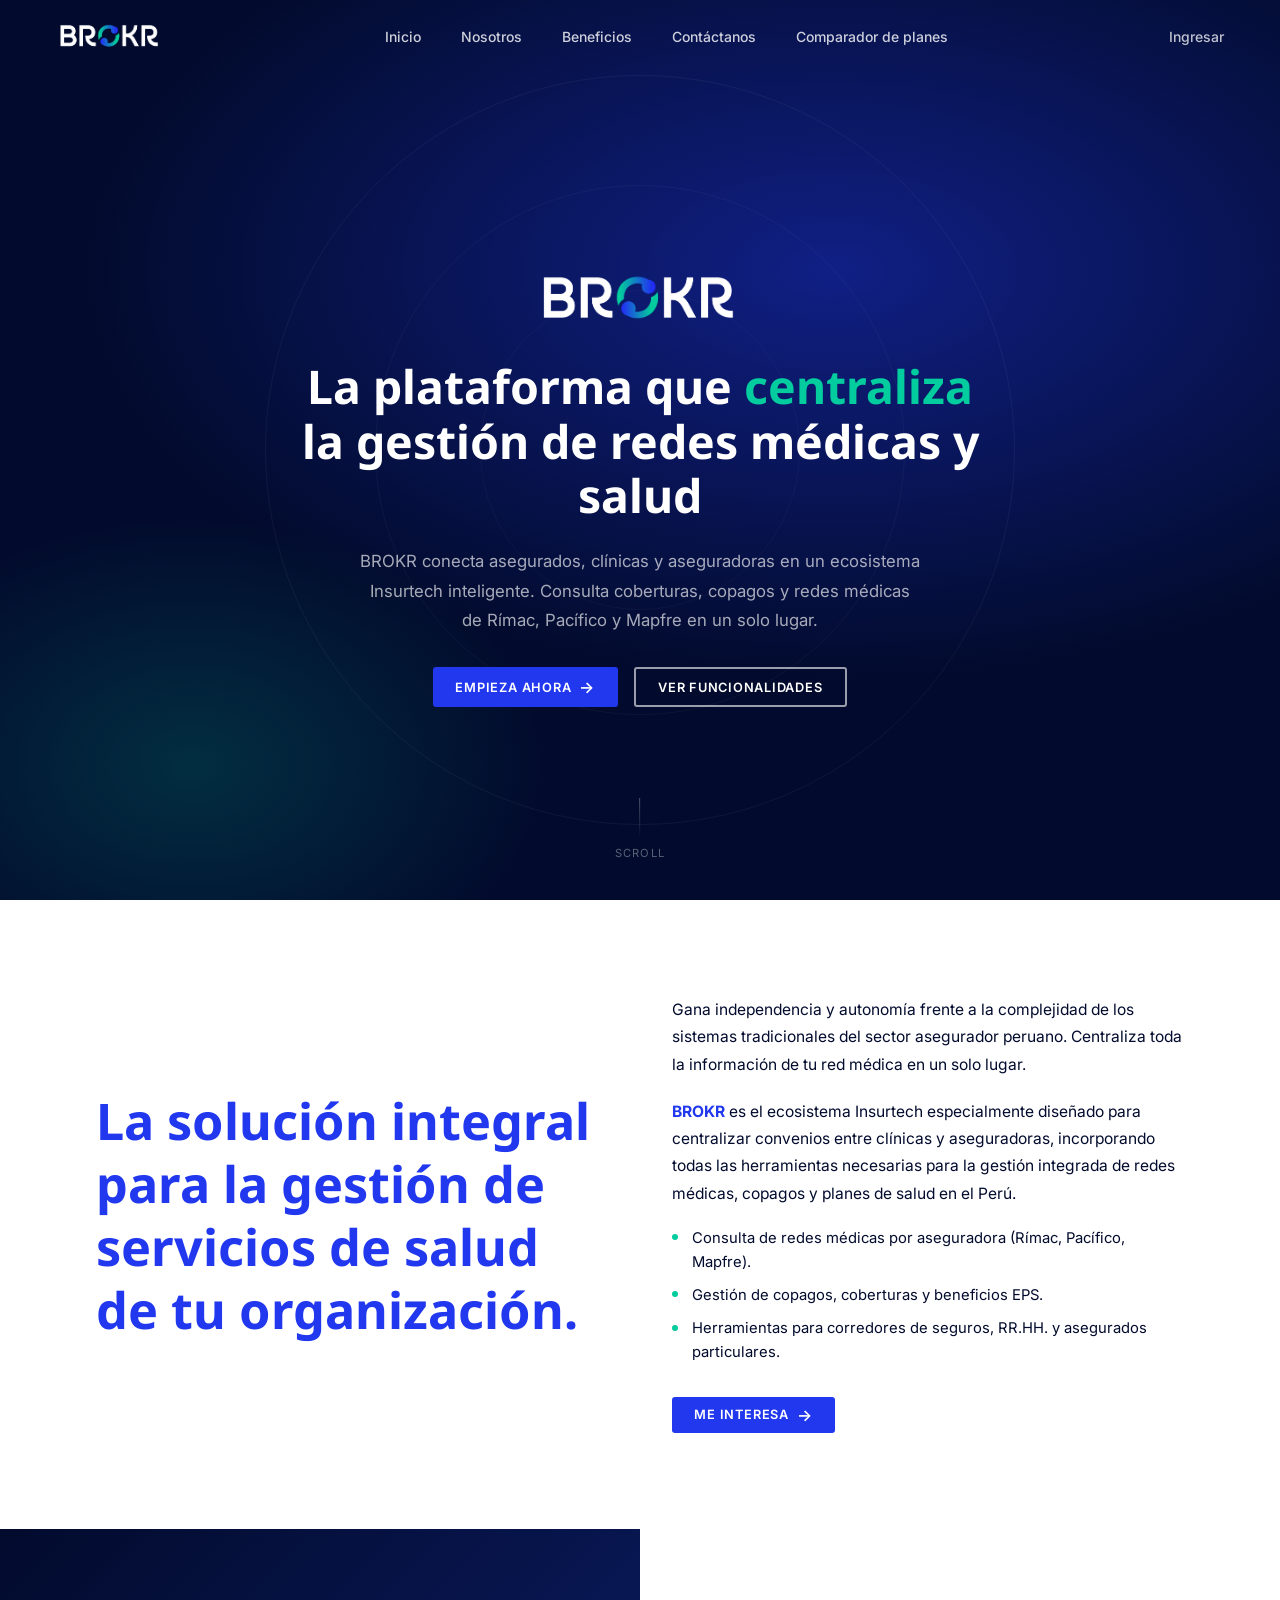
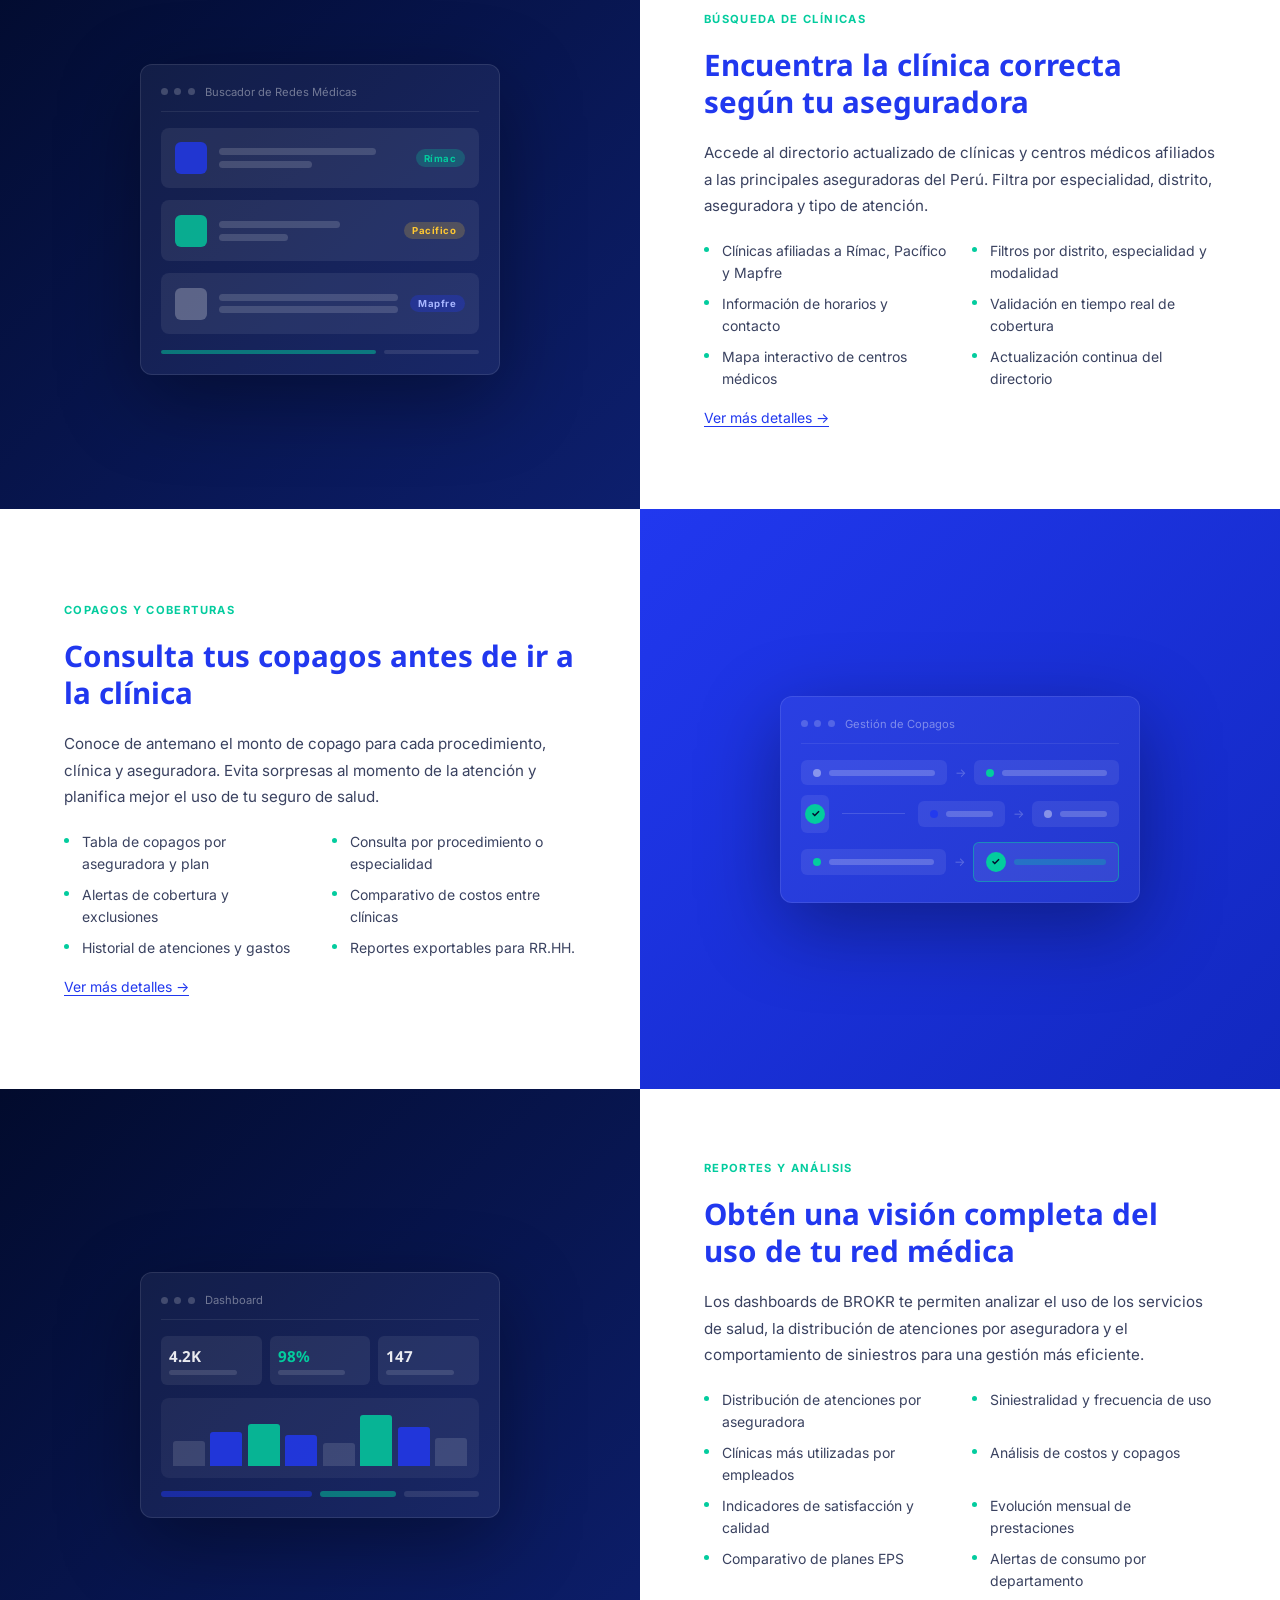
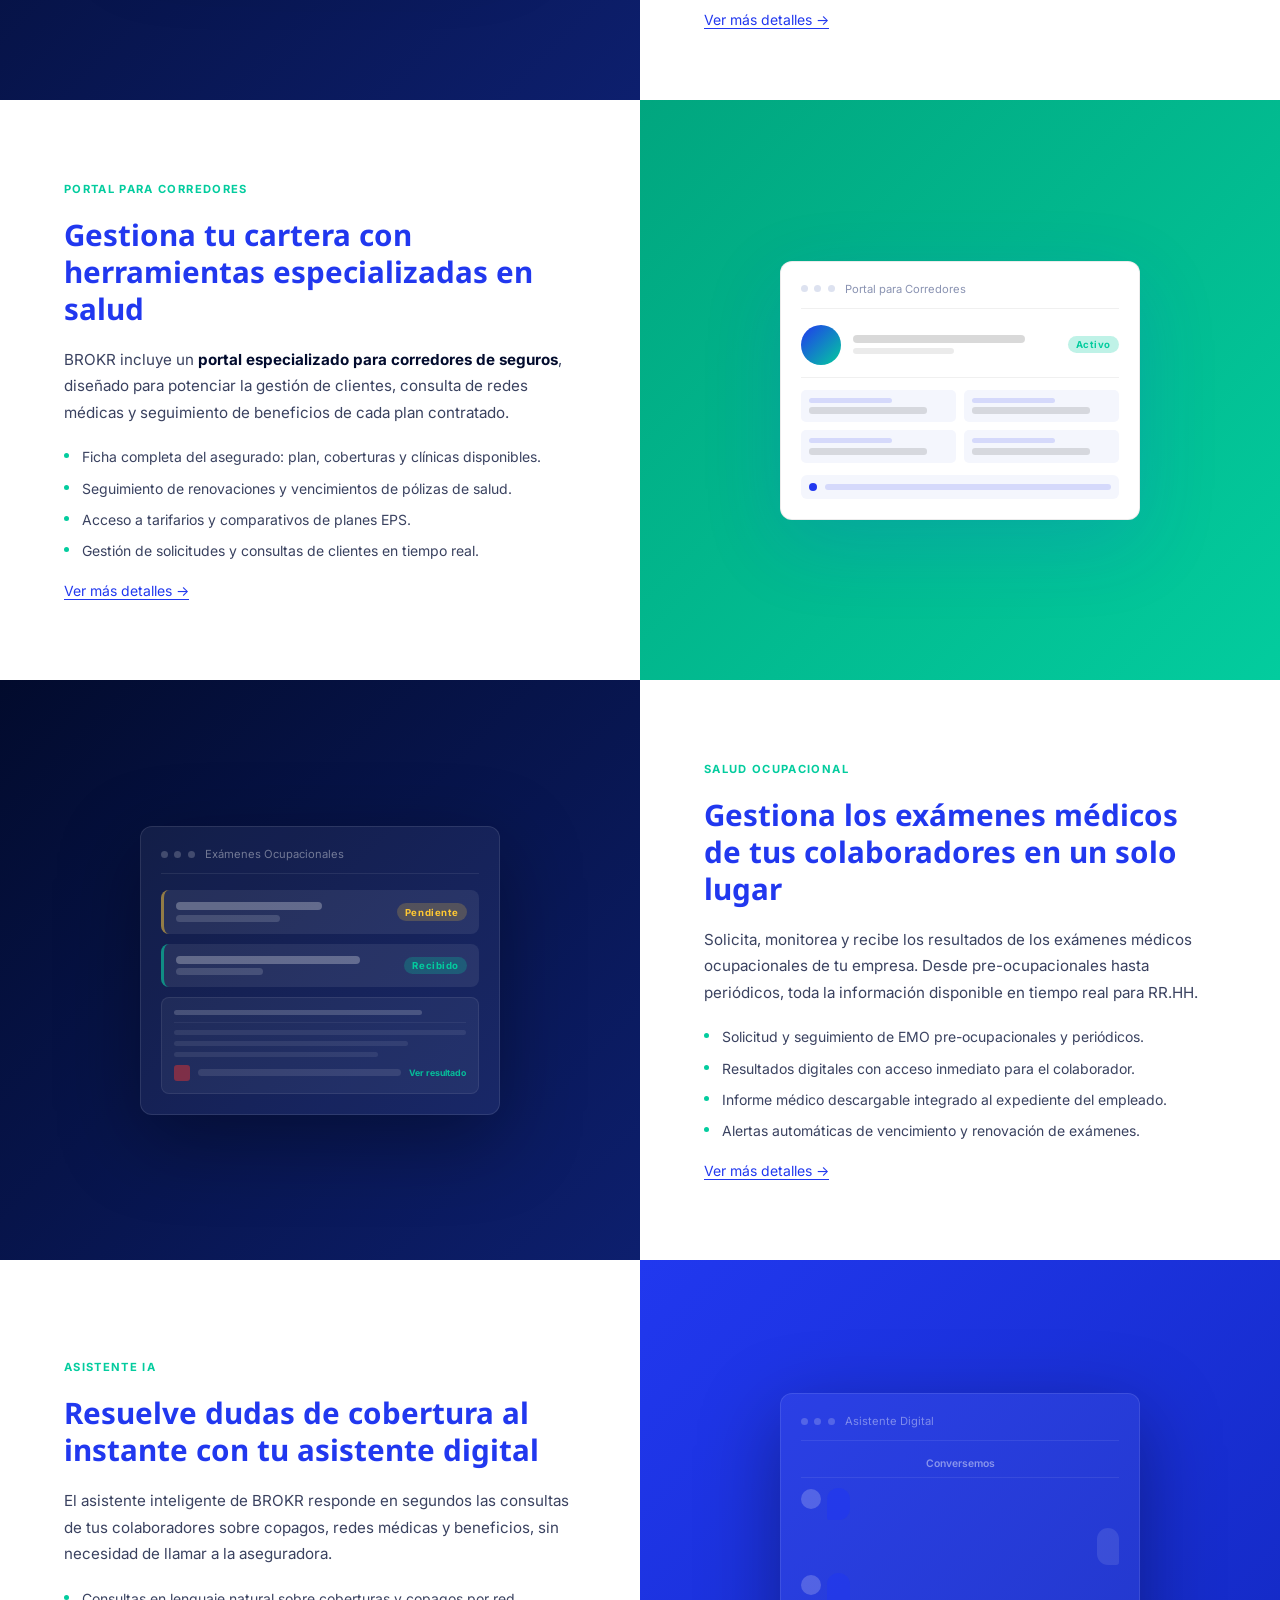
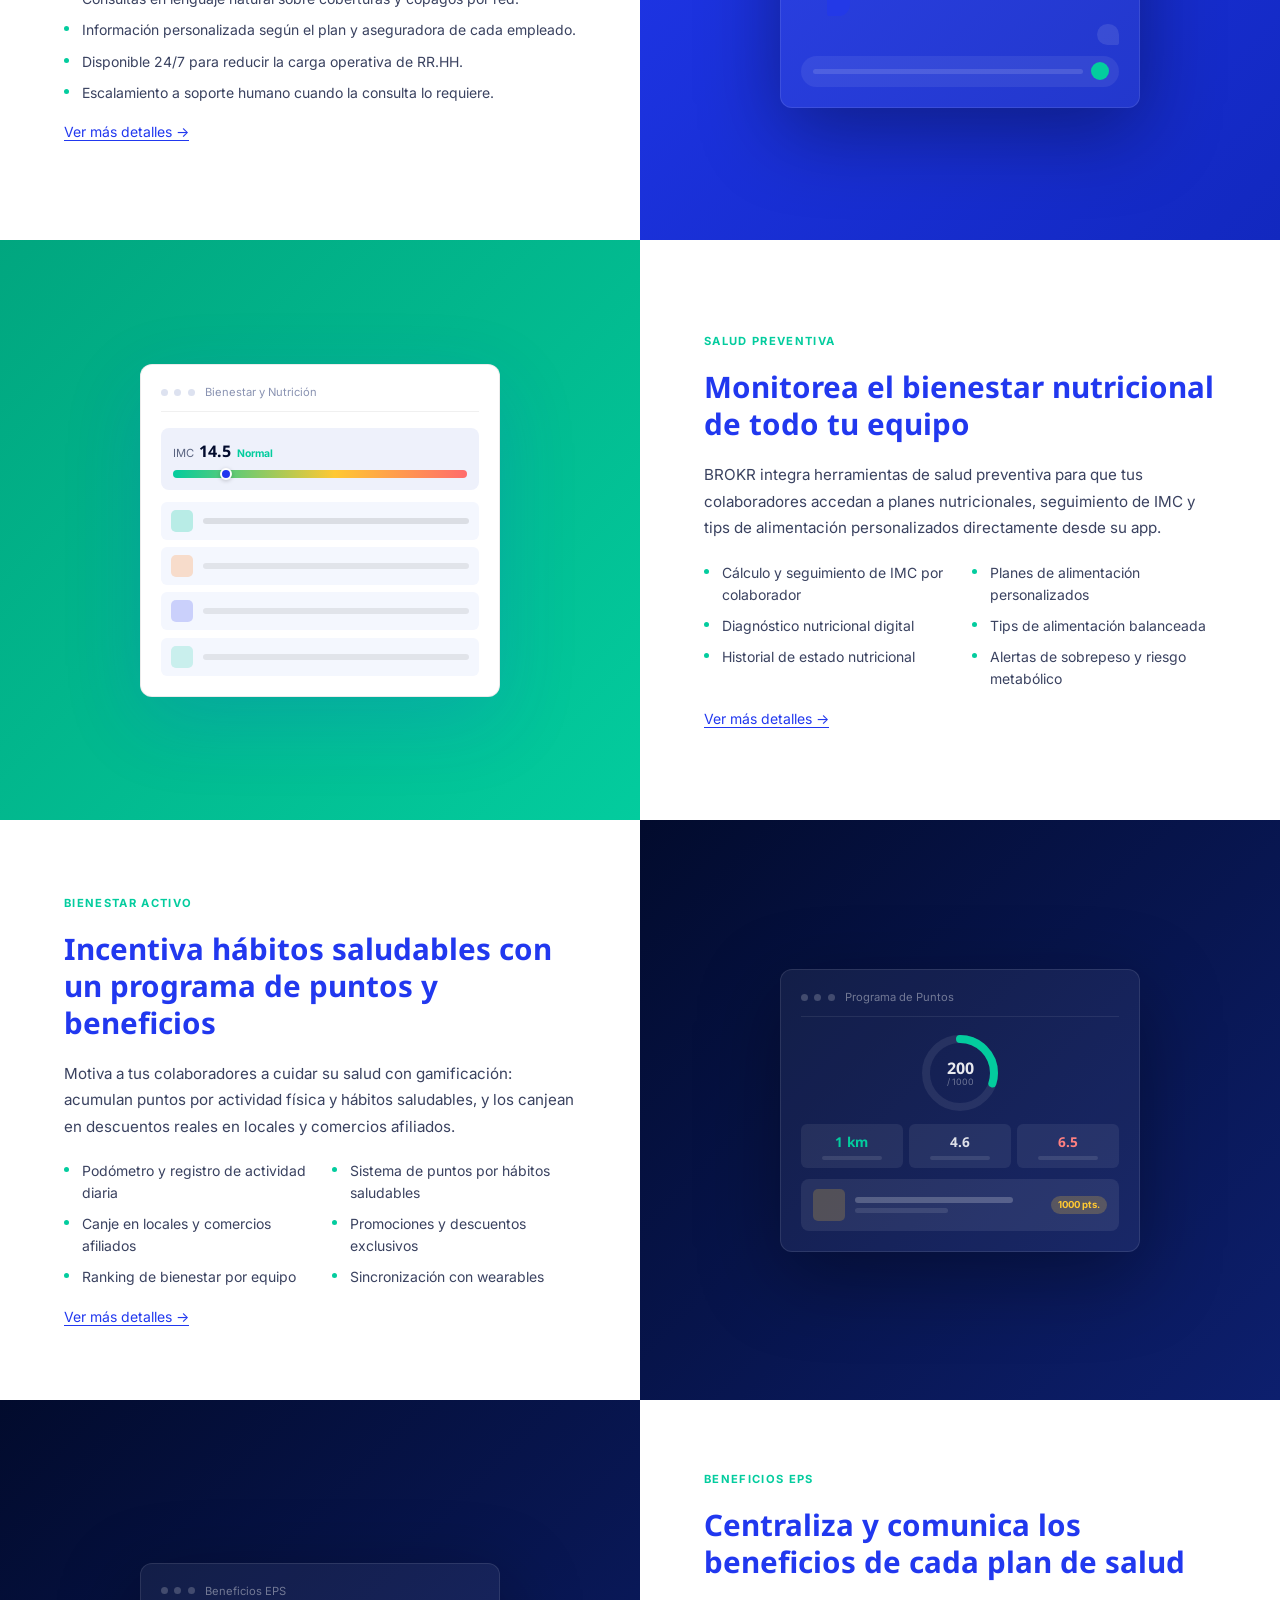
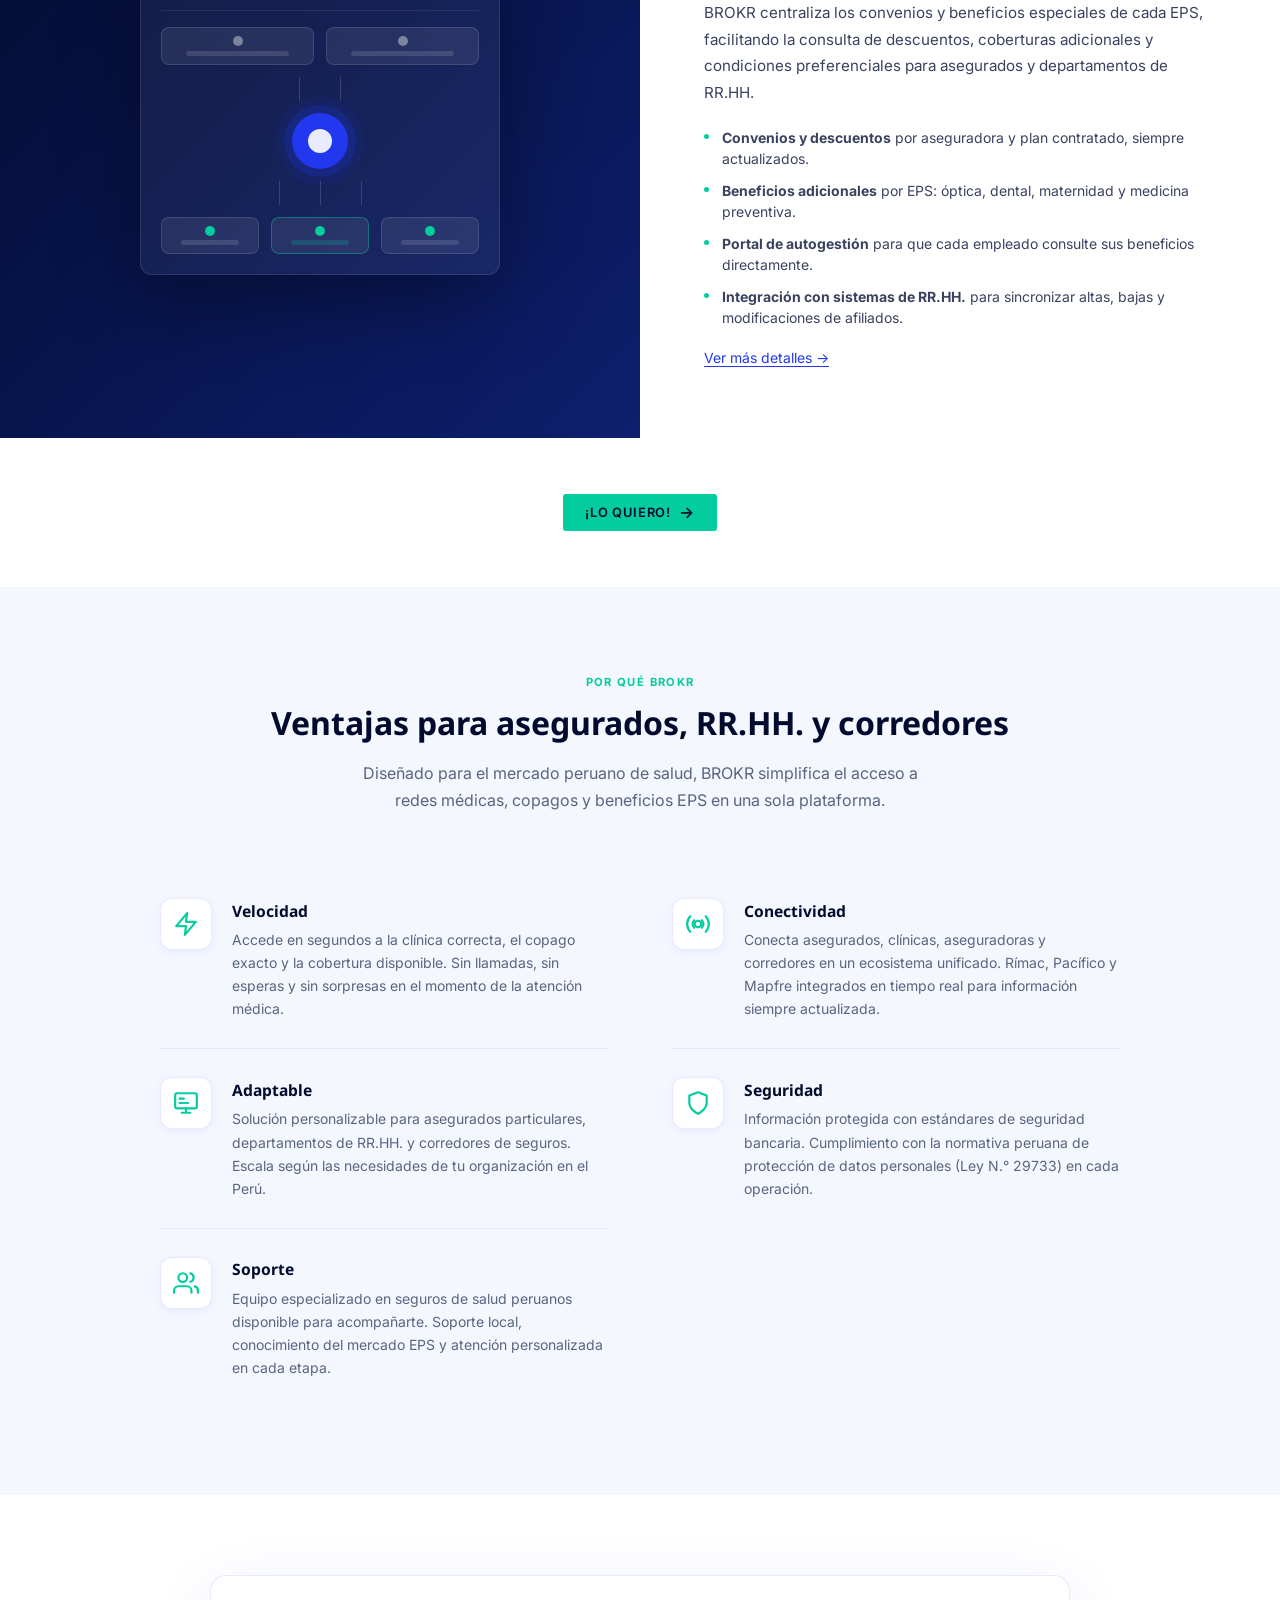
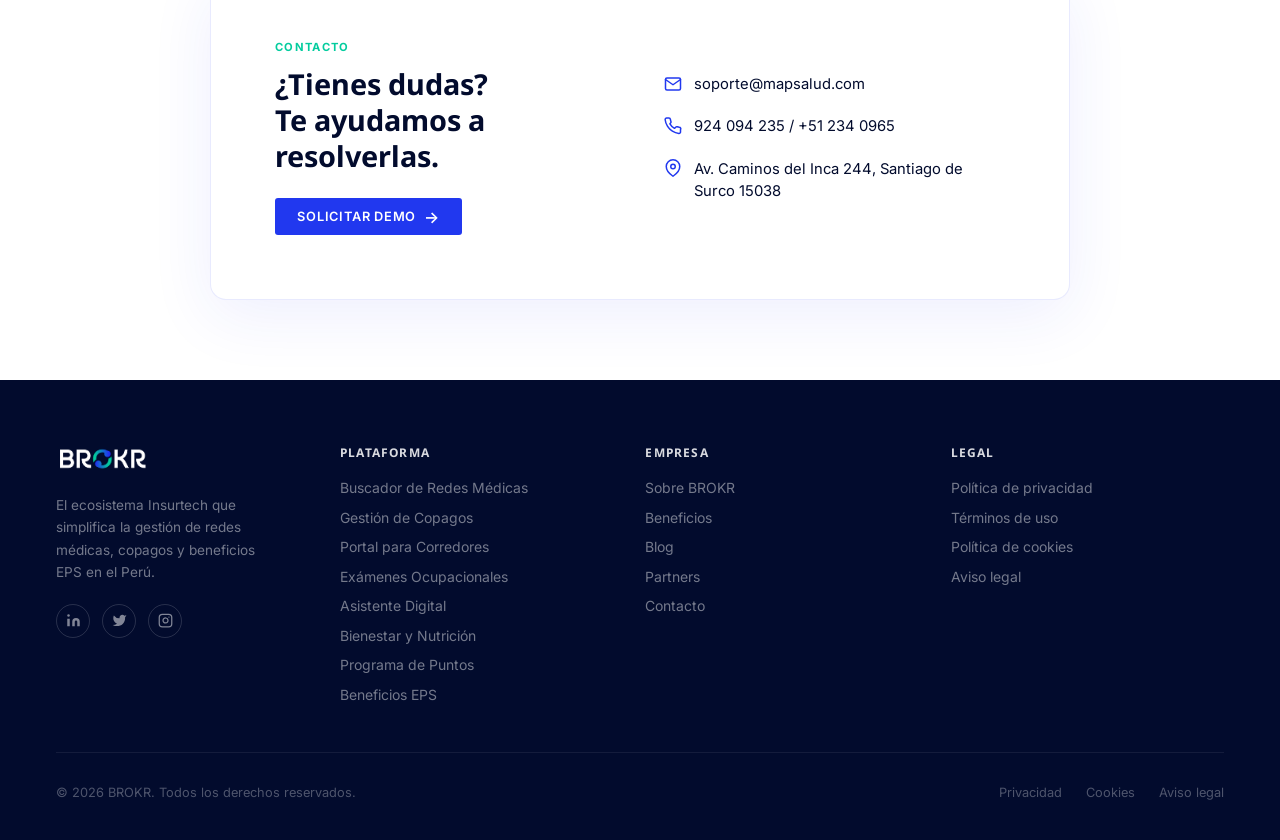
<file: index.html>
<!DOCTYPE html>
<html lang="es">
<head>
  <meta charset="UTF-8" />
  <meta name="viewport" content="width=device-width, initial-scale=1.0" />
  <title>BROKR — Gestión de Redes Médicas y Salud en el Perú</title>
  <link rel="stylesheet" href="/assets/css/main.css" />
  <link rel="stylesheet" href="/assets/css/home.css" />
</head>
<body>

  <!-- ── Navbar ────────────────────────────────────────────────────────────── -->
  <nav class="home-navbar at-top" id="navbar">
    <a href="/" class="navbar-logo">
      <img src="/assets/img/logo-blanco-colores.png" alt="BROKR" class="navbar-logo-img" />
    </a>

    <ul class="navbar-links">
      <li><a href="/" aria-current="page">Inicio</a></li>
      <li><a href="/nosotros/">Nosotros</a></li>
      <li><a href="/beneficios/">Beneficios</a></li>
      <li><a href="/contactanos/">Contáctanos</a></li>
      <li><a href="#">Comparador de planes</a></li>
    </ul>

    <div class="navbar-actions">
      <a href="#" class="navbar-area">Ingresar</a>
    </div>
  </nav>

  <!-- ── Hero ──────────────────────────────────────────────────────────────── -->
  <section class="hero">
    <div class="hero-bg"></div>
    <div class="hero-ring hero-ring--1"></div>
    <div class="hero-ring hero-ring--2"></div>
    <div class="hero-ring hero-ring--3"></div>

    <div class="hero-content">
      <img src="/assets/img/logo-blanco-colores.png" alt="BROKR" class="hero-logo" />

      <h1 class="hero-title">
        La plataforma que <em>centraliza</em><br/>
        la gestión de redes médicas y salud
      </h1>

      <p class="hero-subtitle">
        BROKR conecta asegurados, clínicas y aseguradoras en un ecosistema
        Insurtech inteligente. Consulta coberturas, copagos y redes médicas
        de Rímac, Pacífico y Mapfre en un solo lugar.
      </p>

      <div class="hero-actions">
        <a href="#contacto" class="btn btn--primary btn--lg">
          Empieza ahora <span class="btn-arrow">→</span>
        </a>
        <a href="#funcionalidades" class="btn btn--outline-white">
          Ver funcionalidades
        </a>
      </div>
    </div>

    <div class="hero-scroll">
      <div class="hero-scroll-line"></div>
      Scroll
    </div>
  </section>

  <!-- ── Intro ──────────────────────────────────────────────────────────────── -->
  <section class="intro" id="soluciones">
    <div class="intro__heading">
      <h2>La solución integral para la gestión de servicios de salud de tu organización.</h2>
    </div>

    <div class="intro__body">
      <p>
        Gana independencia y autonomía frente a la complejidad de los
        sistemas tradicionales del sector asegurador peruano. Centraliza
        toda la información de tu red médica en un solo lugar.
      </p>
      <p>
        <strong>BROKR</strong> es el ecosistema Insurtech especialmente diseñado
        para centralizar convenios entre clínicas y aseguradoras, incorporando
        todas las herramientas necesarias para la gestión integrada de redes
        médicas, copagos y planes de salud en el Perú.
      </p>
      <ul>
        <li>Consulta de redes médicas por aseguradora (Rímac, Pacífico, Mapfre).</li>
        <li>Gestión de copagos, coberturas y beneficios EPS.</li>
        <li>Herramientas para corredores de seguros, RR.HH. y asegurados particulares.</li>
      </ul>
      <div class="intro__cta">
        <a href="#contacto" class="btn btn--primary">
          Me interesa <span class="btn-arrow">→</span>
        </a>
      </div>
    </div>
  </section>

  <!-- ── Features ───────────────────────────────────────────────────────────── -->
  <div id="funcionalidades">

    <!-- Feature 1: Buscador de Redes Médicas -->
    <section class="feature-split">
      <div class="feature-split__visual feature-split__visual--dark">
        <div class="mockup">
          <div class="mockup-titlebar">
            <div class="mockup-dot"></div>
            <div class="mockup-dot"></div>
            <div class="mockup-dot"></div>
            <span class="mockup-title">Buscador de Redes Médicas</span>
          </div>
          <div class="mock-poliza">
            <div class="mock-card">
              <div class="mock-card-icon mock-card-icon--blue"></div>
              <div class="mock-card-lines">
                <div class="mock-line mock-line--w85"></div>
                <div class="mock-line mock-line--w50"></div>
              </div>
              <span class="mock-badge mock-badge--green">Rímac</span>
            </div>
            <div class="mock-card">
              <div class="mock-card-icon mock-card-icon--teal"></div>
              <div class="mock-card-lines">
                <div class="mock-line mock-line--w70"></div>
                <div class="mock-line mock-line--w40"></div>
              </div>
              <span class="mock-badge mock-badge--yellow">Pacífico</span>
            </div>
            <div class="mock-card">
              <div class="mock-card-icon mock-card-icon--light"></div>
              <div class="mock-card-lines">
                <div class="mock-line mock-line--w100"></div>
                <div class="mock-line mock-line--w60"></div>
              </div>
              <span class="mock-badge mock-badge--blue">Mapfre</span>
            </div>
            <div style="display:flex;gap:0.5rem;margin-top:0.25rem;">
              <div style="flex:1;height:4px;border-radius:2px;background:rgba(3,204,158,0.5)"></div>
              <div style="width:30%;height:4px;border-radius:2px;background:rgba(255,255,255,0.1)"></div>
            </div>
          </div>
        </div>
      </div>

      <div class="feature-split__content">
        <span class="feature-label">Búsqueda de clínicas</span>
        <h3 class="feature-title">Encuentra la clínica correcta según tu aseguradora</h3>
        <p class="feature-body">
          Accede al directorio actualizado de clínicas y centros médicos
          afiliados a las principales aseguradoras del Perú. Filtra por
          especialidad, distrito, aseguradora y tipo de atención.
        </p>
        <ul class="feature-list">
          <li>Clínicas afiliadas a Rímac, Pacífico y Mapfre</li>
          <li>Filtros por distrito, especialidad y modalidad</li>
          <li>Información de horarios y contacto</li>
          <li>Validación en tiempo real de cobertura</li>
          <li>Mapa interactivo de centros médicos</li>
          <li>Actualización continua del directorio</li>
        </ul>
        <a href="#contacto" class="feature-link">Ver más detalles →</a>
      </div>
    </section>

    <!-- Feature 2: Gestión de Copagos -->
    <section class="feature-split feature-split--reverse">
      <div class="feature-split__visual feature-split__visual--blue">
        <div class="mockup">
          <div class="mockup-titlebar">
            <div class="mockup-dot"></div>
            <div class="mockup-dot"></div>
            <div class="mockup-dot"></div>
            <span class="mockup-title">Gestión de Copagos</span>
          </div>
          <div class="mock-flow">
            <div class="mock-flow-row">
              <div class="mock-flow-node">
                <div class="mock-flow-node-dot mock-flow-node-dot--white"></div>
                <div class="mock-line mock-line--w70" style="background:rgba(255,255,255,0.2);height:6px;border-radius:3px;flex:1"></div>
              </div>
              <span class="mock-flow-arrow">→</span>
              <div class="mock-flow-node">
                <div class="mock-flow-node-dot mock-flow-node-dot--teal"></div>
                <div class="mock-line mock-line--w70" style="background:rgba(255,255,255,0.2);height:6px;border-radius:3px;flex:1"></div>
              </div>
            </div>
            <div class="mock-flow-row">
              <div class="mock-flow-node" style="flex:none;width:28px;justify-content:center;">
                <div class="mock-flow-check">✓</div>
              </div>
              <div style="flex:1;height:1px;background:rgba(255,255,255,0.15);margin:0 0.3rem;align-self:center;"></div>
              <div class="mock-flow-node">
                <div class="mock-flow-node-dot mock-flow-node-dot--blue"></div>
                <div class="mock-line mock-line--w70" style="background:rgba(255,255,255,0.2);height:6px;border-radius:3px;flex:1"></div>
              </div>
              <span class="mock-flow-arrow">→</span>
              <div class="mock-flow-node">
                <div class="mock-flow-node-dot mock-flow-node-dot--white"></div>
                <div class="mock-line mock-line--w70" style="background:rgba(255,255,255,0.2);height:6px;border-radius:3px;flex:1"></div>
              </div>
            </div>
            <div class="mock-flow-row">
              <div class="mock-flow-node">
                <div class="mock-flow-node-dot mock-flow-node-dot--teal"></div>
                <div class="mock-line mock-line--w70" style="background:rgba(255,255,255,0.2);height:6px;border-radius:3px;flex:1"></div>
              </div>
              <span class="mock-flow-arrow">→</span>
              <div class="mock-flow-node" style="border:1px solid rgba(3,204,158,0.5);">
                <div class="mock-flow-check">✓</div>
                <div class="mock-line mock-line--w70" style="background:rgba(3,204,158,0.3);height:6px;border-radius:3px;flex:1"></div>
              </div>
            </div>
          </div>
        </div>
      </div>

      <div class="feature-split__content">
        <span class="feature-label">Copagos y coberturas</span>
        <h3 class="feature-title">Consulta tus copagos antes de ir a la clínica</h3>
        <p class="feature-body">
          Conoce de antemano el monto de copago para cada procedimiento,
          clínica y aseguradora. Evita sorpresas al momento de la atención
          y planifica mejor el uso de tu seguro de salud.
        </p>
        <ul class="feature-list">
          <li>Tabla de copagos por aseguradora y plan</li>
          <li>Consulta por procedimiento o especialidad</li>
          <li>Alertas de cobertura y exclusiones</li>
          <li>Comparativo de costos entre clínicas</li>
          <li>Historial de atenciones y gastos</li>
          <li>Reportes exportables para RR.HH.</li>
        </ul>
        <a href="#contacto" class="feature-link">Ver más detalles →</a>
      </div>
    </section>

    <!-- Feature 3: Dashboard BI -->
    <section class="feature-split">
      <div class="feature-split__visual feature-split__visual--dark">
        <div class="mockup">
          <div class="mockup-titlebar">
            <div class="mockup-dot"></div>
            <div class="mockup-dot"></div>
            <div class="mockup-dot"></div>
            <span class="mockup-title">Dashboard</span>
          </div>
          <div class="mock-dashboard">
            <div class="mock-stats-row">
              <div class="mock-stat">
                <div class="mock-stat-value">4.2K</div>
                <div class="mock-stat-label"></div>
              </div>
              <div class="mock-stat">
                <div class="mock-stat-value" style="color:var(--color-celeste)">98%</div>
                <div class="mock-stat-label"></div>
              </div>
              <div class="mock-stat">
                <div class="mock-stat-value">147</div>
                <div class="mock-stat-label"></div>
              </div>
            </div>
            <div class="mock-chart">
              <div class="mock-bar mock-bar--faded" style="height:45%"></div>
              <div class="mock-bar mock-bar--blue"  style="height:60%"></div>
              <div class="mock-bar mock-bar--teal"  style="height:75%"></div>
              <div class="mock-bar mock-bar--blue"  style="height:55%"></div>
              <div class="mock-bar mock-bar--faded" style="height:40%"></div>
              <div class="mock-bar mock-bar--teal"  style="height:90%"></div>
              <div class="mock-bar mock-bar--blue"  style="height:70%"></div>
              <div class="mock-bar mock-bar--faded" style="height:50%"></div>
            </div>
            <div style="display:flex;gap:0.5rem;">
              <div style="flex:2;height:6px;border-radius:3px;background:rgba(33,56,239,0.5)"></div>
              <div style="flex:1;height:6px;border-radius:3px;background:rgba(3,204,158,0.5)"></div>
              <div style="flex:1;height:6px;border-radius:3px;background:rgba(255,255,255,0.1)"></div>
            </div>
          </div>
        </div>
      </div>

      <div class="feature-split__content">
        <span class="feature-label">Reportes y análisis</span>
        <h3 class="feature-title">Obtén una visión completa del uso de tu red médica</h3>
        <p class="feature-body">
          Los dashboards de BROKR te permiten analizar el uso de los
          servicios de salud, la distribución de atenciones por aseguradora
          y el comportamiento de siniestros para una gestión más eficiente.
        </p>
        <ul class="feature-list">
          <li>Distribución de atenciones por aseguradora</li>
          <li>Siniestralidad y frecuencia de uso</li>
          <li>Clínicas más utilizadas por empleados</li>
          <li>Análisis de costos y copagos</li>
          <li>Indicadores de satisfacción y calidad</li>
          <li>Evolución mensual de prestaciones</li>
          <li>Comparativo de planes EPS</li>
          <li>Alertas de consumo por departamento</li>
        </ul>
        <a href="#contacto" class="feature-link">Ver más detalles →</a>
      </div>
    </section>

    <!-- Feature 4: Portal para Corredores -->
    <section class="feature-split feature-split--reverse">
      <div class="feature-split__visual feature-split__visual--teal">
        <div class="mockup mockup--light">
          <div class="mockup-titlebar">
            <div class="mockup-dot"></div>
            <div class="mockup-dot"></div>
            <div class="mockup-dot"></div>
            <span class="mockup-title" style="color:#8a93b2">Portal para Corredores</span>
          </div>
          <div class="mock-client">
            <div class="mock-client-header">
              <div class="mock-avatar"></div>
              <div class="mock-client-info">
                <div class="mock-line mock-line--w85" style="background:rgba(0,0,0,0.15);height:8px;border-radius:4px"></div>
                <div class="mock-line mock-line--w50" style="background:rgba(0,0,0,0.08);height:6px;border-radius:3px"></div>
              </div>
              <span class="mock-badge mock-badge--green">Activo</span>
            </div>
            <div class="mock-field-row">
              <div class="mock-field"><div class="mock-field-label"></div><div class="mock-field-value"></div></div>
              <div class="mock-field"><div class="mock-field-label"></div><div class="mock-field-value"></div></div>
              <div class="mock-field"><div class="mock-field-label"></div><div class="mock-field-value"></div></div>
              <div class="mock-field"><div class="mock-field-label"></div><div class="mock-field-value"></div></div>
            </div>
            <div style="background:#f4f6fd;border-radius:6px;padding:0.5rem;display:flex;gap:0.5rem;align-items:center;">
              <div style="width:8px;height:8px;border-radius:50%;background:var(--color-azul);flex-shrink:0;"></div>
              <div style="flex:1;height:6px;border-radius:3px;background:rgba(33,56,239,0.15)"></div>
            </div>
          </div>
        </div>
      </div>

      <div class="feature-split__content">
        <span class="feature-label">Portal para corredores</span>
        <h3 class="feature-title">Gestiona tu cartera con herramientas especializadas en salud</h3>
        <p class="feature-body">
          BROKR incluye un <strong>portal especializado para corredores de seguros</strong>,
          diseñado para potenciar la gestión de clientes, consulta de redes
          médicas y seguimiento de beneficios de cada plan contratado.
        </p>
        <ul class="feature-list feature-list--single">
          <li>Ficha completa del asegurado: plan, coberturas y clínicas disponibles.</li>
          <li>Seguimiento de renovaciones y vencimientos de pólizas de salud.</li>
          <li>Acceso a tarifarios y comparativos de planes EPS.</li>
          <li>Gestión de solicitudes y consultas de clientes en tiempo real.</li>
        </ul>
        <a href="#contacto" class="feature-link">Ver más detalles →</a>
      </div>
    </section>

    <!-- Feature 5: Exámenes Médicos Ocupacionales -->
    <section class="feature-split">
      <div class="feature-split__visual feature-split__visual--dark">
        <div class="mockup">
          <div class="mockup-titlebar">
            <div class="mockup-dot"></div>
            <div class="mockup-dot"></div>
            <div class="mockup-dot"></div>
            <span class="mockup-title">Exámenes Ocupacionales</span>
          </div>
          <div class="mock-emo">
            <div class="mock-emo-card">
              <div class="mock-emo-info">
                <div class="mock-line mock-line--w70" style="background:rgba(255,255,255,0.28);height:8px;border-radius:4px"></div>
                <div class="mock-line mock-line--w50" style="margin-top:0.3rem"></div>
              </div>
              <span class="mock-badge mock-badge--pending">Pendiente</span>
            </div>
            <div class="mock-emo-card mock-emo-card--received">
              <div class="mock-emo-info">
                <div class="mock-line mock-line--w85" style="background:rgba(255,255,255,0.28);height:8px;border-radius:4px"></div>
                <div class="mock-line mock-line--w40" style="margin-top:0.3rem"></div>
              </div>
              <span class="mock-badge mock-badge--green">Recibido</span>
            </div>
            <div class="mock-emo-report">
              <div class="mock-emo-report-header">
                <div class="mock-line mock-line--w85" style="background:rgba(255,255,255,0.18);height:5px;border-radius:3px"></div>
              </div>
              <div class="mock-emo-rows">
                <div class="mock-emo-row"></div>
                <div class="mock-emo-row" style="width:80%"></div>
                <div class="mock-emo-row" style="width:70%"></div>
              </div>
              <div style="margin-top:0.5rem;display:flex;align-items:center;gap:0.5rem;">
                <div style="width:16px;height:16px;border-radius:3px;background:rgba(220,50,50,0.5);flex-shrink:0"></div>
                <div class="mock-line mock-line--w70" style="background:rgba(255,255,255,0.1)"></div>
                <span style="font-size:0.55rem;color:rgba(3,204,158,0.9);font-family:var(--font-body);white-space:nowrap;font-weight:700">Ver resultado</span>
              </div>
            </div>
          </div>
        </div>
      </div>

      <div class="feature-split__content">
        <span class="feature-label">Salud ocupacional</span>
        <h3 class="feature-title">Gestiona los exámenes médicos de tus colaboradores en un solo lugar</h3>
        <p class="feature-body">
          Solicita, monitorea y recibe los resultados de los exámenes médicos
          ocupacionales de tu empresa. Desde pre-ocupacionales hasta periódicos,
          toda la información disponible en tiempo real para RR.HH.
        </p>
        <ul class="feature-list feature-list--single">
          <li>Solicitud y seguimiento de EMO pre-ocupacionales y periódicos.</li>
          <li>Resultados digitales con acceso inmediato para el colaborador.</li>
          <li>Informe médico descargable integrado al expediente del empleado.</li>
          <li>Alertas automáticas de vencimiento y renovación de exámenes.</li>
        </ul>
        <a href="#contacto" class="feature-link">Ver más detalles →</a>
      </div>
    </section>

    <!-- Feature 6: Asistente Digital -->
    <section class="feature-split feature-split--reverse">
      <div class="feature-split__visual feature-split__visual--blue">
        <div class="mockup">
          <div class="mockup-titlebar">
            <div class="mockup-dot"></div>
            <div class="mockup-dot"></div>
            <div class="mockup-dot"></div>
            <span class="mockup-title">Asistente Digital</span>
          </div>
          <div class="mock-chat">
            <div class="mock-chat-name">Conversemos</div>
            <div class="mock-bubble mock-bubble--bot">
              <div class="mock-bubble-avatar"></div>
              <div class="mock-bubble-text">
                <div class="mock-line" style="background:rgba(255,255,255,0.4);height:5px;width:90%;border-radius:3px"></div>
                <div class="mock-line" style="background:rgba(255,255,255,0.25);height:5px;width:70%;border-radius:3px;margin-top:0.3rem"></div>
              </div>
            </div>
            <div class="mock-bubble mock-bubble--user">
              <div class="mock-line" style="background:rgba(255,255,255,0.3);height:5px;width:85%;border-radius:3px"></div>
              <div class="mock-line" style="background:rgba(255,255,255,0.18);height:5px;width:55%;border-radius:3px;margin-top:0.3rem"></div>
            </div>
            <div class="mock-bubble mock-bubble--bot">
              <div class="mock-bubble-avatar"></div>
              <div class="mock-bubble-text">
                <div class="mock-line" style="background:rgba(255,255,255,0.4);height:5px;width:95%;border-radius:3px"></div>
                <div class="mock-line" style="background:rgba(255,255,255,0.25);height:5px;width:80%;border-radius:3px;margin-top:0.3rem"></div>
                <div class="mock-line" style="background:rgba(255,255,255,0.2);height:5px;width:65%;border-radius:3px;margin-top:0.3rem"></div>
              </div>
            </div>
            <div class="mock-bubble mock-bubble--user">
              <div class="mock-line" style="background:rgba(255,255,255,0.28);height:5px;width:72%;border-radius:3px"></div>
            </div>
            <div class="mock-chat-input">
              <div class="mock-line" style="background:rgba(255,255,255,0.12);height:5px;width:60%;border-radius:3px;flex:1"></div>
              <div class="mock-chat-send"></div>
            </div>
          </div>
        </div>
      </div>

      <div class="feature-split__content">
        <span class="feature-label">Asistente IA</span>
        <h3 class="feature-title">Resuelve dudas de cobertura al instante con tu asistente digital</h3>
        <p class="feature-body">
          El asistente inteligente de BROKR responde en segundos las consultas
          de tus colaboradores sobre copagos, redes médicas y beneficios,
          sin necesidad de llamar a la aseguradora.
        </p>
        <ul class="feature-list feature-list--single">
          <li>Consultas en lenguaje natural sobre coberturas y copagos por red.</li>
          <li>Información personalizada según el plan y aseguradora de cada empleado.</li>
          <li>Disponible 24/7 para reducir la carga operativa de RR.HH.</li>
          <li>Escalamiento a soporte humano cuando la consulta lo requiere.</li>
        </ul>
        <a href="#contacto" class="feature-link">Ver más detalles →</a>
      </div>
    </section>

    <!-- Feature 7: Bienestar y Nutrición -->
    <section class="feature-split">
      <div class="feature-split__visual feature-split__visual--teal">
        <div class="mockup mockup--light">
          <div class="mockup-titlebar">
            <div class="mockup-dot"></div>
            <div class="mockup-dot"></div>
            <div class="mockup-dot"></div>
            <span class="mockup-title" style="color:#8a93b2">Bienestar y Nutrición</span>
          </div>
          <div class="mock-wellness">
            <div class="mock-imc">
              <div class="mock-imc-label">IMC <strong>14.5</strong> <span class="mock-imc-status">Normal</span></div>
              <div class="mock-imc-bar">
                <div class="mock-imc-dot"></div>
              </div>
            </div>
            <div class="mock-wellness-menu">
              <div class="mock-wellness-item">
                <div class="mock-wellness-icon mock-wellness-icon--green"></div>
                <div class="mock-line mock-line--w85" style="background:rgba(0,0,0,0.1);height:6px;border-radius:3px;flex:1"></div>
              </div>
              <div class="mock-wellness-item">
                <div class="mock-wellness-icon mock-wellness-icon--orange"></div>
                <div class="mock-line mock-line--w70" style="background:rgba(0,0,0,0.08);height:6px;border-radius:3px;flex:1"></div>
              </div>
              <div class="mock-wellness-item">
                <div class="mock-wellness-icon mock-wellness-icon--blue"></div>
                <div class="mock-line mock-line--w100" style="background:rgba(0,0,0,0.08);height:6px;border-radius:3px;flex:1"></div>
              </div>
              <div class="mock-wellness-item">
                <div class="mock-wellness-icon mock-wellness-icon--teal"></div>
                <div class="mock-line mock-line--w60" style="background:rgba(0,0,0,0.08);height:6px;border-radius:3px;flex:1"></div>
              </div>
            </div>
          </div>
        </div>
      </div>

      <div class="feature-split__content">
        <span class="feature-label">Salud preventiva</span>
        <h3 class="feature-title">Monitorea el bienestar nutricional de todo tu equipo</h3>
        <p class="feature-body">
          BROKR integra herramientas de salud preventiva para que tus colaboradores
          accedan a planes nutricionales, seguimiento de IMC y tips de alimentación
          personalizados directamente desde su app.
        </p>
        <ul class="feature-list">
          <li>Cálculo y seguimiento de IMC por colaborador</li>
          <li>Planes de alimentación personalizados</li>
          <li>Diagnóstico nutricional digital</li>
          <li>Tips de alimentación balanceada</li>
          <li>Historial de estado nutricional</li>
          <li>Alertas de sobrepeso y riesgo metabólico</li>
        </ul>
        <a href="#contacto" class="feature-link">Ver más detalles →</a>
      </div>
    </section>

    <!-- Feature 8: Programa de Puntos y Bienestar Activo -->
    <section class="feature-split feature-split--reverse">
      <div class="feature-split__visual feature-split__visual--dark">
        <div class="mockup">
          <div class="mockup-titlebar">
            <div class="mockup-dot"></div>
            <div class="mockup-dot"></div>
            <div class="mockup-dot"></div>
            <span class="mockup-title">Programa de Puntos</span>
          </div>
          <div class="mock-activity">
            <div class="mock-activity-ring">
              <svg viewBox="0 0 80 80" width="80" height="80">
                <circle cx="40" cy="40" r="34" fill="none" stroke="rgba(255,255,255,0.08)" stroke-width="8"/>
                <circle cx="40" cy="40" r="34" fill="none" stroke="var(--color-celeste)" stroke-width="8" stroke-dasharray="213" stroke-dashoffset="149" stroke-linecap="round" transform="rotate(-90 40 40)"/>
              </svg>
              <div class="mock-activity-steps">
                <span class="mock-activity-num">200</span>
                <span class="mock-activity-sub">/ 1000</span>
              </div>
            </div>
            <div class="mock-activity-stats">
              <div class="mock-activity-stat">
                <div class="mock-activity-stat-val" style="color:var(--color-celeste)">1 km</div>
                <div class="mock-activity-stat-lbl"></div>
              </div>
              <div class="mock-activity-stat">
                <div class="mock-activity-stat-val">4.6</div>
                <div class="mock-activity-stat-lbl"></div>
              </div>
              <div class="mock-activity-stat">
                <div class="mock-activity-stat-val" style="color:#ff8080">6.5</div>
                <div class="mock-activity-stat-lbl"></div>
              </div>
            </div>
            <div class="mock-promo-card">
              <div class="mock-promo-img"></div>
              <div class="mock-promo-info">
                <div class="mock-line mock-line--w85" style="background:rgba(255,255,255,0.22);height:6px;border-radius:3px"></div>
                <div class="mock-line mock-line--w50" style="background:rgba(255,255,255,0.1);height:5px;border-radius:3px;margin-top:0.3rem"></div>
              </div>
              <span class="mock-pts-badge">1000 pts.</span>
            </div>
          </div>
        </div>
      </div>

      <div class="feature-split__content">
        <span class="feature-label">Bienestar activo</span>
        <h3 class="feature-title">Incentiva hábitos saludables con un programa de puntos y beneficios</h3>
        <p class="feature-body">
          Motiva a tus colaboradores a cuidar su salud con gamificación: acumulan
          puntos por actividad física y hábitos saludables, y los canjean en
          descuentos reales en locales y comercios afiliados.
        </p>
        <ul class="feature-list">
          <li>Podómetro y registro de actividad diaria</li>
          <li>Sistema de puntos por hábitos saludables</li>
          <li>Canje en locales y comercios afiliados</li>
          <li>Promociones y descuentos exclusivos</li>
          <li>Ranking de bienestar por equipo</li>
          <li>Sincronización con wearables</li>
        </ul>
        <a href="#contacto" class="feature-link">Ver más detalles →</a>
      </div>
    </section>

    <!-- Feature 9: Beneficios EPS -->
    <section class="feature-split" id="integraciones">
      <div class="feature-split__visual feature-split__visual--dark">
        <div class="mockup">
          <div class="mockup-titlebar">
            <div class="mockup-dot"></div>
            <div class="mockup-dot"></div>
            <div class="mockup-dot"></div>
            <span class="mockup-title">Beneficios EPS</span>
          </div>
          <div class="mock-api">
            <div class="mock-api-row">
              <div class="mock-api-node">
                <div class="mock-api-dot" style="background:rgba(255,255,255,0.4)"></div>
                <div style="height:5px;border-radius:3px;background:rgba(255,255,255,0.12);width:80%"></div>
              </div>
              <div class="mock-api-node">
                <div class="mock-api-dot" style="background:rgba(255,255,255,0.4)"></div>
                <div style="height:5px;border-radius:3px;background:rgba(255,255,255,0.12);width:80%"></div>
              </div>
            </div>
            <div style="display:flex;gap:2.5rem;align-items:flex-end;">
              <div class="mock-api-connector"></div>
              <div class="mock-api-connector"></div>
            </div>
            <div class="mock-api-hub">
              <div class="mock-api-hub-inner"></div>
            </div>
            <div style="display:flex;gap:2.5rem;align-items:flex-start;">
              <div class="mock-api-connector"></div>
              <div class="mock-api-connector"></div>
              <div class="mock-api-connector"></div>
            </div>
            <div class="mock-api-row">
              <div class="mock-api-node">
                <div class="mock-api-dot"></div>
                <div style="height:5px;border-radius:3px;background:rgba(255,255,255,0.12);width:80%"></div>
              </div>
              <div class="mock-api-node" style="border-color:rgba(3,204,158,0.4)">
                <div class="mock-api-dot" style="background:var(--color-celeste)"></div>
                <div style="height:5px;border-radius:3px;background:rgba(3,204,158,0.2);width:80%"></div>
              </div>
              <div class="mock-api-node">
                <div class="mock-api-dot"></div>
                <div style="height:5px;border-radius:3px;background:rgba(255,255,255,0.12);width:80%"></div>
              </div>
            </div>
          </div>
        </div>
      </div>

      <div class="feature-split__content">
        <span class="feature-label">Beneficios EPS</span>
        <h3 class="feature-title">Centraliza y comunica los beneficios de cada plan de salud</h3>
        <p class="feature-body">
          BROKR centraliza los convenios y beneficios especiales de cada EPS,
          facilitando la consulta de descuentos, coberturas adicionales y
          condiciones preferenciales para asegurados y departamentos de RR.HH.
        </p>
        <ul class="feature-list feature-list--single">
          <li><strong>Convenios y descuentos</strong> por aseguradora y plan contratado, siempre actualizados.</li>
          <li><strong>Beneficios adicionales</strong> por EPS: óptica, dental, maternidad y medicina preventiva.</li>
          <li><strong>Portal de autogestión</strong> para que cada empleado consulte sus beneficios directamente.</li>
          <li><strong>Integración con sistemas de RR.HH.</strong> para sincronizar altas, bajas y modificaciones de afiliados.</li>
        </ul>
        <a href="#contacto" class="feature-link">Ver más detalles →</a>
      </div>
    </section>

  </div>

  <!-- ── CTA intermedio ─────────────────────────────────────────────────────── -->
  <div class="section-divider-cta">
    <a href="#contacto" class="btn btn--celeste">
      ¡Lo quiero! <span class="btn-arrow">→</span>
    </a>
  </div>

  <!-- ── Ventajas ───────────────────────────────────────────────────────────── -->
  <section class="benefits" id="ventajas">
    <div class="benefits__header">
      <span class="benefits__label">Por qué BROKR</span>
      <h2 class="benefits__title">Ventajas para asegurados, RR.HH. y corredores</h2>
      <p class="benefits__subtitle">
        Diseñado para el mercado peruano de salud, BROKR simplifica el acceso
        a redes médicas, copagos y beneficios EPS en una sola plataforma.
      </p>
    </div>

    <div class="benefits__grid">

      <div class="benefit-card">
        <div class="benefit-icon">
          <svg viewBox="0 0 24 24" fill="none" stroke="var(--color-celeste)" stroke-width="2" stroke-linecap="round" stroke-linejoin="round">
            <path d="M13 2L3 14h9l-1 8 10-12h-9l1-8z"/>
          </svg>
        </div>
        <div class="benefit-text">
          <h4 class="benefit-title">Velocidad</h4>
          <p class="benefit-desc">Accede en segundos a la clínica correcta, el copago exacto y la cobertura disponible. Sin llamadas, sin esperas y sin sorpresas en el momento de la atención médica.</p>
        </div>
      </div>

      <div class="benefit-card">
        <div class="benefit-icon">
          <svg viewBox="0 0 24 24" fill="none" stroke="var(--color-celeste)" stroke-width="2" stroke-linecap="round" stroke-linejoin="round">
            <circle cx="12" cy="12" r="3"/>
            <path d="M19.07 4.93a10 10 0 0 1 0 14.14M4.93 4.93a10 10 0 0 0 0 14.14"/>
            <path d="M15.54 8.46a5 5 0 0 1 0 7.07M8.46 8.46a5 5 0 0 0 0 7.07"/>
          </svg>
        </div>
        <div class="benefit-text">
          <h4 class="benefit-title">Conectividad</h4>
          <p class="benefit-desc">Conecta asegurados, clínicas, aseguradoras y corredores en un ecosistema unificado. Rímac, Pacífico y Mapfre integrados en tiempo real para información siempre actualizada.</p>
        </div>
      </div>

      <div class="benefit-card">
        <div class="benefit-icon">
          <svg viewBox="0 0 24 24" fill="none" stroke="var(--color-celeste)" stroke-width="2" stroke-linecap="round" stroke-linejoin="round">
            <rect x="2" y="3" width="20" height="14" rx="2"/>
            <path d="M8 21h8M12 17v4"/>
            <path d="M6 8h4M6 12h8"/>
          </svg>
        </div>
        <div class="benefit-text">
          <h4 class="benefit-title">Adaptable</h4>
          <p class="benefit-desc">Solución personalizable para asegurados particulares, departamentos de RR.HH. y corredores de seguros. Escala según las necesidades de tu organización en el Perú.</p>
        </div>
      </div>

      <div class="benefit-card">
        <div class="benefit-icon">
          <svg viewBox="0 0 24 24" fill="none" stroke="var(--color-celeste)" stroke-width="2" stroke-linecap="round" stroke-linejoin="round">
            <path d="M12 22s8-4 8-10V5l-8-3-8 3v7c0 6 8 10 8 10z"/>
          </svg>
        </div>
        <div class="benefit-text">
          <h4 class="benefit-title">Seguridad</h4>
          <p class="benefit-desc">Información protegida con estándares de seguridad bancaria. Cumplimiento con la normativa peruana de protección de datos personales (Ley N.° 29733) en cada operación.</p>
        </div>
      </div>

      <div class="benefit-card">
        <div class="benefit-icon">
          <svg viewBox="0 0 24 24" fill="none" stroke="var(--color-celeste)" stroke-width="2" stroke-linecap="round" stroke-linejoin="round">
            <path d="M17 21v-2a4 4 0 0 0-4-4H5a4 4 0 0 0-4 4v2"/>
            <circle cx="9" cy="7" r="4"/>
            <path d="M23 21v-2a4 4 0 0 0-3-3.87M16 3.13a4 4 0 0 1 0 7.75"/>
          </svg>
        </div>
        <div class="benefit-text">
          <h4 class="benefit-title">Soporte</h4>
          <p class="benefit-desc">Equipo especializado en seguros de salud peruanos disponible para acompañarte. Soporte local, conocimiento del mercado EPS y atención personalizada en cada etapa.</p>
        </div>
      </div>

    </div>
  </section>

  <!-- ── Contacto ───────────────────────────────────────────────────────────── -->
  <section class="contact-cta" id="contacto">
    <div class="contact-cta__box">
      <div class="contact-cta__left">
        <span class="contact-cta__label">Contacto</span>
        <h2 class="contact-cta__title">¿Tienes dudas?<br/>Te ayudamos a resolverlas.</h2>
        <a href="mailto:soporte@mapsalud.com" class="btn btn--primary" style="margin-top:0.5rem">
          Solicitar demo <span class="btn-arrow">→</span>
        </a>
      </div>

      <div class="contact-cta__right">
        <div class="contact-info-item">
          <svg viewBox="0 0 24 24" fill="none" stroke="currentColor" stroke-width="2" stroke-linecap="round" stroke-linejoin="round">
            <path d="M4 4h16c1.1 0 2 .9 2 2v12c0 1.1-.9 2-2 2H4c-1.1 0-2-.9-2-2V6c0-1.1.9-2 2-2z"/>
            <polyline points="22,6 12,13 2,6"/>
          </svg>
          <a href="mailto:soporte@mapsalud.com">soporte@mapsalud.com</a>
        </div>
        <div class="contact-info-item">
          <svg viewBox="0 0 24 24" fill="none" stroke="currentColor" stroke-width="2" stroke-linecap="round" stroke-linejoin="round">
            <path d="M22 16.92v3a2 2 0 0 1-2.18 2 19.79 19.79 0 0 1-8.63-3.07A19.5 19.5 0 0 1 4.6 12.19 19.79 19.79 0 0 1 1.56 3.63 2 2 0 0 1 3.53 1.45h3a2 2 0 0 1 2 1.72c.127.96.361 1.903.7 2.81a2 2 0 0 1-.45 2.11L7.91 9.06a16 16 0 0 0 6.07 6.07l1.58-1.58a2 2 0 0 1 2.11-.45c.907.339 1.85.573 2.81.7A2 2 0 0 1 22 16.92z"/>
          </svg>
          <span>924 094 235 / +51 234 0965</span>
        </div>
        <div class="contact-info-item">
          <svg viewBox="0 0 24 24" fill="none" stroke="currentColor" stroke-width="2" stroke-linecap="round" stroke-linejoin="round">
            <path d="M21 10c0 7-9 13-9 13s-9-6-9-13a9 9 0 0 1 18 0z"/>
            <circle cx="12" cy="10" r="3"/>
          </svg>
          <span>Av. Caminos del Inca 244, Santiago de Surco 15038</span>
        </div>
      </div>
    </div>
  </section>

  <!-- ── Footer ─────────────────────────────────────────────────────────────── -->
  <footer class="home-footer">
    <div class="footer-top">
      <div class="footer-brand">
        <a href="/" class="footer-logo">
          <img src="/assets/img/logo-blanco-colores.png" alt="BROKR" />
        </a>
        <p class="footer-tagline">
          El ecosistema Insurtech que simplifica la gestión de redes médicas,
          copagos y beneficios EPS en el Perú.
        </p>
        <div class="footer-social">
          <a href="#" aria-label="LinkedIn">
            <svg viewBox="0 0 24 24" fill="currentColor">
              <path d="M16 8a6 6 0 0 1 6 6v7h-4v-7a2 2 0 0 0-2-2 2 2 0 0 0-2 2v7h-4v-7a6 6 0 0 1 6-6zM2 9h4v12H2z"/>
              <circle cx="4" cy="4" r="2"/>
            </svg>
          </a>
          <a href="#" aria-label="Twitter">
            <svg viewBox="0 0 24 24" fill="currentColor">
              <path d="M23 3a10.9 10.9 0 0 1-3.14 1.53 4.48 4.48 0 0 0-7.86 3v1A10.66 10.66 0 0 1 3 4s-4 9 5 13a11.64 11.64 0 0 1-7 2c9 5 20 0 20-11.5a4.5 4.5 0 0 0-.08-.83A7.72 7.72 0 0 0 23 3z"/>
            </svg>
          </a>
          <a href="#" aria-label="Instagram">
            <svg viewBox="0 0 24 24" fill="none" stroke="currentColor" stroke-width="2" stroke-linecap="round" stroke-linejoin="round">
              <rect x="2" y="2" width="20" height="20" rx="5" ry="5"/>
              <path d="M16 11.37A4 4 0 1 1 12.63 8 4 4 0 0 1 16 11.37z"/>
              <line x1="17.5" y1="6.5" x2="17.51" y2="6.5"/>
            </svg>
          </a>
        </div>
      </div>

      <div class="footer-nav">
        <div class="footer-nav-col">
          <h4>Plataforma</h4>
          <ul>
            <li><a href="#funcionalidades">Buscador de Redes Médicas</a></li>
            <li><a href="#funcionalidades">Gestión de Copagos</a></li>
            <li><a href="#funcionalidades">Portal para Corredores</a></li>
            <li><a href="#funcionalidades">Exámenes Ocupacionales</a></li>
            <li><a href="#funcionalidades">Asistente Digital</a></li>
            <li><a href="#funcionalidades">Bienestar y Nutrición</a></li>
            <li><a href="#funcionalidades">Programa de Puntos</a></li>
            <li><a href="#integraciones">Beneficios EPS</a></li>
          </ul>
        </div>
        <div class="footer-nav-col">
          <h4>Empresa</h4>
          <ul>
            <li><a href="/nosotros/">Sobre BROKR</a></li>
            <li><a href="/beneficios/">Beneficios</a></li>
            <li><a href="#">Blog</a></li>
            <li><a href="#">Partners</a></li>
            <li><a href="/contactanos/">Contacto</a></li>
          </ul>
        </div>
        <div class="footer-nav-col">
          <h4>Legal</h4>
          <ul>
            <li><a href="/privacidad/">Política de privacidad</a></li>
            <li><a href="/terminos/">Términos de uso</a></li>
            <li><a href="/cookies/">Política de cookies</a></li>
            <li><a href="/aviso-legal/">Aviso legal</a></li>
          </ul>
        </div>
      </div>
    </div>

    <div class="footer-bottom">
      <span>© 2026 BROKR. Todos los derechos reservados.</span>
      <div class="footer-bottom-links">
        <a href="/privacidad/">Privacidad</a>
        <a href="/cookies/">Cookies</a>
        <a href="/aviso-legal/">Aviso legal</a>
      </div>
    </div>
  </footer>

  <script src="/assets/js/navbar.js"></script>
  <script src="/assets/js/home.js"></script>

</body>
</html>
</file>
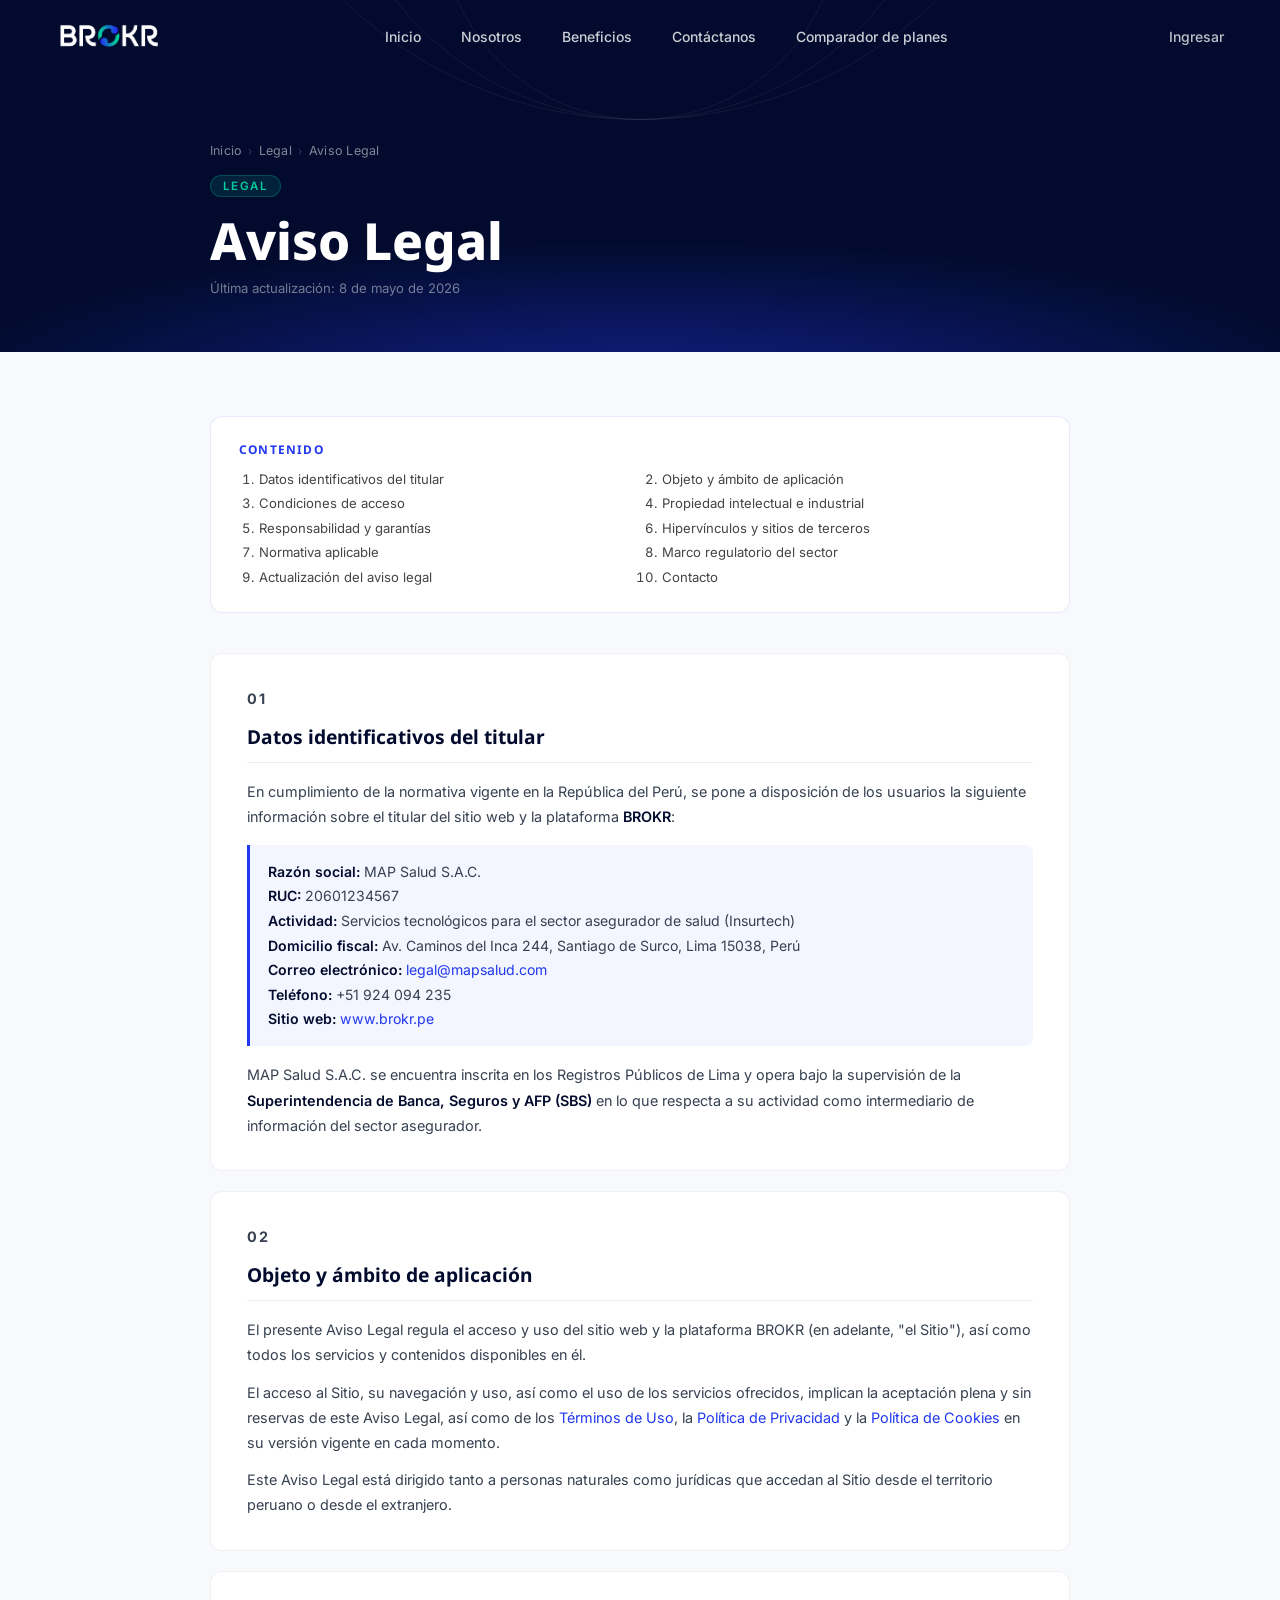
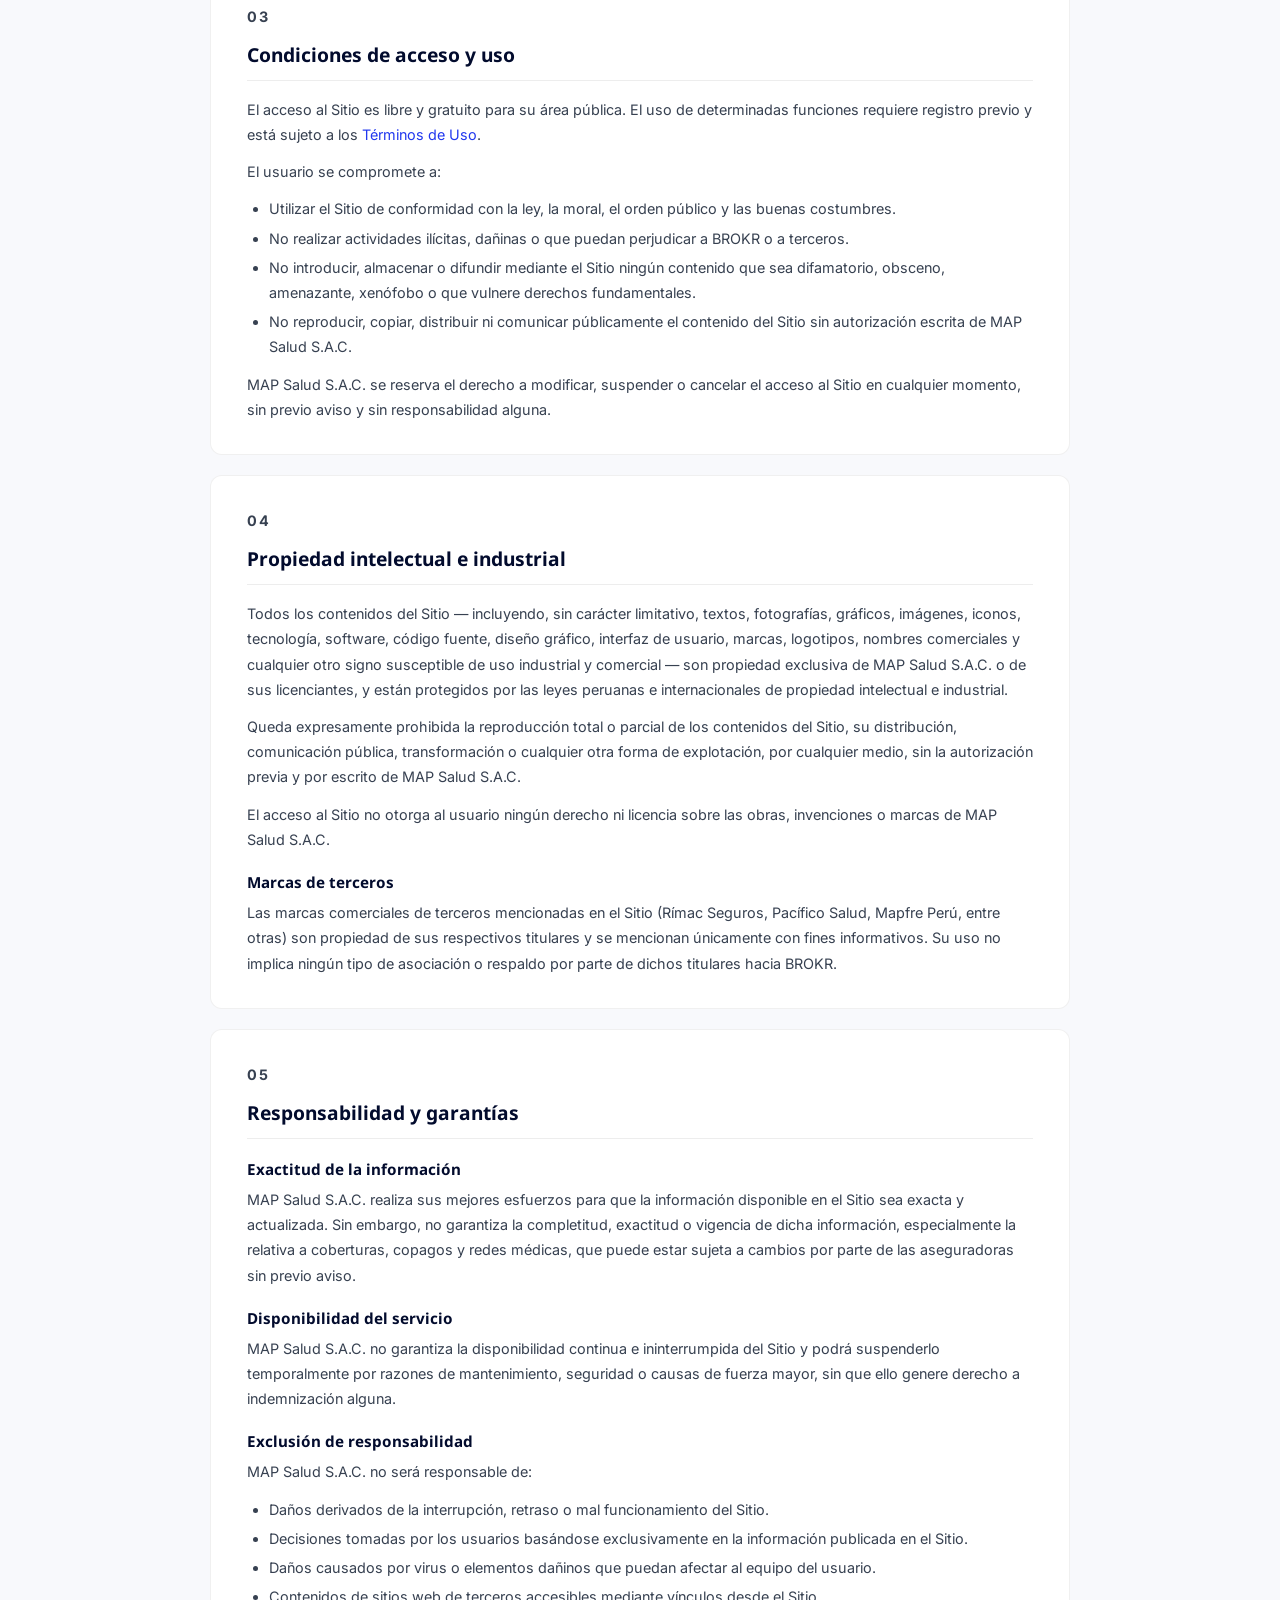
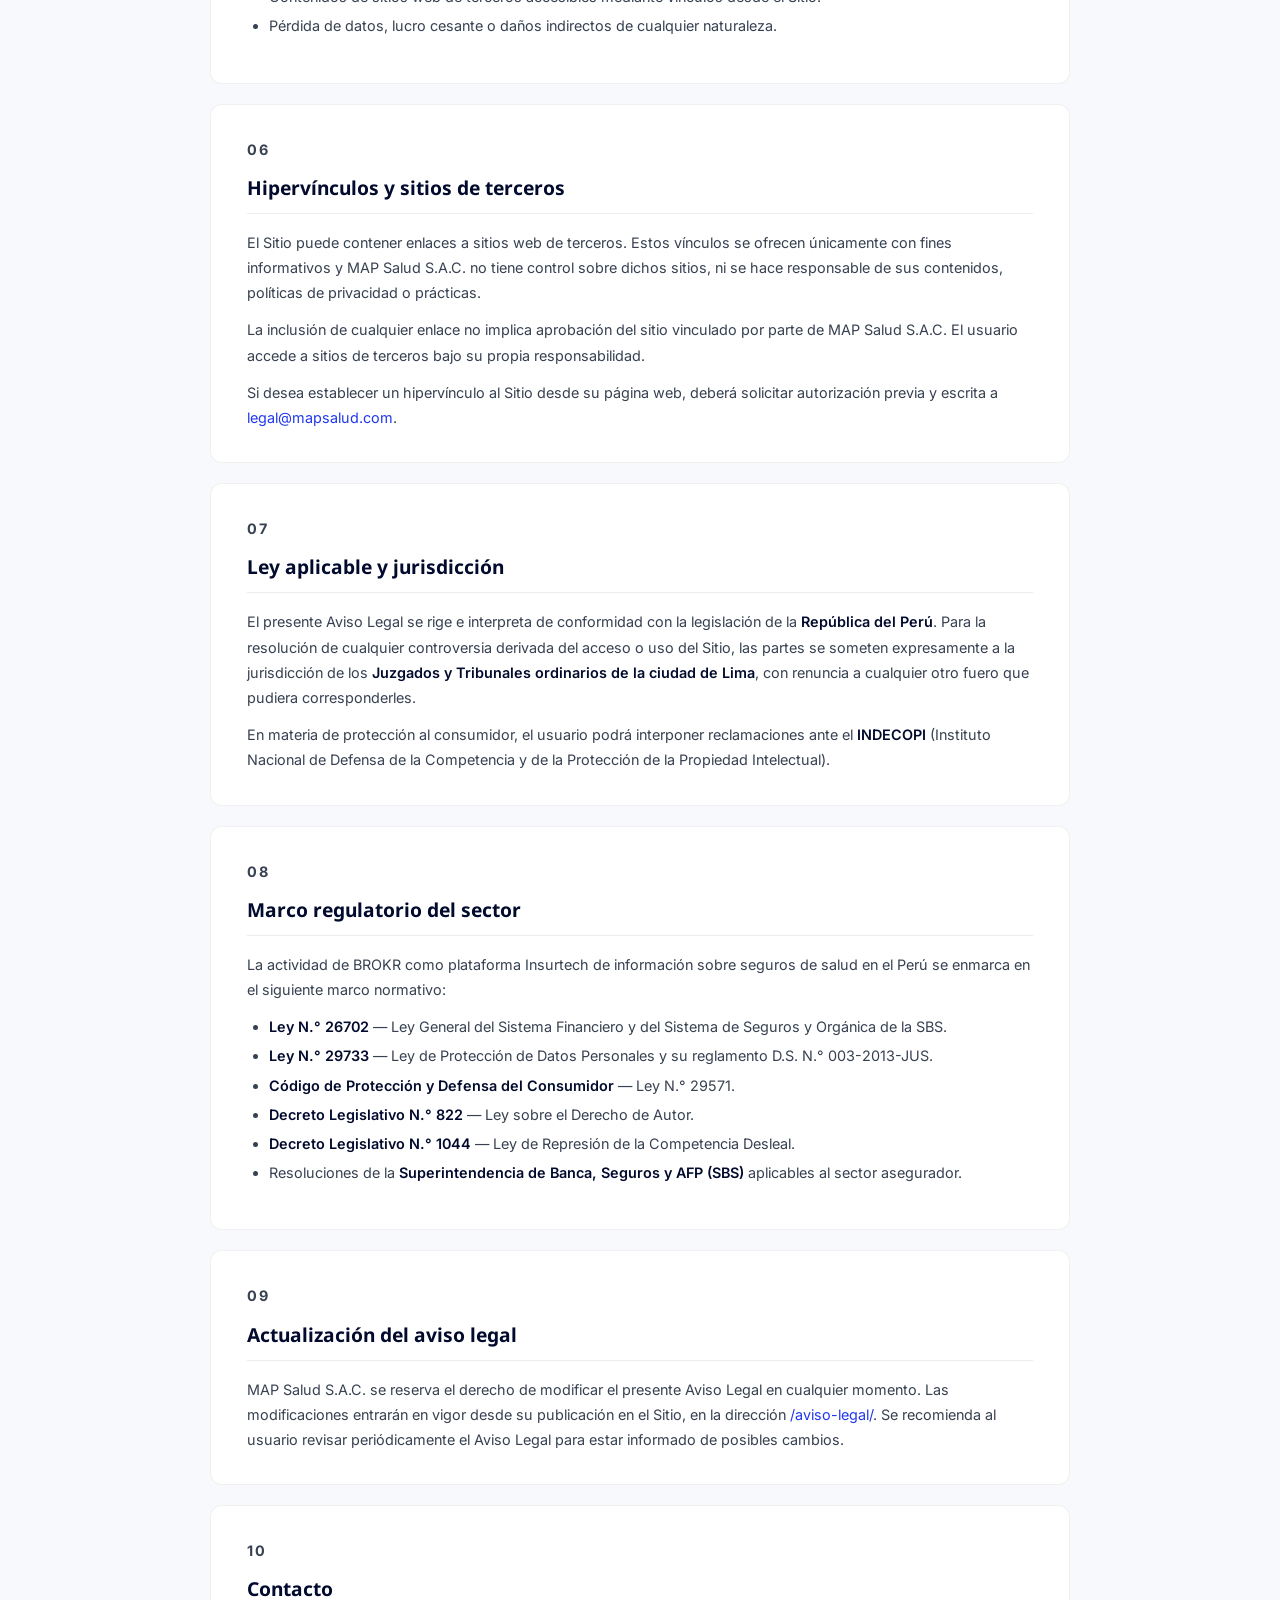
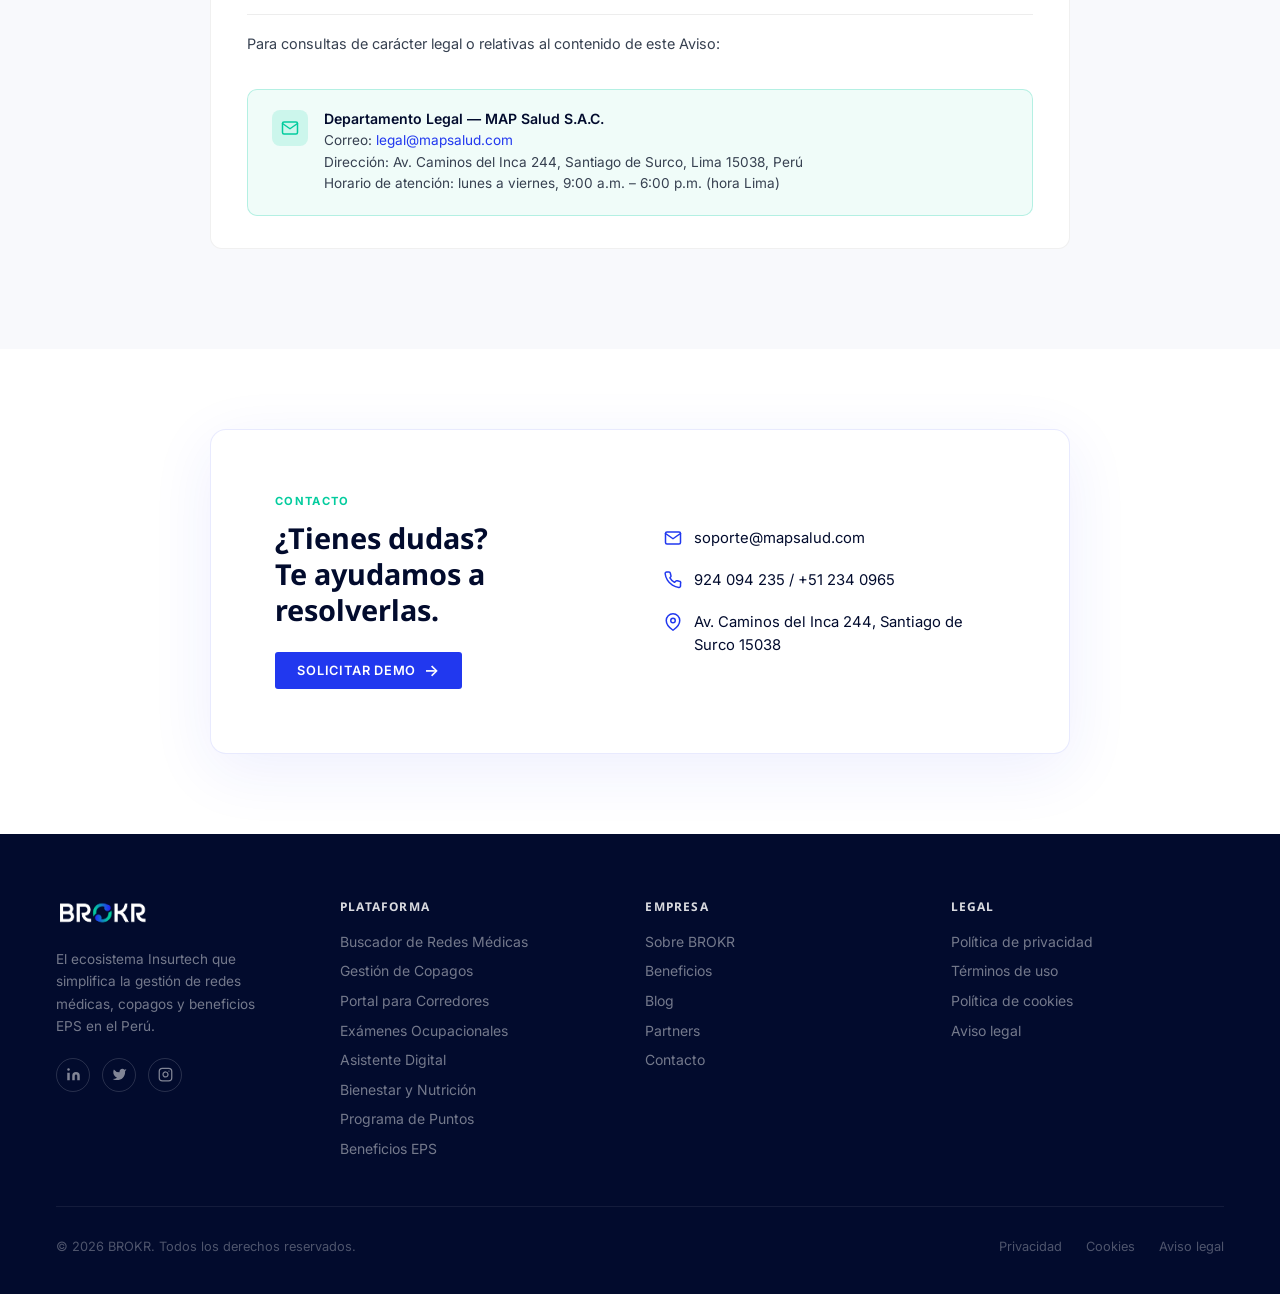
<file: aviso-legal/index.html>
<!DOCTYPE html>
<html lang="es">
<head>
  <meta charset="UTF-8" />
  <meta name="viewport" content="width=device-width, initial-scale=1.0" />
  <title>BROKR — Aviso Legal</title>
  <link rel="stylesheet" href="/assets/css/main.css" />
  <link rel="stylesheet" href="/assets/css/home.css" />
  <link rel="stylesheet" href="/assets/css/legal.css" />
</head>
<body>

  <!-- ── Navbar ────────────────────────────────────────────────────────────── -->
  <nav class="home-navbar at-top" id="navbar">
    <a href="/" class="navbar-logo">
      <img src="/assets/img/logo-blanco-colores.png" alt="BROKR" class="navbar-logo-img" />
    </a>

    <ul class="navbar-links">
      <li><a href="/">Inicio</a></li>
      <li><a href="/nosotros/">Nosotros</a></li>
      <li><a href="/beneficios/">Beneficios</a></li>
      <li><a href="/contactanos/">Contáctanos</a></li>
      <li><a href="#">Comparador de planes</a></li>
    </ul>

    <div class="navbar-actions">
      <a href="#" class="navbar-area">Ingresar</a>
    </div>
  </nav>

  <!-- ── Hero ──────────────────────────────────────────────────────────────── -->
  <section class="legal-hero">
    <div class="hero-bg"></div>
    <div class="hero-ring hero-ring--1"></div>
    <div class="hero-ring hero-ring--2"></div>
    <div class="hero-ring hero-ring--3"></div>

    <div class="legal-hero__content">
      <nav class="legal-hero__breadcrumb" aria-label="Ruta de navegación">
        <a href="/">Inicio</a>
        <span class="legal-hero__breadcrumb-sep">›</span>
        <span>Legal</span>
        <span class="legal-hero__breadcrumb-sep">›</span>
        <span>Aviso Legal</span>
      </nav>
      <span class="legal-hero__label">Legal</span>
      <h1 class="legal-hero__title">Aviso Legal</h1>
      <p class="legal-hero__meta">Última actualización: 8 de mayo de 2026</p>
    </div>
  </section>

  <!-- ── Contenido ─────────────────────────────────────────────────────────── -->
  <div class="legal-body">
    <div class="legal-body__inner">

      <!-- Índice -->
      <div class="legal-toc">
        <p class="legal-toc__title">Contenido</p>
        <ol>
          <li><a href="#s1">Datos identificativos del titular</a></li>
          <li><a href="#s2">Objeto y ámbito de aplicación</a></li>
          <li><a href="#s3">Condiciones de acceso</a></li>
          <li><a href="#s4">Propiedad intelectual e industrial</a></li>
          <li><a href="#s5">Responsabilidad y garantías</a></li>
          <li><a href="#s6">Hipervínculos y sitios de terceros</a></li>
          <li><a href="#s7">Normativa aplicable</a></li>
          <li><a href="#s8">Marco regulatorio del sector</a></li>
          <li><a href="#s9">Actualización del aviso legal</a></li>
          <li><a href="#s10">Contacto</a></li>
        </ol>
      </div>

      <!-- 1 -->
      <div class="legal-section" id="s1">
        <p class="legal-section__number">01</p>
        <h2>Datos identificativos del titular</h2>
        <p>
          En cumplimiento de la normativa vigente en la República del Perú, se pone a disposición
          de los usuarios la siguiente información sobre el titular del sitio web y la plataforma
          <strong>BROKR</strong>:
        </p>
        <div class="legal-highlight">
          <p>
            <strong>Razón social:</strong> MAP Salud S.A.C.<br/>
            <strong>RUC:</strong> 20601234567<br/>
            <strong>Actividad:</strong> Servicios tecnológicos para el sector asegurador de salud (Insurtech)<br/>
            <strong>Domicilio fiscal:</strong> Av. Caminos del Inca 244, Santiago de Surco, Lima 15038, Perú<br/>
            <strong>Correo electrónico:</strong> <a href="mailto:legal@mapsalud.com">legal@mapsalud.com</a><br/>
            <strong>Teléfono:</strong> +51 924 094 235<br/>
            <strong>Sitio web:</strong> <a href="/">www.brokr.pe</a>
          </p>
        </div>
        <p>
          MAP Salud S.A.C. se encuentra inscrita en los Registros Públicos de Lima y
          opera bajo la supervisión de la <strong>Superintendencia de Banca, Seguros y AFP (SBS)</strong>
          en lo que respecta a su actividad como intermediario de información del sector asegurador.
        </p>
      </div>

      <!-- 2 -->
      <div class="legal-section" id="s2">
        <p class="legal-section__number">02</p>
        <h2>Objeto y ámbito de aplicación</h2>
        <p>
          El presente Aviso Legal regula el acceso y uso del sitio web y la plataforma
          BROKR (en adelante, "el Sitio"), así como todos los servicios y contenidos
          disponibles en él.
        </p>
        <p>
          El acceso al Sitio, su navegación y uso, así como el uso de los servicios
          ofrecidos, implican la aceptación plena y sin reservas de este Aviso Legal,
          así como de los <a href="/terminos/">Términos de Uso</a>,
          la <a href="/privacidad/">Política de Privacidad</a> y la
          <a href="/cookies/">Política de Cookies</a> en su versión vigente en cada momento.
        </p>
        <p>
          Este Aviso Legal está dirigido tanto a personas naturales como jurídicas que
          accedan al Sitio desde el territorio peruano o desde el extranjero.
        </p>
      </div>

      <!-- 3 -->
      <div class="legal-section" id="s3">
        <p class="legal-section__number">03</p>
        <h2>Condiciones de acceso y uso</h2>
        <p>
          El acceso al Sitio es libre y gratuito para su área pública. El uso de determinadas
          funciones requiere registro previo y está sujeto a los
          <a href="/terminos/">Términos de Uso</a>.
        </p>
        <p>El usuario se compromete a:</p>
        <ul>
          <li>Utilizar el Sitio de conformidad con la ley, la moral, el orden público y las buenas costumbres.</li>
          <li>No realizar actividades ilícitas, dañinas o que puedan perjudicar a BROKR o a terceros.</li>
          <li>No introducir, almacenar o difundir mediante el Sitio ningún contenido que sea difamatorio, obsceno, amenazante, xenófobo o que vulnere derechos fundamentales.</li>
          <li>No reproducir, copiar, distribuir ni comunicar públicamente el contenido del Sitio sin autorización escrita de MAP Salud S.A.C.</li>
        </ul>
        <p>
          MAP Salud S.A.C. se reserva el derecho a modificar, suspender o cancelar el
          acceso al Sitio en cualquier momento, sin previo aviso y sin responsabilidad alguna.
        </p>
      </div>

      <!-- 4 -->
      <div class="legal-section" id="s4">
        <p class="legal-section__number">04</p>
        <h2>Propiedad intelectual e industrial</h2>
        <p>
          Todos los contenidos del Sitio — incluyendo, sin carácter limitativo, textos,
          fotografías, gráficos, imágenes, iconos, tecnología, software, código fuente,
          diseño gráfico, interfaz de usuario, marcas, logotipos, nombres comerciales
          y cualquier otro signo susceptible de uso industrial y comercial — son
          propiedad exclusiva de MAP Salud S.A.C. o de sus licenciantes, y están
          protegidos por las leyes peruanas e internacionales de propiedad intelectual
          e industrial.
        </p>
        <p>
          Queda expresamente prohibida la reproducción total o parcial de los contenidos
          del Sitio, su distribución, comunicación pública, transformación o cualquier
          otra forma de explotación, por cualquier medio, sin la autorización previa y
          por escrito de MAP Salud S.A.C.
        </p>
        <p>
          El acceso al Sitio no otorga al usuario ningún derecho ni licencia sobre
          las obras, invenciones o marcas de MAP Salud S.A.C.
        </p>

        <h3>Marcas de terceros</h3>
        <p>
          Las marcas comerciales de terceros mencionadas en el Sitio (Rímac Seguros,
          Pacífico Salud, Mapfre Perú, entre otras) son propiedad de sus respectivos
          titulares y se mencionan únicamente con fines informativos. Su uso no implica
          ningún tipo de asociación o respaldo por parte de dichos titulares hacia BROKR.
        </p>
      </div>

      <!-- 5 -->
      <div class="legal-section" id="s5">
        <p class="legal-section__number">05</p>
        <h2>Responsabilidad y garantías</h2>

        <h3>Exactitud de la información</h3>
        <p>
          MAP Salud S.A.C. realiza sus mejores esfuerzos para que la información disponible
          en el Sitio sea exacta y actualizada. Sin embargo, no garantiza la completitud,
          exactitud o vigencia de dicha información, especialmente la relativa a coberturas,
          copagos y redes médicas, que puede estar sujeta a cambios por parte de las
          aseguradoras sin previo aviso.
        </p>

        <h3>Disponibilidad del servicio</h3>
        <p>
          MAP Salud S.A.C. no garantiza la disponibilidad continua e ininterrumpida del
          Sitio y podrá suspenderlo temporalmente por razones de mantenimiento, seguridad
          o causas de fuerza mayor, sin que ello genere derecho a indemnización alguna.
        </p>

        <h3>Exclusión de responsabilidad</h3>
        <p>MAP Salud S.A.C. no será responsable de:</p>
        <ul>
          <li>Daños derivados de la interrupción, retraso o mal funcionamiento del Sitio.</li>
          <li>Decisiones tomadas por los usuarios basándose exclusivamente en la información publicada en el Sitio.</li>
          <li>Daños causados por virus o elementos dañinos que puedan afectar al equipo del usuario.</li>
          <li>Contenidos de sitios web de terceros accesibles mediante vínculos desde el Sitio.</li>
          <li>Pérdida de datos, lucro cesante o daños indirectos de cualquier naturaleza.</li>
        </ul>
      </div>

      <!-- 6 -->
      <div class="legal-section" id="s6">
        <p class="legal-section__number">06</p>
        <h2>Hipervínculos y sitios de terceros</h2>
        <p>
          El Sitio puede contener enlaces a sitios web de terceros. Estos vínculos se
          ofrecen únicamente con fines informativos y MAP Salud S.A.C. no tiene control
          sobre dichos sitios, ni se hace responsable de sus contenidos, políticas de
          privacidad o prácticas.
        </p>
        <p>
          La inclusión de cualquier enlace no implica aprobación del sitio vinculado por
          parte de MAP Salud S.A.C. El usuario accede a sitios de terceros bajo su propia
          responsabilidad.
        </p>
        <p>
          Si desea establecer un hipervínculo al Sitio desde su página web, deberá
          solicitar autorización previa y escrita a
          <a href="mailto:legal@mapsalud.com">legal@mapsalud.com</a>.
        </p>
      </div>

      <!-- 7 -->
      <div class="legal-section" id="s7">
        <p class="legal-section__number">07</p>
        <h2>Ley aplicable y jurisdicción</h2>
        <p>
          El presente Aviso Legal se rige e interpreta de conformidad con la legislación
          de la <strong>República del Perú</strong>. Para la resolución de cualquier
          controversia derivada del acceso o uso del Sitio, las partes se someten
          expresamente a la jurisdicción de los
          <strong>Juzgados y Tribunales ordinarios de la ciudad de Lima</strong>,
          con renuncia a cualquier otro fuero que pudiera corresponderles.
        </p>
        <p>
          En materia de protección al consumidor, el usuario podrá interponer reclamaciones
          ante el <strong>INDECOPI</strong> (Instituto Nacional de Defensa de la Competencia
          y de la Protección de la Propiedad Intelectual).
        </p>
      </div>

      <!-- 8 -->
      <div class="legal-section" id="s8">
        <p class="legal-section__number">08</p>
        <h2>Marco regulatorio del sector</h2>
        <p>
          La actividad de BROKR como plataforma Insurtech de información sobre seguros
          de salud en el Perú se enmarca en el siguiente marco normativo:
        </p>
        <ul>
          <li><strong>Ley N.° 26702</strong> — Ley General del Sistema Financiero y del Sistema de Seguros y Orgánica de la SBS.</li>
          <li><strong>Ley N.° 29733</strong> — Ley de Protección de Datos Personales y su reglamento D.S. N.° 003-2013-JUS.</li>
          <li><strong>Código de Protección y Defensa del Consumidor</strong> — Ley N.° 29571.</li>
          <li><strong>Decreto Legislativo N.° 822</strong> — Ley sobre el Derecho de Autor.</li>
          <li><strong>Decreto Legislativo N.° 1044</strong> — Ley de Represión de la Competencia Desleal.</li>
          <li>Resoluciones de la <strong>Superintendencia de Banca, Seguros y AFP (SBS)</strong> aplicables al sector asegurador.</li>
        </ul>
      </div>

      <!-- 9 -->
      <div class="legal-section" id="s9">
        <p class="legal-section__number">09</p>
        <h2>Actualización del aviso legal</h2>
        <p>
          MAP Salud S.A.C. se reserva el derecho de modificar el presente Aviso Legal en
          cualquier momento. Las modificaciones entrarán en vigor desde su publicación en
          el Sitio, en la dirección <a href="/aviso-legal/">/aviso-legal/</a>. Se recomienda
          al usuario revisar periódicamente el Aviso Legal para estar informado de posibles
          cambios.
        </p>
      </div>

      <!-- 10 -->
      <div class="legal-section" id="s10">
        <p class="legal-section__number">10</p>
        <h2>Contacto</h2>
        <p>Para consultas de carácter legal o relativas al contenido de este Aviso:</p>

        <div class="legal-contact-note">
          <div class="legal-contact-note__icon">
            <svg viewBox="0 0 24 24" fill="none" stroke-width="2" stroke-linecap="round" stroke-linejoin="round">
              <path d="M4 4h16c1.1 0 2 .9 2 2v12c0 1.1-.9 2-2 2H4c-1.1 0-2-.9-2-2V6c0-1.1.9-2 2-2z"/>
              <polyline points="22,6 12,13 2,6"/>
            </svg>
          </div>
          <div class="legal-contact-note__text">
            <strong>Departamento Legal — MAP Salud S.A.C.</strong>
            <p>
              Correo: <a href="mailto:legal@mapsalud.com">legal@mapsalud.com</a><br/>
              Dirección: Av. Caminos del Inca 244, Santiago de Surco, Lima 15038, Perú<br/>
              Horario de atención: lunes a viernes, 9:00 a.m. – 6:00 p.m. (hora Lima)
            </p>
          </div>
        </div>
      </div>

    </div>
  </div>

  <!-- ── Contacto ───────────────────────────────────────────────────────────── -->
  <section class="contact-cta" id="contacto">
    <div class="contact-cta__box">
      <div class="contact-cta__left">
        <span class="contact-cta__label">Contacto</span>
        <h2 class="contact-cta__title">¿Tienes dudas?<br/>Te ayudamos a resolverlas.</h2>
        <a href="/contactanos/" class="btn btn--primary" style="margin-top:0.5rem">
          Solicitar demo <span class="btn-arrow">→</span>
        </a>
      </div>

      <div class="contact-cta__right">
        <div class="contact-info-item">
          <svg viewBox="0 0 24 24" fill="none" stroke="currentColor" stroke-width="2" stroke-linecap="round" stroke-linejoin="round">
            <path d="M4 4h16c1.1 0 2 .9 2 2v12c0 1.1-.9 2-2 2H4c-1.1 0-2-.9-2-2V6c0-1.1.9-2 2-2z"/>
            <polyline points="22,6 12,13 2,6"/>
          </svg>
          <a href="mailto:soporte@mapsalud.com">soporte@mapsalud.com</a>
        </div>
        <div class="contact-info-item">
          <svg viewBox="0 0 24 24" fill="none" stroke="currentColor" stroke-width="2" stroke-linecap="round" stroke-linejoin="round">
            <path d="M22 16.92v3a2 2 0 0 1-2.18 2 19.79 19.79 0 0 1-8.63-3.07A19.5 19.5 0 0 1 4.6 12.19 19.79 19.79 0 0 1 1.56 3.63 2 2 0 0 1 3.53 1.45h3a2 2 0 0 1 2 1.72c.127.96.361 1.903.7 2.81a2 2 0 0 1-.45 2.11L7.91 9.06a16 16 0 0 0 6.07 6.07l1.58-1.58a2 2 0 0 1 2.11-.45c.907.339 1.85.573 2.81.7A2 2 0 0 1 22 16.92z"/>
          </svg>
          <span>924 094 235 / +51 234 0965</span>
        </div>
        <div class="contact-info-item">
          <svg viewBox="0 0 24 24" fill="none" stroke="currentColor" stroke-width="2" stroke-linecap="round" stroke-linejoin="round">
            <path d="M21 10c0 7-9 13-9 13s-9-6-9-13a9 9 0 0 1 18 0z"/>
            <circle cx="12" cy="10" r="3"/>
          </svg>
          <span>Av. Caminos del Inca 244, Santiago de Surco 15038</span>
        </div>
      </div>
    </div>
  </section>

  <!-- ── Footer ─────────────────────────────────────────────────────────────── -->
  <footer class="home-footer">
    <div class="footer-top">
      <div class="footer-brand">
        <a href="/" class="footer-logo">
          <img src="/assets/img/logo-blanco-colores.png" alt="BROKR" />
        </a>
        <p class="footer-tagline">
          El ecosistema Insurtech que simplifica la gestión de redes médicas,
          copagos y beneficios EPS en el Perú.
        </p>
        <div class="footer-social">
          <a href="#" aria-label="LinkedIn">
            <svg viewBox="0 0 24 24" fill="currentColor">
              <path d="M16 8a6 6 0 0 1 6 6v7h-4v-7a2 2 0 0 0-2-2 2 2 0 0 0-2 2v7h-4v-7a6 6 0 0 1 6-6zM2 9h4v12H2z"/>
              <circle cx="4" cy="4" r="2"/>
            </svg>
          </a>
          <a href="#" aria-label="Twitter">
            <svg viewBox="0 0 24 24" fill="currentColor">
              <path d="M23 3a10.9 10.9 0 0 1-3.14 1.53 4.48 4.48 0 0 0-7.86 3v1A10.66 10.66 0 0 1 3 4s-4 9 5 13a11.64 11.64 0 0 1-7 2c9 5 20 0 20-11.5a4.5 4.5 0 0 0-.08-.83A7.72 7.72 0 0 0 23 3z"/>
            </svg>
          </a>
          <a href="#" aria-label="Instagram">
            <svg viewBox="0 0 24 24" fill="none" stroke="currentColor" stroke-width="2" stroke-linecap="round" stroke-linejoin="round">
              <rect x="2" y="2" width="20" height="20" rx="5" ry="5"/>
              <path d="M16 11.37A4 4 0 1 1 12.63 8 4 4 0 0 1 16 11.37z"/>
              <line x1="17.5" y1="6.5" x2="17.51" y2="6.5"/>
            </svg>
          </a>
        </div>
      </div>

      <div class="footer-nav">
        <div class="footer-nav-col">
          <h4>Plataforma</h4>
          <ul>
            <li><a href="/#funcionalidades">Buscador de Redes Médicas</a></li>
            <li><a href="/#funcionalidades">Gestión de Copagos</a></li>
            <li><a href="/#funcionalidades">Portal para Corredores</a></li>
            <li><a href="/#funcionalidades">Exámenes Ocupacionales</a></li>
            <li><a href="/#funcionalidades">Asistente Digital</a></li>
            <li><a href="/#funcionalidades">Bienestar y Nutrición</a></li>
            <li><a href="/#funcionalidades">Programa de Puntos</a></li>
            <li><a href="/#integraciones">Beneficios EPS</a></li>
          </ul>
        </div>
        <div class="footer-nav-col">
          <h4>Empresa</h4>
          <ul>
            <li><a href="/nosotros/">Sobre BROKR</a></li>
            <li><a href="/beneficios/">Beneficios</a></li>
            <li><a href="#">Blog</a></li>
            <li><a href="#">Partners</a></li>
            <li><a href="/contactanos/">Contacto</a></li>
          </ul>
        </div>
        <div class="footer-nav-col">
          <h4>Legal</h4>
          <ul>
            <li><a href="/privacidad/">Política de privacidad</a></li>
            <li><a href="/terminos/">Términos de uso</a></li>
            <li><a href="/cookies/">Política de cookies</a></li>
            <li><a href="/aviso-legal/" aria-current="page">Aviso legal</a></li>
          </ul>
        </div>
      </div>
    </div>

    <div class="footer-bottom">
      <span>© 2026 BROKR. Todos los derechos reservados.</span>
      <div class="footer-bottom-links">
        <a href="/privacidad/">Privacidad</a>
        <a href="/cookies/">Cookies</a>
        <a href="/aviso-legal/">Aviso legal</a>
      </div>
    </div>
  </footer>

  <script src="/assets/js/navbar.js"></script>

</body>
</html>
</file>
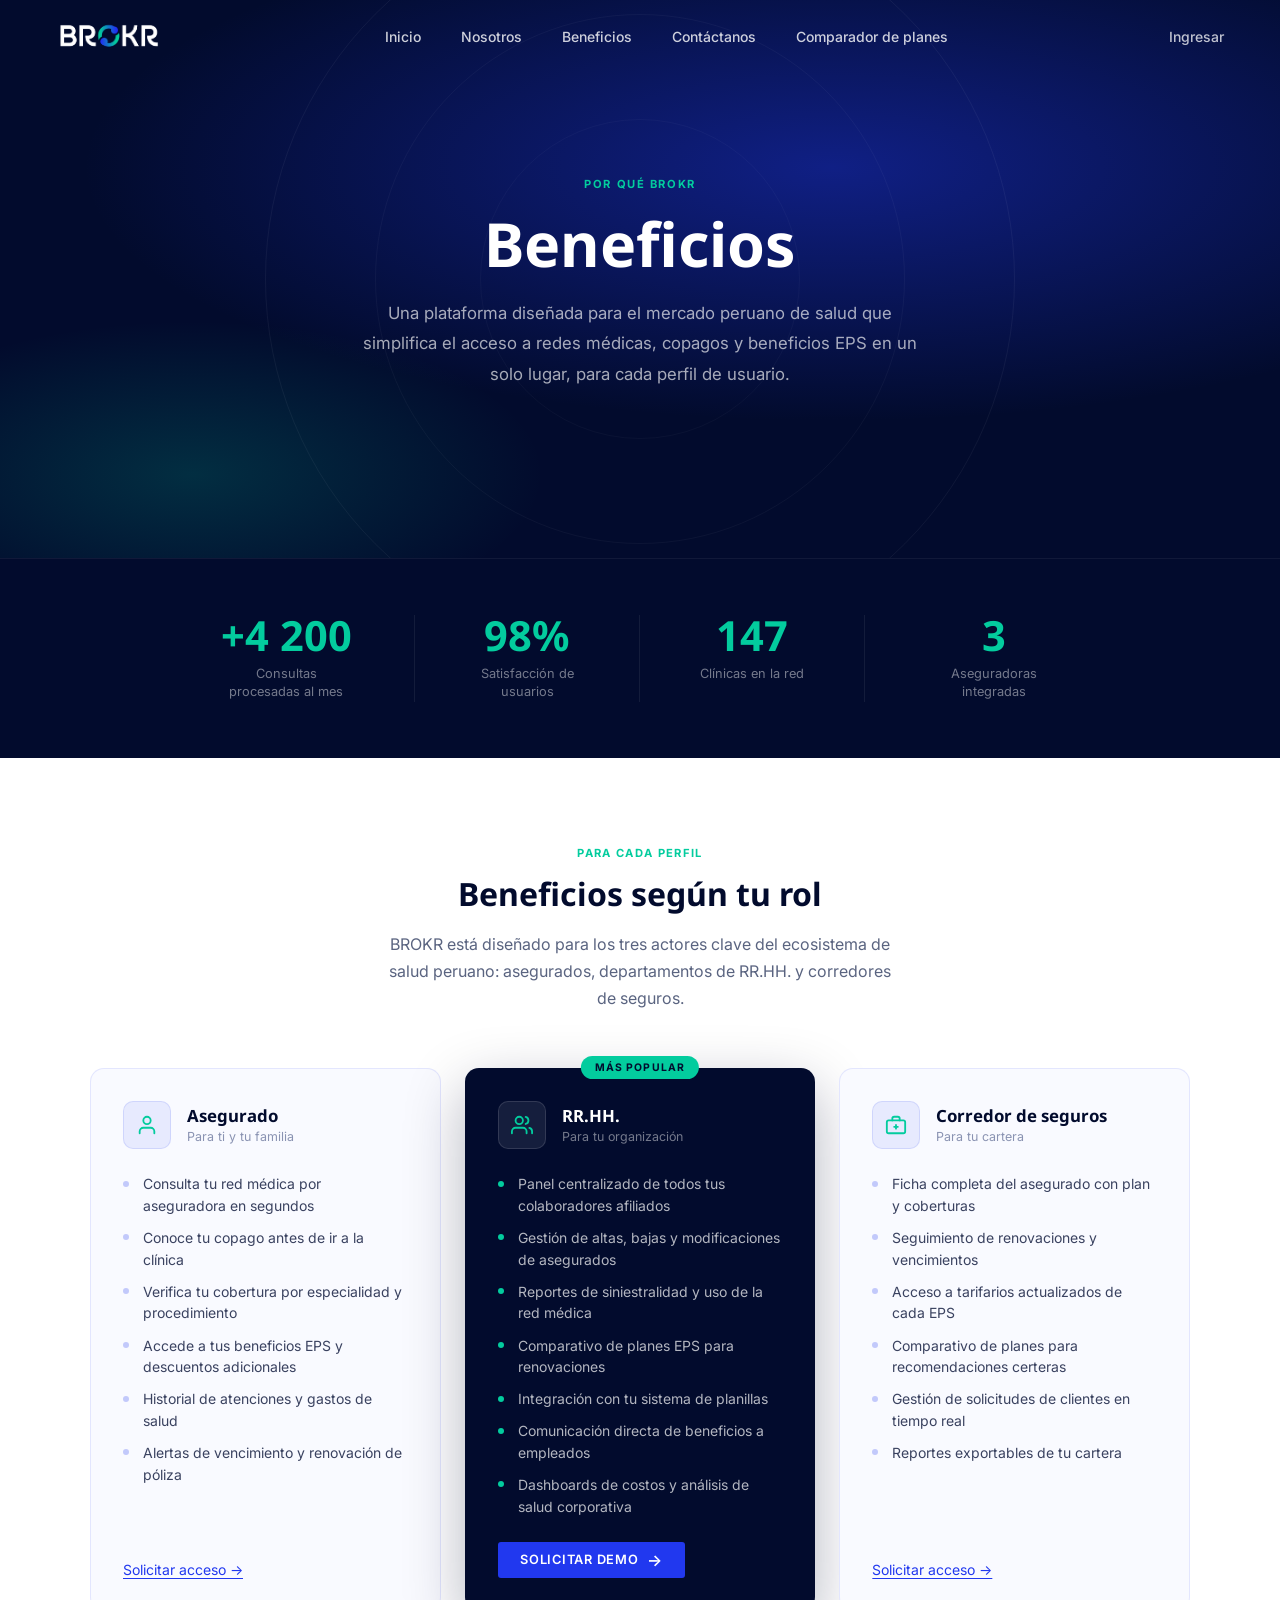
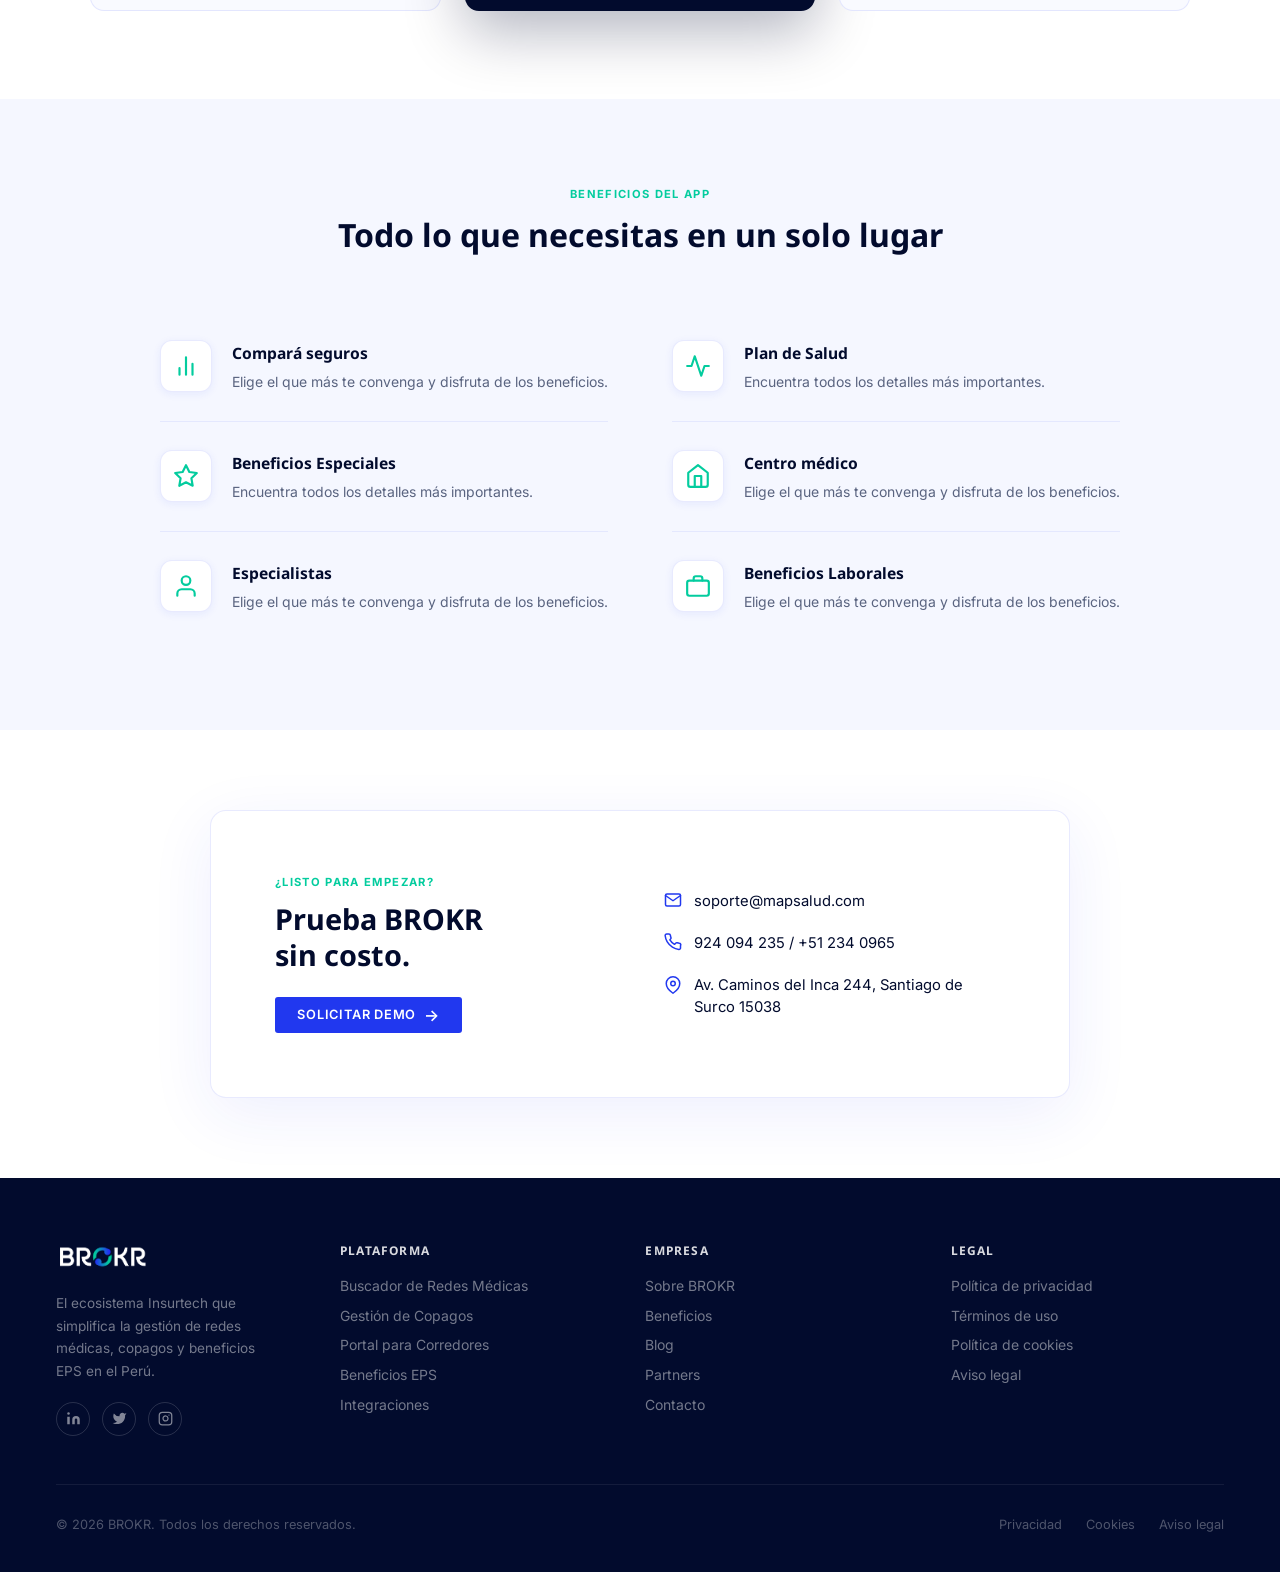
<file: beneficios/index.html>
<!DOCTYPE html>
<html lang="es">
<head>
  <meta charset="UTF-8" />
  <meta name="viewport" content="width=device-width, initial-scale=1.0" />
  <title>BROKR — Beneficios</title>
  <link rel="stylesheet" href="/assets/css/main.css" />
  <link rel="stylesheet" href="/assets/css/home.css" />
  <link rel="stylesheet" href="/assets/css/nosotros.css" />
  <link rel="stylesheet" href="/assets/css/beneficios.css" />
</head>
<body>

  <!-- ── Navbar ────────────────────────────────────────────────────────────── -->
  <nav class="home-navbar at-top" id="navbar">
    <a href="/" class="navbar-logo">
      <img src="/assets/img/logo-blanco-colores.png" alt="BROKR" class="navbar-logo-img" />
    </a>

    <ul class="navbar-links">
      <li><a href="/">Inicio</a></li>
      <li><a href="/nosotros/">Nosotros</a></li>
      <li><a href="/beneficios/" aria-current="page">Beneficios</a></li>
      <li><a href="/contactanos/">Contáctanos</a></li>
      <li><a href="#">Comparador de planes</a></li>
    </ul>

    <div class="navbar-actions">
      <a href="#" class="navbar-area">Ingresar</a>
    </div>
  </nav>

  <!-- ── Hero ──────────────────────────────────────────────────────────────── -->
  <section class="ns-hero">
    <div class="hero-bg"></div>
    <div class="hero-ring hero-ring--1"></div>
    <div class="hero-ring hero-ring--2"></div>
    <div class="hero-ring hero-ring--3"></div>

    <div class="ns-hero__content">
      <span class="ns-hero__label">Por qué BROKR</span>
      <h1 class="ns-hero__title">Beneficios</h1>
      <p class="ns-hero__lead">
        Una plataforma diseñada para el mercado peruano de salud que simplifica
        el acceso a redes médicas, copagos y beneficios EPS en un solo lugar,
        para cada perfil de usuario.
      </p>
    </div>
  </section>

  <!-- ── Stats ──────────────────────────────────────────────────────────────── -->
  <section class="bn-stats">
    <div class="bn-stats__inner">
      <div class="bn-stat">
        <div class="bn-stat__value">+4 200</div>
        <div class="bn-stat__label">Consultas procesadas al mes</div>
      </div>
      <div class="bn-stat">
        <div class="bn-stat__value">98%</div>
        <div class="bn-stat__label">Satisfacción de usuarios</div>
      </div>
      <div class="bn-stat">
        <div class="bn-stat__value">147</div>
        <div class="bn-stat__label">Clínicas en la red</div>
      </div>
      <div class="bn-stat">
        <div class="bn-stat__value">3</div>
        <div class="bn-stat__label">Aseguradoras integradas</div>
      </div>
    </div>
  </section>

  <!-- ── Perfiles ───────────────────────────────────────────────────────────── -->
  <section class="bn-profiles">
    <div class="bn-profiles__inner">

      <div class="bn-profiles__header">
        <span class="ns-awards__label">Para cada perfil</span>
        <h2 class="ns-awards__title">Beneficios según tu rol</h2>
        <p class="ns-awards__subtitle">
          BROKR está diseñado para los tres actores clave del ecosistema de
          salud peruano: asegurados, departamentos de RR.HH. y corredores de seguros.
        </p>
      </div>

      <div class="bn-profiles__grid">

        <!-- Asegurado -->
        <div class="bn-profile-card">
          <div class="bn-profile-card__header">
            <div class="bn-profile-card__icon">
              <svg viewBox="0 0 24 24" fill="none" stroke="var(--color-celeste)" stroke-width="2" stroke-linecap="round" stroke-linejoin="round">
                <path d="M20 21v-2a4 4 0 0 0-4-4H8a4 4 0 0 0-4 4v2"/>
                <circle cx="12" cy="7" r="4"/>
              </svg>
            </div>
            <div>
              <h3 class="bn-profile-card__title">Asegurado</h3>
              <p class="bn-profile-card__sub">Para ti y tu familia</p>
            </div>
          </div>
          <ul class="bn-profile-card__list">
            <li>Consulta tu red médica por aseguradora en segundos</li>
            <li>Conoce tu copago antes de ir a la clínica</li>
            <li>Verifica tu cobertura por especialidad y procedimiento</li>
            <li>Accede a tus beneficios EPS y descuentos adicionales</li>
            <li>Historial de atenciones y gastos de salud</li>
            <li>Alertas de vencimiento y renovación de póliza</li>
          </ul>
          <a href="/contactanos/" class="feature-link" style="margin-top:auto">Solicitar acceso →</a>
        </div>

        <!-- RR.HH. -->
        <div class="bn-profile-card bn-profile-card--featured">
          <div class="bn-profile-card__badge">Más popular</div>
          <div class="bn-profile-card__header">
            <div class="bn-profile-card__icon">
              <svg viewBox="0 0 24 24" fill="none" stroke="var(--color-celeste)" stroke-width="2" stroke-linecap="round" stroke-linejoin="round">
                <path d="M17 21v-2a4 4 0 0 0-4-4H5a4 4 0 0 0-4 4v2"/>
                <circle cx="9" cy="7" r="4"/>
                <path d="M23 21v-2a4 4 0 0 0-3-3.87M16 3.13a4 4 0 0 1 0 7.75"/>
              </svg>
            </div>
            <div>
              <h3 class="bn-profile-card__title">RR.HH.</h3>
              <p class="bn-profile-card__sub">Para tu organización</p>
            </div>
          </div>
          <ul class="bn-profile-card__list">
            <li>Panel centralizado de todos tus colaboradores afiliados</li>
            <li>Gestión de altas, bajas y modificaciones de asegurados</li>
            <li>Reportes de siniestralidad y uso de la red médica</li>
            <li>Comparativo de planes EPS para renovaciones</li>
            <li>Integración con tu sistema de planillas</li>
            <li>Comunicación directa de beneficios a empleados</li>
            <li>Dashboards de costos y análisis de salud corporativa</li>
          </ul>
          <a href="/contactanos/" class="btn btn--primary" style="margin-top:auto;align-self:flex-start">
            Solicitar demo <span class="btn-arrow">→</span>
          </a>
        </div>

        <!-- Corredor -->
        <div class="bn-profile-card">
          <div class="bn-profile-card__header">
            <div class="bn-profile-card__icon">
              <svg viewBox="0 0 24 24" fill="none" stroke="var(--color-celeste)" stroke-width="2" stroke-linecap="round" stroke-linejoin="round">
                <rect x="2" y="7" width="20" height="14" rx="2"/>
                <path d="M16 7V5a2 2 0 0 0-2-2h-4a2 2 0 0 0-2 2v2"/>
                <line x1="12" y1="12" x2="12" y2="16"/>
                <line x1="10" y1="14" x2="14" y2="14"/>
              </svg>
            </div>
            <div>
              <h3 class="bn-profile-card__title">Corredor de seguros</h3>
              <p class="bn-profile-card__sub">Para tu cartera</p>
            </div>
          </div>
          <ul class="bn-profile-card__list">
            <li>Ficha completa del asegurado con plan y coberturas</li>
            <li>Seguimiento de renovaciones y vencimientos</li>
            <li>Acceso a tarifarios actualizados de cada EPS</li>
            <li>Comparativo de planes para recomendaciones certeras</li>
            <li>Gestión de solicitudes de clientes en tiempo real</li>
            <li>Reportes exportables de tu cartera</li>
          </ul>
          <a href="/contactanos/" class="feature-link" style="margin-top:auto">Solicitar acceso →</a>
        </div>

      </div>
    </div>
  </section>

  <!-- ── Beneficios del app ────────────────────────────────────────────────── -->
  <section class="benefits">
    <div class="benefits__header">
      <span class="benefits__label">Beneficios del app</span>
      <h2 class="benefits__title">Todo lo que necesitas en un solo lugar</h2>
    </div>

    <div class="benefits__grid">

      <div class="benefit-card">
        <div class="benefit-icon">
          <svg viewBox="0 0 24 24" fill="none" stroke="var(--color-celeste)" stroke-width="2" stroke-linecap="round" stroke-linejoin="round">
            <path d="M18 20V10M12 20V4M6 20v-6"/>
          </svg>
        </div>
        <div class="benefit-text">
          <h4 class="benefit-title">Compará seguros</h4>
          <p class="benefit-desc">Elige el que más te convenga y disfruta de los beneficios.</p>
        </div>
      </div>

      <div class="benefit-card">
        <div class="benefit-icon">
          <svg viewBox="0 0 24 24" fill="none" stroke="var(--color-celeste)" stroke-width="2" stroke-linecap="round" stroke-linejoin="round">
            <path d="M22 12h-4l-3 9L9 3l-3 9H2"/>
          </svg>
        </div>
        <div class="benefit-text">
          <h4 class="benefit-title">Plan de Salud</h4>
          <p class="benefit-desc">Encuentra todos los detalles más importantes.</p>
        </div>
      </div>

      <div class="benefit-card">
        <div class="benefit-icon">
          <svg viewBox="0 0 24 24" fill="none" stroke="var(--color-celeste)" stroke-width="2" stroke-linecap="round" stroke-linejoin="round">
            <polygon points="12 2 15.09 8.26 22 9.27 17 14.14 18.18 21.02 12 17.77 5.82 21.02 7 14.14 2 9.27 8.91 8.26 12 2"/>
          </svg>
        </div>
        <div class="benefit-text">
          <h4 class="benefit-title">Beneficios Especiales</h4>
          <p class="benefit-desc">Encuentra todos los detalles más importantes.</p>
        </div>
      </div>

      <div class="benefit-card">
        <div class="benefit-icon">
          <svg viewBox="0 0 24 24" fill="none" stroke="var(--color-celeste)" stroke-width="2" stroke-linecap="round" stroke-linejoin="round">
            <path d="M3 9l9-7 9 7v11a2 2 0 0 1-2 2H5a2 2 0 0 1-2-2z"/>
            <polyline points="9 22 9 12 15 12 15 22"/>
          </svg>
        </div>
        <div class="benefit-text">
          <h4 class="benefit-title">Centro médico</h4>
          <p class="benefit-desc">Elige el que más te convenga y disfruta de los beneficios.</p>
        </div>
      </div>

      <div class="benefit-card">
        <div class="benefit-icon">
          <svg viewBox="0 0 24 24" fill="none" stroke="var(--color-celeste)" stroke-width="2" stroke-linecap="round" stroke-linejoin="round">
            <path d="M20 21v-2a4 4 0 0 0-4-4H8a4 4 0 0 0-4 4v2"/>
            <circle cx="12" cy="7" r="4"/>
          </svg>
        </div>
        <div class="benefit-text">
          <h4 class="benefit-title">Especialistas</h4>
          <p class="benefit-desc">Elige el que más te convenga y disfruta de los beneficios.</p>
        </div>
      </div>

      <div class="benefit-card">
        <div class="benefit-icon">
          <svg viewBox="0 0 24 24" fill="none" stroke="var(--color-celeste)" stroke-width="2" stroke-linecap="round" stroke-linejoin="round">
            <rect x="2" y="7" width="20" height="14" rx="2"/>
            <path d="M16 7V5a2 2 0 0 0-2-2h-4a2 2 0 0 0-2 2v2"/>
          </svg>
        </div>
        <div class="benefit-text">
          <h4 class="benefit-title">Beneficios Laborales</h4>
          <p class="benefit-desc">Elige el que más te convenga y disfruta de los beneficios.</p>
        </div>
      </div>

    </div>
  </section>

  <!-- ── CTA final ──────────────────────────────────────────────────────────── -->
  <section class="contact-cta">
    <div class="contact-cta__box">
      <div class="contact-cta__left">
        <span class="contact-cta__label">¿Listo para empezar?</span>
        <h2 class="contact-cta__title">Prueba BROKR<br/>sin costo.</h2>
        <a href="/contactanos/" class="btn btn--primary" style="margin-top:0.5rem">
          Solicitar demo <span class="btn-arrow">→</span>
        </a>
      </div>

      <div class="contact-cta__right">
        <div class="contact-info-item">
          <svg viewBox="0 0 24 24" fill="none" stroke="currentColor" stroke-width="2" stroke-linecap="round" stroke-linejoin="round">
            <path d="M4 4h16c1.1 0 2 .9 2 2v12c0 1.1-.9 2-2 2H4c-1.1 0-2-.9-2-2V6c0-1.1.9-2 2-2z"/>
            <polyline points="22,6 12,13 2,6"/>
          </svg>
          <a href="mailto:soporte@mapsalud.com">soporte@mapsalud.com</a>
        </div>
        <div class="contact-info-item">
          <svg viewBox="0 0 24 24" fill="none" stroke="currentColor" stroke-width="2" stroke-linecap="round" stroke-linejoin="round">
            <path d="M22 16.92v3a2 2 0 0 1-2.18 2 19.79 19.79 0 0 1-8.63-3.07A19.5 19.5 0 0 1 4.6 12.19 19.79 19.79 0 0 1 1.56 3.63 2 2 0 0 1 3.53 1.45h3a2 2 0 0 1 2 1.72c.127.96.361 1.903.7 2.81a2 2 0 0 1-.45 2.11L7.91 9.06a16 16 0 0 0 6.07 6.07l1.58-1.58a2 2 0 0 1 2.11-.45c.907.339 1.85.573 2.81.7A2 2 0 0 1 22 16.92z"/>
          </svg>
          <span>924 094 235 / +51 234 0965</span>
        </div>
        <div class="contact-info-item">
          <svg viewBox="0 0 24 24" fill="none" stroke="currentColor" stroke-width="2" stroke-linecap="round" stroke-linejoin="round">
            <path d="M21 10c0 7-9 13-9 13s-9-6-9-13a9 9 0 0 1 18 0z"/>
            <circle cx="12" cy="10" r="3"/>
          </svg>
          <span>Av. Caminos del Inca 244, Santiago de Surco 15038</span>
        </div>
      </div>
    </div>
  </section>

  <!-- ── Footer ─────────────────────────────────────────────────────────────── -->
  <footer class="home-footer">
    <div class="footer-top">
      <div class="footer-brand">
        <a href="/" class="footer-logo">
          <img src="/assets/img/logo-blanco-colores.png" alt="BROKR" />
        </a>
        <p class="footer-tagline">
          El ecosistema Insurtech que simplifica la gestión de redes médicas,
          copagos y beneficios EPS en el Perú.
        </p>
        <div class="footer-social">
          <a href="#" aria-label="LinkedIn">
            <svg viewBox="0 0 24 24" fill="currentColor">
              <path d="M16 8a6 6 0 0 1 6 6v7h-4v-7a2 2 0 0 0-2-2 2 2 0 0 0-2 2v7h-4v-7a6 6 0 0 1 6-6zM2 9h4v12H2z"/>
              <circle cx="4" cy="4" r="2"/>
            </svg>
          </a>
          <a href="#" aria-label="Twitter">
            <svg viewBox="0 0 24 24" fill="currentColor">
              <path d="M23 3a10.9 10.9 0 0 1-3.14 1.53 4.48 4.48 0 0 0-7.86 3v1A10.66 10.66 0 0 1 3 4s-4 9 5 13a11.64 11.64 0 0 1-7 2c9 5 20 0 20-11.5a4.5 4.5 0 0 0-.08-.83A7.72 7.72 0 0 0 23 3z"/>
            </svg>
          </a>
          <a href="#" aria-label="Instagram">
            <svg viewBox="0 0 24 24" fill="none" stroke="currentColor" stroke-width="2" stroke-linecap="round" stroke-linejoin="round">
              <rect x="2" y="2" width="20" height="20" rx="5" ry="5"/>
              <path d="M16 11.37A4 4 0 1 1 12.63 8 4 4 0 0 1 16 11.37z"/>
              <line x1="17.5" y1="6.5" x2="17.51" y2="6.5"/>
            </svg>
          </a>
        </div>
      </div>

      <div class="footer-nav">
        <div class="footer-nav-col">
          <h4>Plataforma</h4>
          <ul>
            <li><a href="/#funcionalidades">Buscador de Redes Médicas</a></li>
            <li><a href="/#funcionalidades">Gestión de Copagos</a></li>
            <li><a href="/#funcionalidades">Portal para Corredores</a></li>
            <li><a href="/#funcionalidades">Beneficios EPS</a></li>
            <li><a href="/#integraciones">Integraciones</a></li>
          </ul>
        </div>
        <div class="footer-nav-col">
          <h4>Empresa</h4>
          <ul>
            <li><a href="/nosotros/">Sobre BROKR</a></li>
            <li><a href="/beneficios/">Beneficios</a></li>
            <li><a href="#">Blog</a></li>
            <li><a href="#">Partners</a></li>
            <li><a href="/contactanos/">Contacto</a></li>
          </ul>
        </div>
        <div class="footer-nav-col">
          <h4>Legal</h4>
          <ul>
            <li><a href="/privacidad/">Política de privacidad</a></li>
            <li><a href="/terminos/">Términos de uso</a></li>
            <li><a href="/cookies/">Política de cookies</a></li>
            <li><a href="/aviso-legal/">Aviso legal</a></li>
          </ul>
        </div>
      </div>
    </div>

    <div class="footer-bottom">
      <span>© 2026 BROKR. Todos los derechos reservados.</span>
      <div class="footer-bottom-links">
        <a href="/privacidad/">Privacidad</a>
        <a href="/cookies/">Cookies</a>
        <a href="/aviso-legal/">Aviso legal</a>
      </div>
    </div>
  </footer>

  <script src="/assets/js/navbar.js"></script>

</body>
</html>
</file>
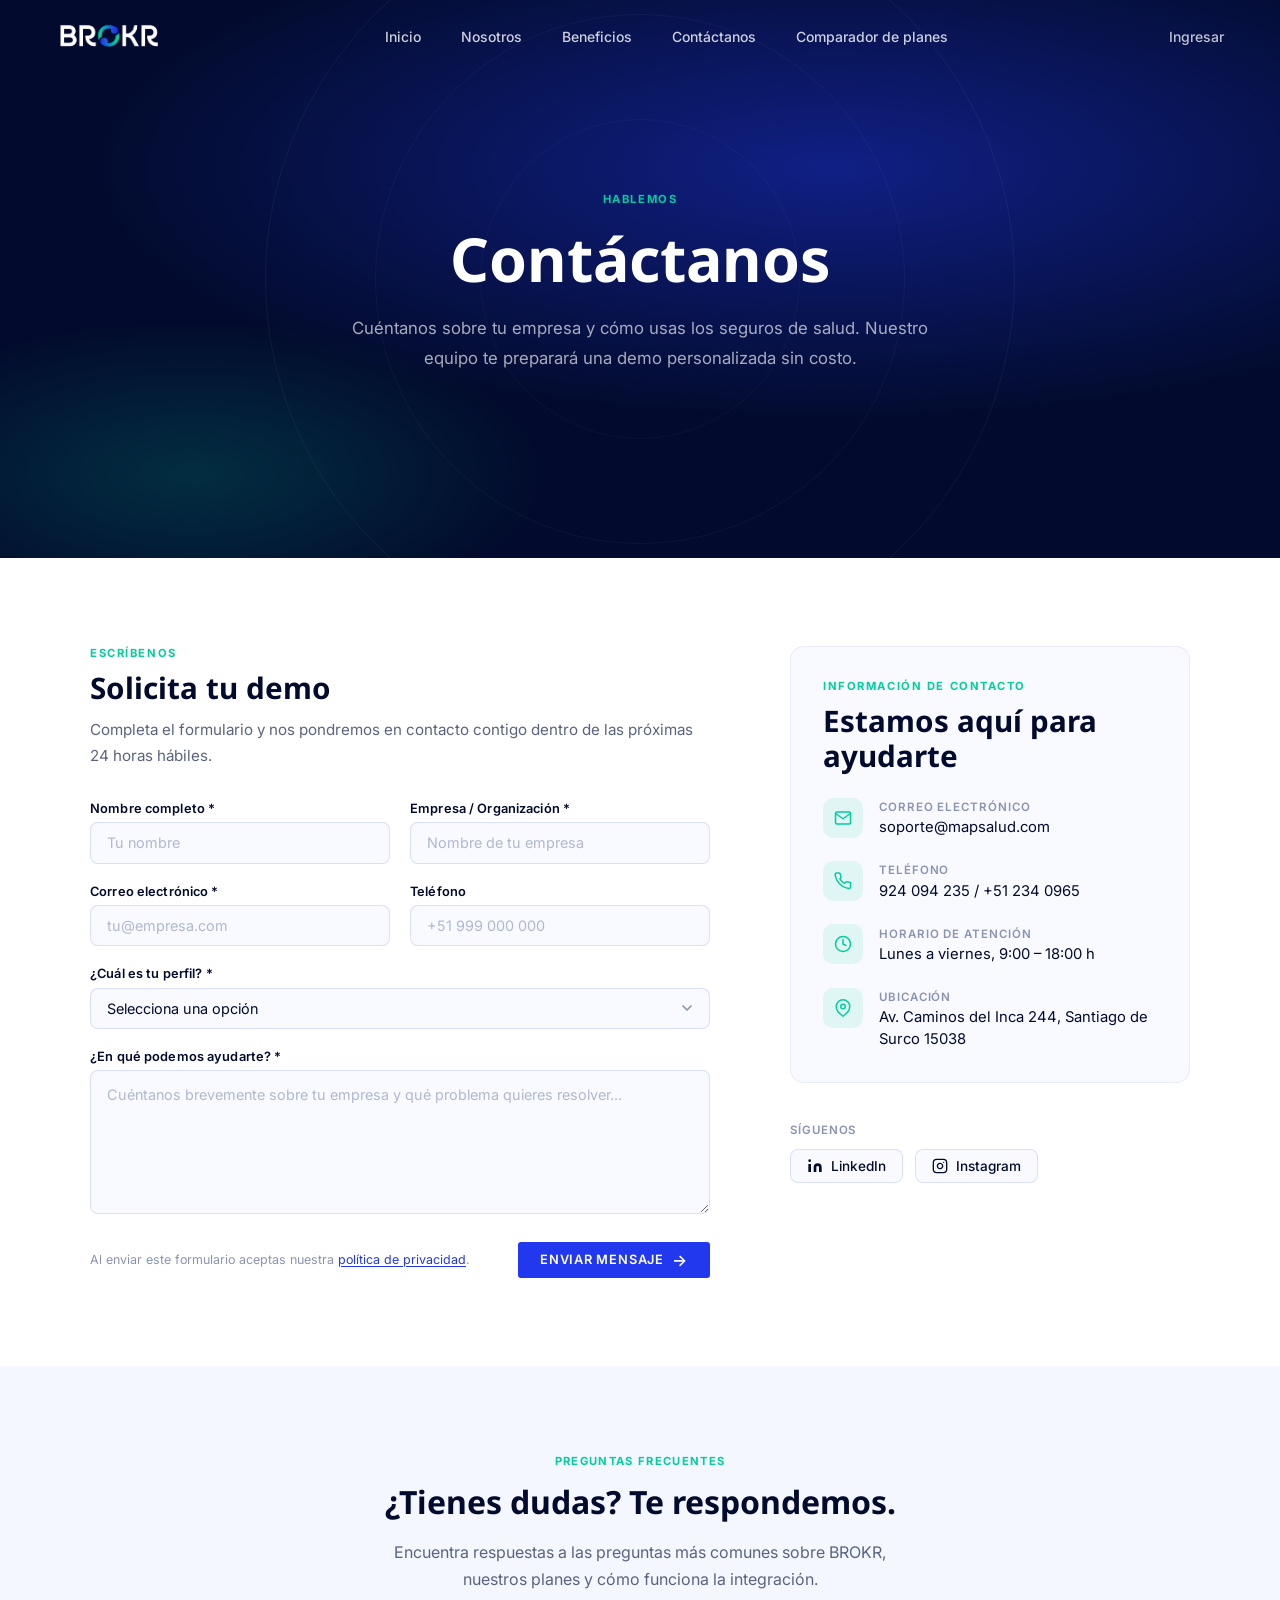
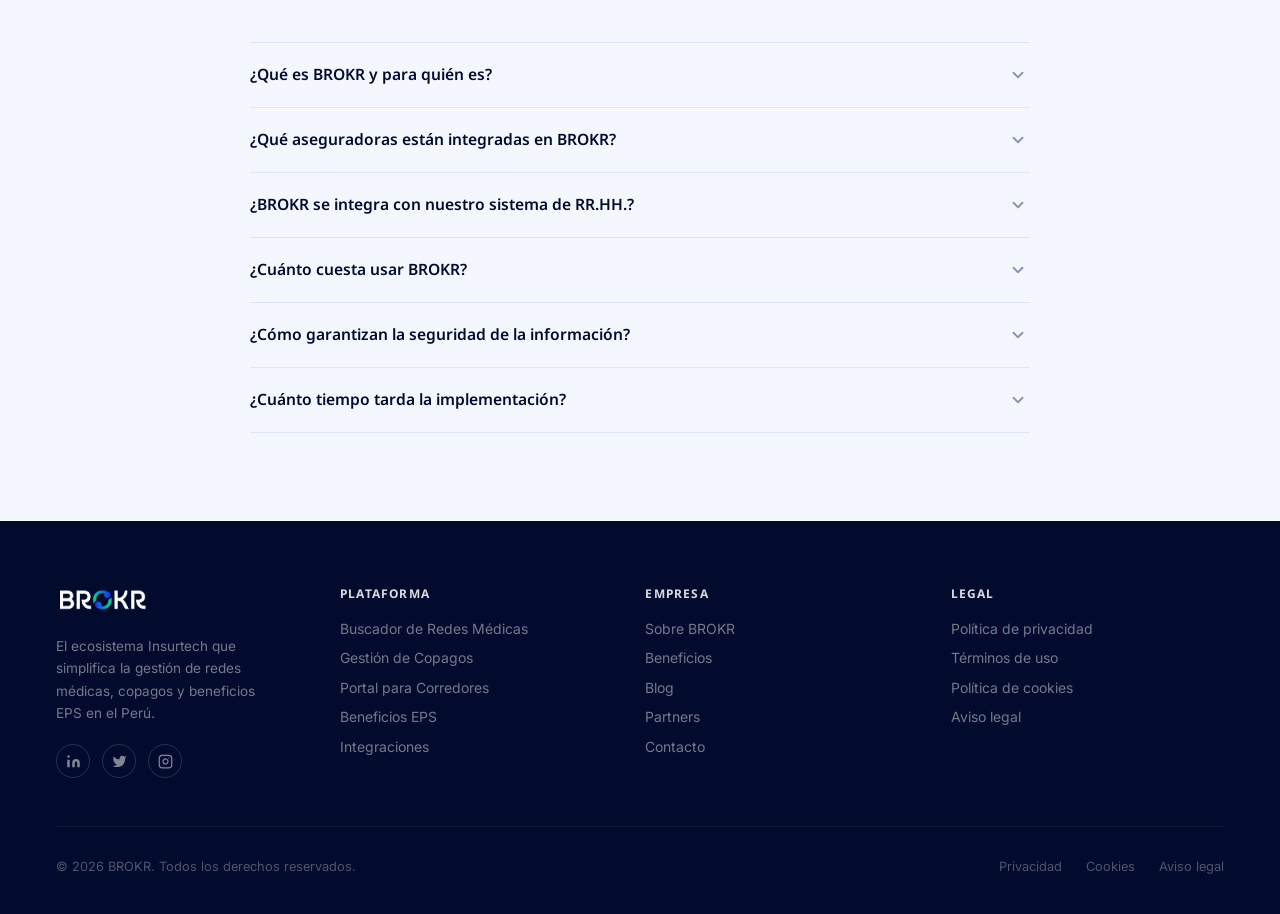
<file: contactanos/index.html>
<!DOCTYPE html>
<html lang="es">
<head>
  <meta charset="UTF-8" />
  <meta name="viewport" content="width=device-width, initial-scale=1.0" />
  <title>BROKR — Contáctanos</title>
  <link rel="stylesheet" href="/assets/css/main.css" />
  <link rel="stylesheet" href="/assets/css/home.css" />
  <link rel="stylesheet" href="/assets/css/nosotros.css" />
  <link rel="stylesheet" href="/assets/css/contactanos.css" />
</head>
<body>

  <!-- ── Navbar ────────────────────────────────────────────────────────────── -->
  <nav class="home-navbar at-top" id="navbar">
    <a href="/" class="navbar-logo">
      <img src="/assets/img/logo-blanco-colores.png" alt="BROKR" class="navbar-logo-img" />
    </a>

    <ul class="navbar-links">
      <li><a href="/">Inicio</a></li>
      <li><a href="/nosotros/">Nosotros</a></li>
      <li><a href="/beneficios/">Beneficios</a></li>
      <li><a href="/contactanos/" aria-current="page">Contáctanos</a></li>
      <li><a href="#">Comparador de planes</a></li>
    </ul>

    <div class="navbar-actions">
      <a href="#" class="navbar-area">Ingresar</a>
    </div>
  </nav>

  <!-- ── Hero ──────────────────────────────────────────────────────────────── -->
  <section class="ns-hero">
    <div class="hero-bg"></div>
    <div class="hero-ring hero-ring--1"></div>
    <div class="hero-ring hero-ring--2"></div>
    <div class="hero-ring hero-ring--3"></div>

    <div class="ns-hero__content">
      <span class="ns-hero__label">Hablemos</span>
      <h1 class="ns-hero__title">Contáctanos</h1>
      <p class="ns-hero__lead">
        Cuéntanos sobre tu empresa y cómo usas los seguros de salud.
        Nuestro equipo te preparará una demo personalizada sin costo.
      </p>
    </div>
  </section>

  <!-- ── Contacto principal ─────────────────────────────────────────────────── -->
  <section class="ct-contact">
    <div class="ct-contact__inner">

      <!-- Formulario -->
      <div class="ct-contact__form-col">
        <span class="ct-section-label">Escríbenos</span>
        <h2 class="ct-section-title">Solicita tu demo</h2>
        <p class="ct-section-desc">
          Completa el formulario y nos pondremos en contacto contigo
          dentro de las próximas 24 horas hábiles.
        </p>

        <form class="ct-form" id="contactForm" novalidate>
          <div class="ct-form-row">
            <div class="ct-form-group">
              <label class="ct-form-label" for="ct-nombre">Nombre completo *</label>
              <input class="ct-form-input" type="text" id="ct-nombre" name="nombre" placeholder="Tu nombre" required />
            </div>
            <div class="ct-form-group">
              <label class="ct-form-label" for="ct-empresa">Empresa / Organización *</label>
              <input class="ct-form-input" type="text" id="ct-empresa" name="empresa" placeholder="Nombre de tu empresa" required />
            </div>
          </div>

          <div class="ct-form-row">
            <div class="ct-form-group">
              <label class="ct-form-label" for="ct-email">Correo electrónico *</label>
              <input class="ct-form-input" type="email" id="ct-email" name="email" placeholder="tu@empresa.com" required />
            </div>
            <div class="ct-form-group">
              <label class="ct-form-label" for="ct-telefono">Teléfono</label>
              <input class="ct-form-input" type="tel" id="ct-telefono" name="telefono" placeholder="+51 999 000 000" />
            </div>
          </div>

          <div class="ct-form-group">
            <label class="ct-form-label" for="ct-perfil">¿Cuál es tu perfil? *</label>
            <select class="ct-form-select" id="ct-perfil" name="perfil" required>
              <option value="" disabled selected>Selecciona una opción</option>
              <option value="rrhh">Área de Recursos Humanos</option>
              <option value="corredor">Corredor de seguros</option>
              <option value="asegurado">Asegurado particular</option>
              <option value="clinica">Clínica / Centro médico</option>
              <option value="otro">Otro</option>
            </select>
          </div>

          <div class="ct-form-group">
            <label class="ct-form-label" for="ct-mensaje">¿En qué podemos ayudarte? *</label>
            <textarea class="ct-form-textarea" id="ct-mensaje" name="mensaje" placeholder="Cuéntanos brevemente sobre tu empresa y qué problema quieres resolver..." rows="5" required></textarea>
          </div>

          <div class="ct-form-footer">
            <p class="ct-form-privacy">
              Al enviar este formulario aceptas nuestra
              <a href="/privacidad/">política de privacidad</a>.
            </p>
            <button type="submit" class="btn btn--primary">
              Enviar mensaje <span class="btn-arrow">→</span>
            </button>
          </div>
        </form>

        <div class="ct-form-success" id="contactSuccess">
          <div class="ct-success-icon">
            <svg viewBox="0 0 24 24" fill="none" stroke="var(--color-celeste)" stroke-width="2.5" stroke-linecap="round" stroke-linejoin="round">
              <path d="M22 11.08V12a10 10 0 1 1-5.93-9.14"/>
              <polyline points="22 4 12 14.01 9 11.01"/>
            </svg>
          </div>
          <h3 class="ct-success-title">¡Mensaje enviado!</h3>
          <p class="ct-success-desc">
            Gracias por contactarnos. Nuestro equipo revisará tu solicitud
            y se pondrá en contacto contigo en menos de 24 horas hábiles.
          </p>
        </div>
      </div>

      <!-- Info lateral -->
      <div class="ct-contact__info-col">

        <div class="ct-info-block">
          <span class="ct-section-label">Información de contacto</span>
          <h2 class="ct-section-title">Estamos aquí para ayudarte</h2>

          <div class="ct-info-list">
            <div class="ct-info-item">
              <div class="ct-info-item__icon">
                <svg viewBox="0 0 24 24" fill="none" stroke="var(--color-celeste)" stroke-width="2" stroke-linecap="round" stroke-linejoin="round">
                  <path d="M4 4h16c1.1 0 2 .9 2 2v12c0 1.1-.9 2-2 2H4c-1.1 0-2-.9-2-2V6c0-1.1.9-2 2-2z"/>
                  <polyline points="22,6 12,13 2,6"/>
                </svg>
              </div>
              <div class="ct-info-item__body">
                <div class="ct-info-item__label">Correo electrónico</div>
                <a href="mailto:soporte@mapsalud.com" class="ct-info-item__value">soporte@mapsalud.com</a>
              </div>
            </div>

            <div class="ct-info-item">
              <div class="ct-info-item__icon">
                <svg viewBox="0 0 24 24" fill="none" stroke="var(--color-celeste)" stroke-width="2" stroke-linecap="round" stroke-linejoin="round">
                  <path d="M22 16.92v3a2 2 0 0 1-2.18 2 19.79 19.79 0 0 1-8.63-3.07A19.5 19.5 0 0 1 4.6 12.19 19.79 19.79 0 0 1 1.56 3.63 2 2 0 0 1 3.53 1.45h3a2 2 0 0 1 2 1.72c.127.96.361 1.903.7 2.81a2 2 0 0 1-.45 2.11L7.91 9.06a16 16 0 0 0 6.07 6.07l1.58-1.58a2 2 0 0 1 2.11-.45c.907.339 1.85.573 2.81.7A2 2 0 0 1 22 16.92z"/>
                </svg>
              </div>
              <div class="ct-info-item__body">
                <div class="ct-info-item__label">Teléfono</div>
                <span class="ct-info-item__value">924 094 235 / +51 234 0965</span>
              </div>
            </div>

            <div class="ct-info-item">
              <div class="ct-info-item__icon">
                <svg viewBox="0 0 24 24" fill="none" stroke="var(--color-celeste)" stroke-width="2" stroke-linecap="round" stroke-linejoin="round">
                  <circle cx="12" cy="12" r="10"/>
                  <polyline points="12 6 12 12 16 14"/>
                </svg>
              </div>
              <div class="ct-info-item__body">
                <div class="ct-info-item__label">Horario de atención</div>
                <span class="ct-info-item__value">Lunes a viernes, 9:00 – 18:00 h</span>
              </div>
            </div>

            <div class="ct-info-item">
              <div class="ct-info-item__icon">
                <svg viewBox="0 0 24 24" fill="none" stroke="var(--color-celeste)" stroke-width="2" stroke-linecap="round" stroke-linejoin="round">
                  <path d="M21 10c0 7-9 13-9 13s-9-6-9-13a9 9 0 0 1 18 0z"/>
                  <circle cx="12" cy="10" r="3"/>
                </svg>
              </div>
              <div class="ct-info-item__body">
                <div class="ct-info-item__label">Ubicación</div>
                <span class="ct-info-item__value">Av. Caminos del Inca 244, Santiago de Surco 15038</span>
              </div>
            </div>
          </div>
        </div>

        <div class="ct-info-social">
          <p class="ct-info-social__label">Síguenos</p>
          <div class="ct-info-social__links">
            <a href="#" aria-label="LinkedIn" class="ct-social-link">
              <svg viewBox="0 0 24 24" fill="currentColor">
                <path d="M16 8a6 6 0 0 1 6 6v7h-4v-7a2 2 0 0 0-2-2 2 2 0 0 0-2 2v7h-4v-7a6 6 0 0 1 6-6zM2 9h4v12H2z"/>
                <circle cx="4" cy="4" r="2"/>
              </svg>
              LinkedIn
            </a>
            <a href="#" aria-label="Instagram" class="ct-social-link">
              <svg viewBox="0 0 24 24" fill="none" stroke="currentColor" stroke-width="2" stroke-linecap="round" stroke-linejoin="round">
                <rect x="2" y="2" width="20" height="20" rx="5" ry="5"/>
                <path d="M16 11.37A4 4 0 1 1 12.63 8 4 4 0 0 1 16 11.37z"/>
                <line x1="17.5" y1="6.5" x2="17.51" y2="6.5"/>
              </svg>
              Instagram
            </a>
          </div>
        </div>

      </div>
    </div>
  </section>

  <!-- ── FAQ ────────────────────────────────────────────────────────────────── -->
  <section class="ct-faq">
    <div class="ct-faq__inner">

      <div class="ct-faq__header">
        <span class="ns-awards__label">Preguntas frecuentes</span>
        <h2 class="ns-awards__title">¿Tienes dudas? Te respondemos.</h2>
        <p class="ns-awards__subtitle">
          Encuentra respuestas a las preguntas más comunes sobre BROKR,
          nuestros planes y cómo funciona la integración.
        </p>
      </div>

      <div class="ct-faq__list">

        <div class="ct-faq-item">
          <button class="ct-faq-item__q" aria-expanded="false">
            ¿Qué es BROKR y para quién es?
            <span class="ct-faq-item__icon">
              <svg viewBox="0 0 24 24" fill="none" stroke="currentColor" stroke-width="2.5" stroke-linecap="round" stroke-linejoin="round">
                <polyline points="6 9 12 15 18 9"/>
              </svg>
            </span>
          </button>
          <div class="ct-faq-item__a">
            <p>BROKR es una plataforma Insurtech diseñada para el mercado peruano de seguros de salud. Centraliza la gestión de redes médicas, copagos y beneficios EPS en un solo lugar. Está dirigida a asegurados particulares, departamentos de Recursos Humanos y corredores de seguros.</p>
          </div>
        </div>

        <div class="ct-faq-item">
          <button class="ct-faq-item__q" aria-expanded="false">
            ¿Qué aseguradoras están integradas en BROKR?
            <span class="ct-faq-item__icon">
              <svg viewBox="0 0 24 24" fill="none" stroke="currentColor" stroke-width="2.5" stroke-linecap="round" stroke-linejoin="round">
                <polyline points="6 9 12 15 18 9"/>
              </svg>
            </span>
          </button>
          <div class="ct-faq-item__a">
            <p>Actualmente BROKR integra las tres principales aseguradoras del Perú: Rímac Seguros, Pacífico Seguros y Mapfre Seguros. Estamos en proceso de incorporar nuevas aseguradoras y EPS al ecosistema.</p>
          </div>
        </div>

        <div class="ct-faq-item">
          <button class="ct-faq-item__q" aria-expanded="false">
            ¿BROKR se integra con nuestro sistema de RR.HH.?
            <span class="ct-faq-item__icon">
              <svg viewBox="0 0 24 24" fill="none" stroke="currentColor" stroke-width="2.5" stroke-linecap="round" stroke-linejoin="round">
                <polyline points="6 9 12 15 18 9"/>
              </svg>
            </span>
          </button>
          <div class="ct-faq-item__a">
            <p>Sí. BROKR cuenta con una API de integración que permite sincronizar altas, bajas y modificaciones de asegurados con los principales sistemas de gestión de planillas y RR.HH. del mercado peruano. El equipo técnico acompaña el proceso de integración sin costo adicional.</p>
          </div>
        </div>

        <div class="ct-faq-item">
          <button class="ct-faq-item__q" aria-expanded="false">
            ¿Cuánto cuesta usar BROKR?
            <span class="ct-faq-item__icon">
              <svg viewBox="0 0 24 24" fill="none" stroke="currentColor" stroke-width="2.5" stroke-linecap="round" stroke-linejoin="round">
                <polyline points="6 9 12 15 18 9"/>
              </svg>
            </span>
          </button>
          <div class="ct-faq-item__a">
            <p>BROKR ofrece planes adaptados al tamaño y necesidades de cada organización. Contáctanos para recibir una propuesta personalizada. La demo es completamente gratuita y sin compromiso.</p>
          </div>
        </div>

        <div class="ct-faq-item">
          <button class="ct-faq-item__q" aria-expanded="false">
            ¿Cómo garantizan la seguridad de la información?
            <span class="ct-faq-item__icon">
              <svg viewBox="0 0 24 24" fill="none" stroke="currentColor" stroke-width="2.5" stroke-linecap="round" stroke-linejoin="round">
                <polyline points="6 9 12 15 18 9"/>
              </svg>
            </span>
          </button>
          <div class="ct-faq-item__a">
            <p>La seguridad es nuestra prioridad. BROKR utiliza cifrado de extremo a extremo, autenticación multifactor y cumple con la Ley N.° 29733 de Protección de Datos Personales del Perú. Toda la información se almacena en servidores con certificación de seguridad bancaria.</p>
          </div>
        </div>

        <div class="ct-faq-item">
          <button class="ct-faq-item__q" aria-expanded="false">
            ¿Cuánto tiempo tarda la implementación?
            <span class="ct-faq-item__icon">
              <svg viewBox="0 0 24 24" fill="none" stroke="currentColor" stroke-width="2.5" stroke-linecap="round" stroke-linejoin="round">
                <polyline points="6 9 12 15 18 9"/>
              </svg>
            </span>
          </button>
          <div class="ct-faq-item__a">
            <p>La implementación básica tarda entre 1 y 5 días hábiles según la complejidad de la integración. Para empresas que no requieren integración con sistemas externos, la activación puede ser el mismo día. Nuestro equipo acompaña todo el proceso de onboarding.</p>
          </div>
        </div>

      </div>
    </div>
  </section>

  <!-- ── Footer ─────────────────────────────────────────────────────────────── -->
  <footer class="home-footer">
    <div class="footer-top">
      <div class="footer-brand">
        <a href="/" class="footer-logo">
          <img src="/assets/img/logo-blanco-colores.png" alt="BROKR" />
        </a>
        <p class="footer-tagline">
          El ecosistema Insurtech que simplifica la gestión de redes médicas,
          copagos y beneficios EPS en el Perú.
        </p>
        <div class="footer-social">
          <a href="#" aria-label="LinkedIn">
            <svg viewBox="0 0 24 24" fill="currentColor">
              <path d="M16 8a6 6 0 0 1 6 6v7h-4v-7a2 2 0 0 0-2-2 2 2 0 0 0-2 2v7h-4v-7a6 6 0 0 1 6-6zM2 9h4v12H2z"/>
              <circle cx="4" cy="4" r="2"/>
            </svg>
          </a>
          <a href="#" aria-label="Twitter">
            <svg viewBox="0 0 24 24" fill="currentColor">
              <path d="M23 3a10.9 10.9 0 0 1-3.14 1.53 4.48 4.48 0 0 0-7.86 3v1A10.66 10.66 0 0 1 3 4s-4 9 5 13a11.64 11.64 0 0 1-7 2c9 5 20 0 20-11.5a4.5 4.5 0 0 0-.08-.83A7.72 7.72 0 0 0 23 3z"/>
            </svg>
          </a>
          <a href="#" aria-label="Instagram">
            <svg viewBox="0 0 24 24" fill="none" stroke="currentColor" stroke-width="2" stroke-linecap="round" stroke-linejoin="round">
              <rect x="2" y="2" width="20" height="20" rx="5" ry="5"/>
              <path d="M16 11.37A4 4 0 1 1 12.63 8 4 4 0 0 1 16 11.37z"/>
              <line x1="17.5" y1="6.5" x2="17.51" y2="6.5"/>
            </svg>
          </a>
        </div>
      </div>

      <div class="footer-nav">
        <div class="footer-nav-col">
          <h4>Plataforma</h4>
          <ul>
            <li><a href="/#funcionalidades">Buscador de Redes Médicas</a></li>
            <li><a href="/#funcionalidades">Gestión de Copagos</a></li>
            <li><a href="/#funcionalidades">Portal para Corredores</a></li>
            <li><a href="/#funcionalidades">Beneficios EPS</a></li>
            <li><a href="/#integraciones">Integraciones</a></li>
          </ul>
        </div>
        <div class="footer-nav-col">
          <h4>Empresa</h4>
          <ul>
            <li><a href="/nosotros/">Sobre BROKR</a></li>
            <li><a href="/beneficios/">Beneficios</a></li>
            <li><a href="#">Blog</a></li>
            <li><a href="#">Partners</a></li>
            <li><a href="/contactanos/">Contacto</a></li>
          </ul>
        </div>
        <div class="footer-nav-col">
          <h4>Legal</h4>
          <ul>
            <li><a href="/privacidad/">Política de privacidad</a></li>
            <li><a href="/terminos/">Términos de uso</a></li>
            <li><a href="/cookies/">Política de cookies</a></li>
            <li><a href="/aviso-legal/">Aviso legal</a></li>
          </ul>
        </div>
      </div>
    </div>

    <div class="footer-bottom">
      <span>© 2026 BROKR. Todos los derechos reservados.</span>
      <div class="footer-bottom-links">
        <a href="/privacidad/">Privacidad</a>
        <a href="/cookies/">Cookies</a>
        <a href="/aviso-legal/">Aviso legal</a>
      </div>
    </div>
  </footer>

  <script src="/assets/js/navbar.js"></script>
  <script src="/assets/js/contactanos.js"></script>

</body>
</html>
</file>
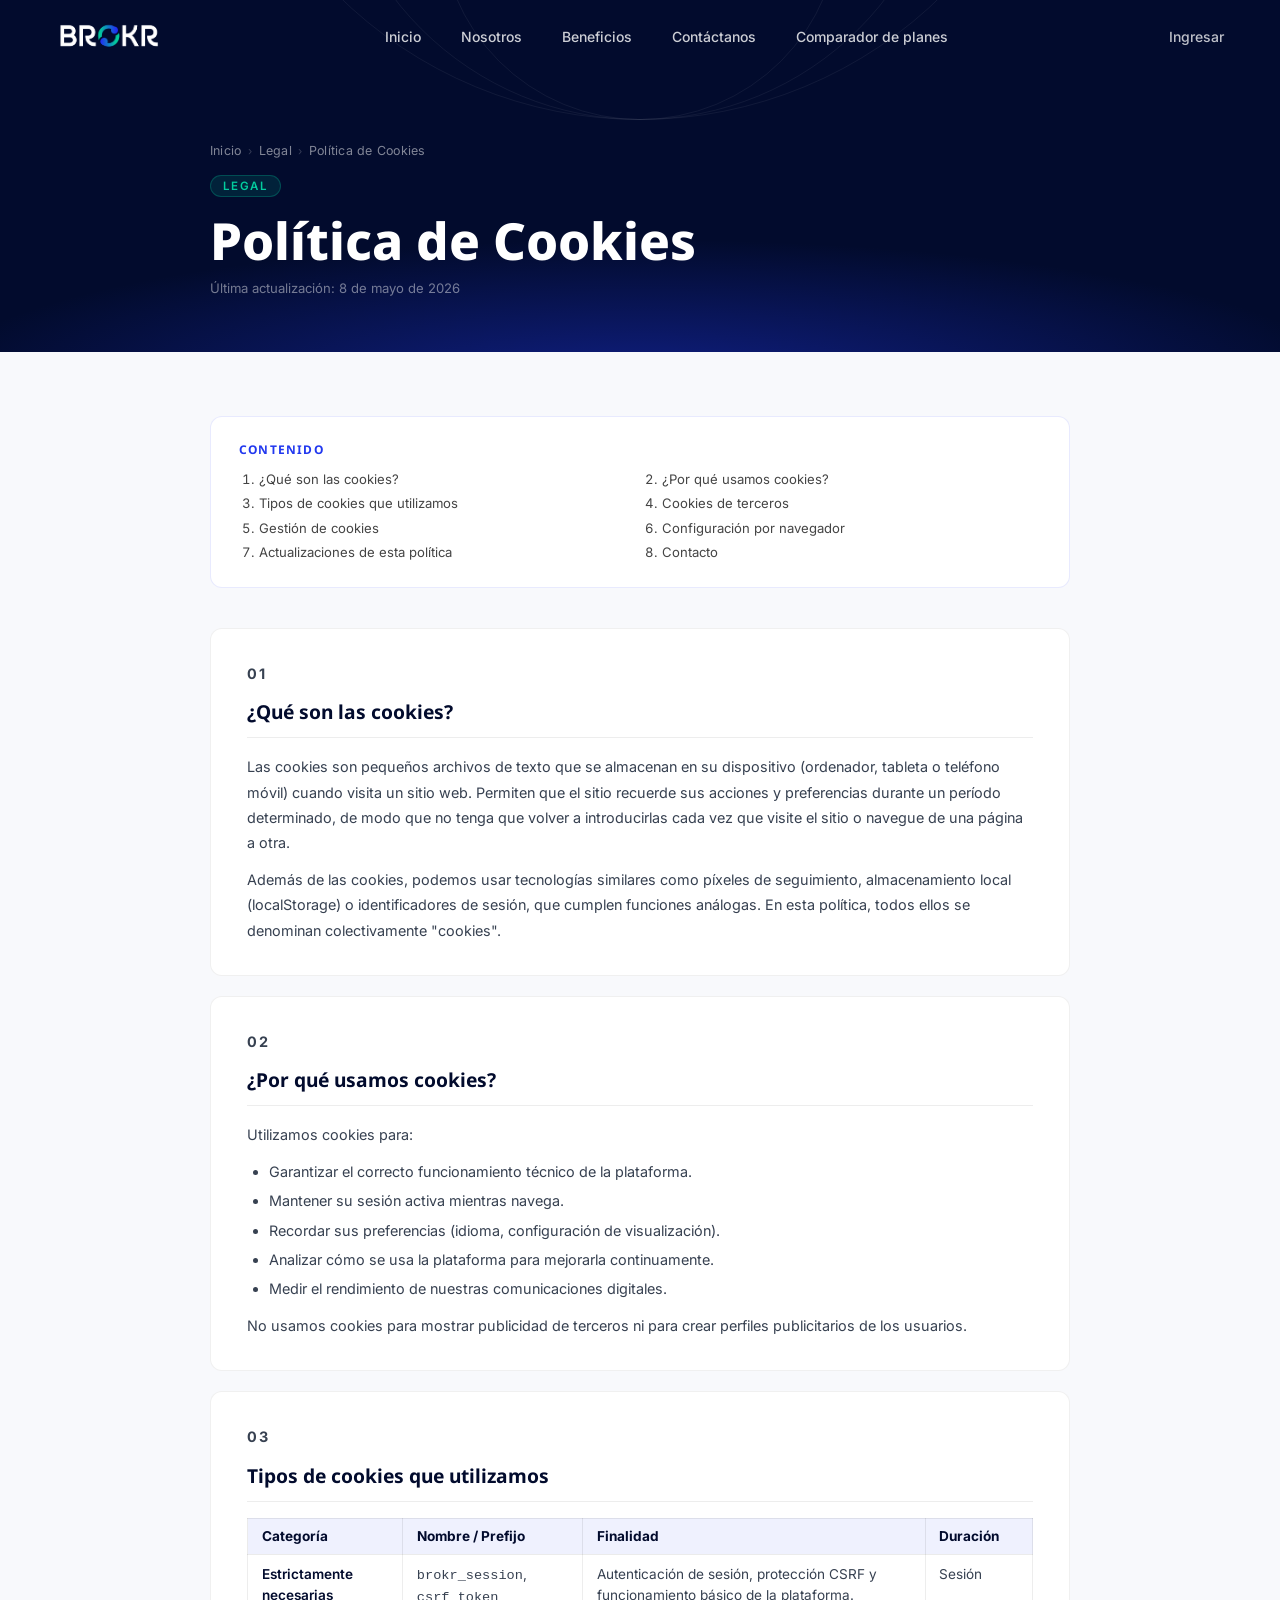
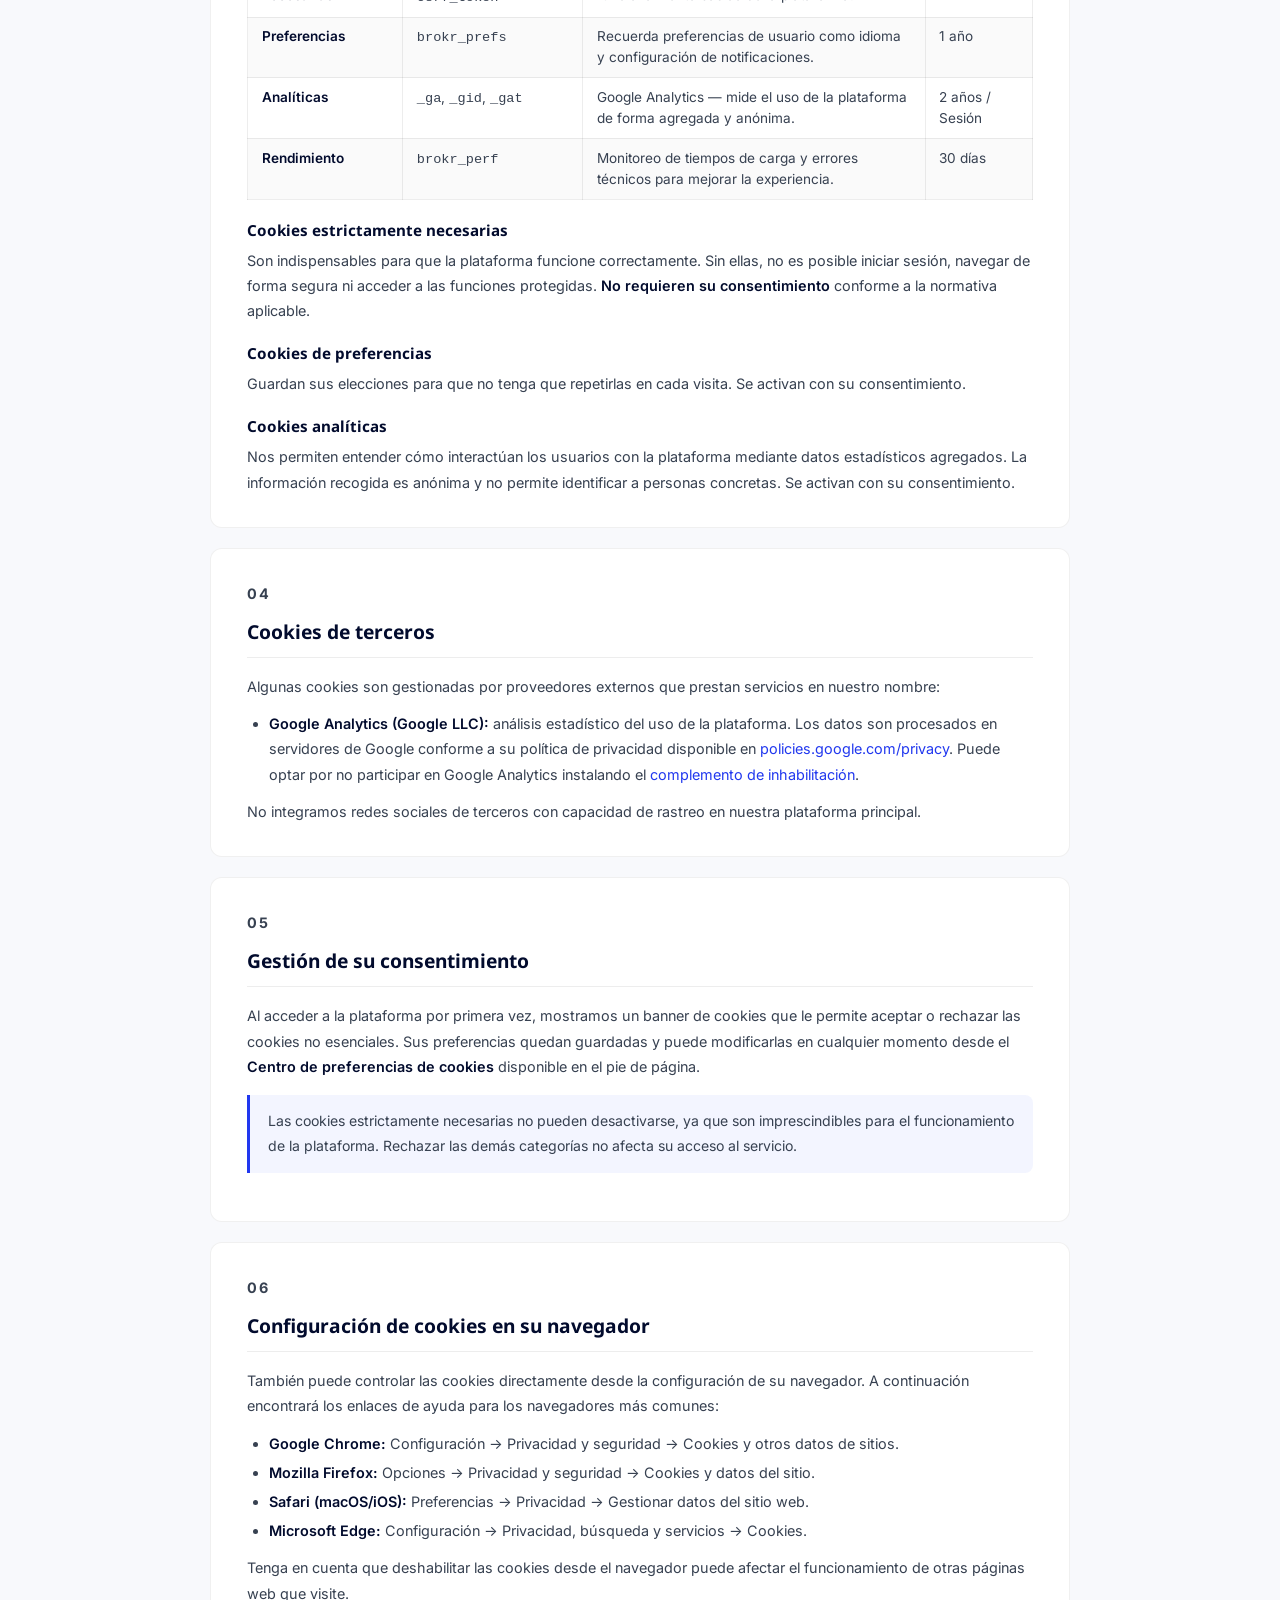
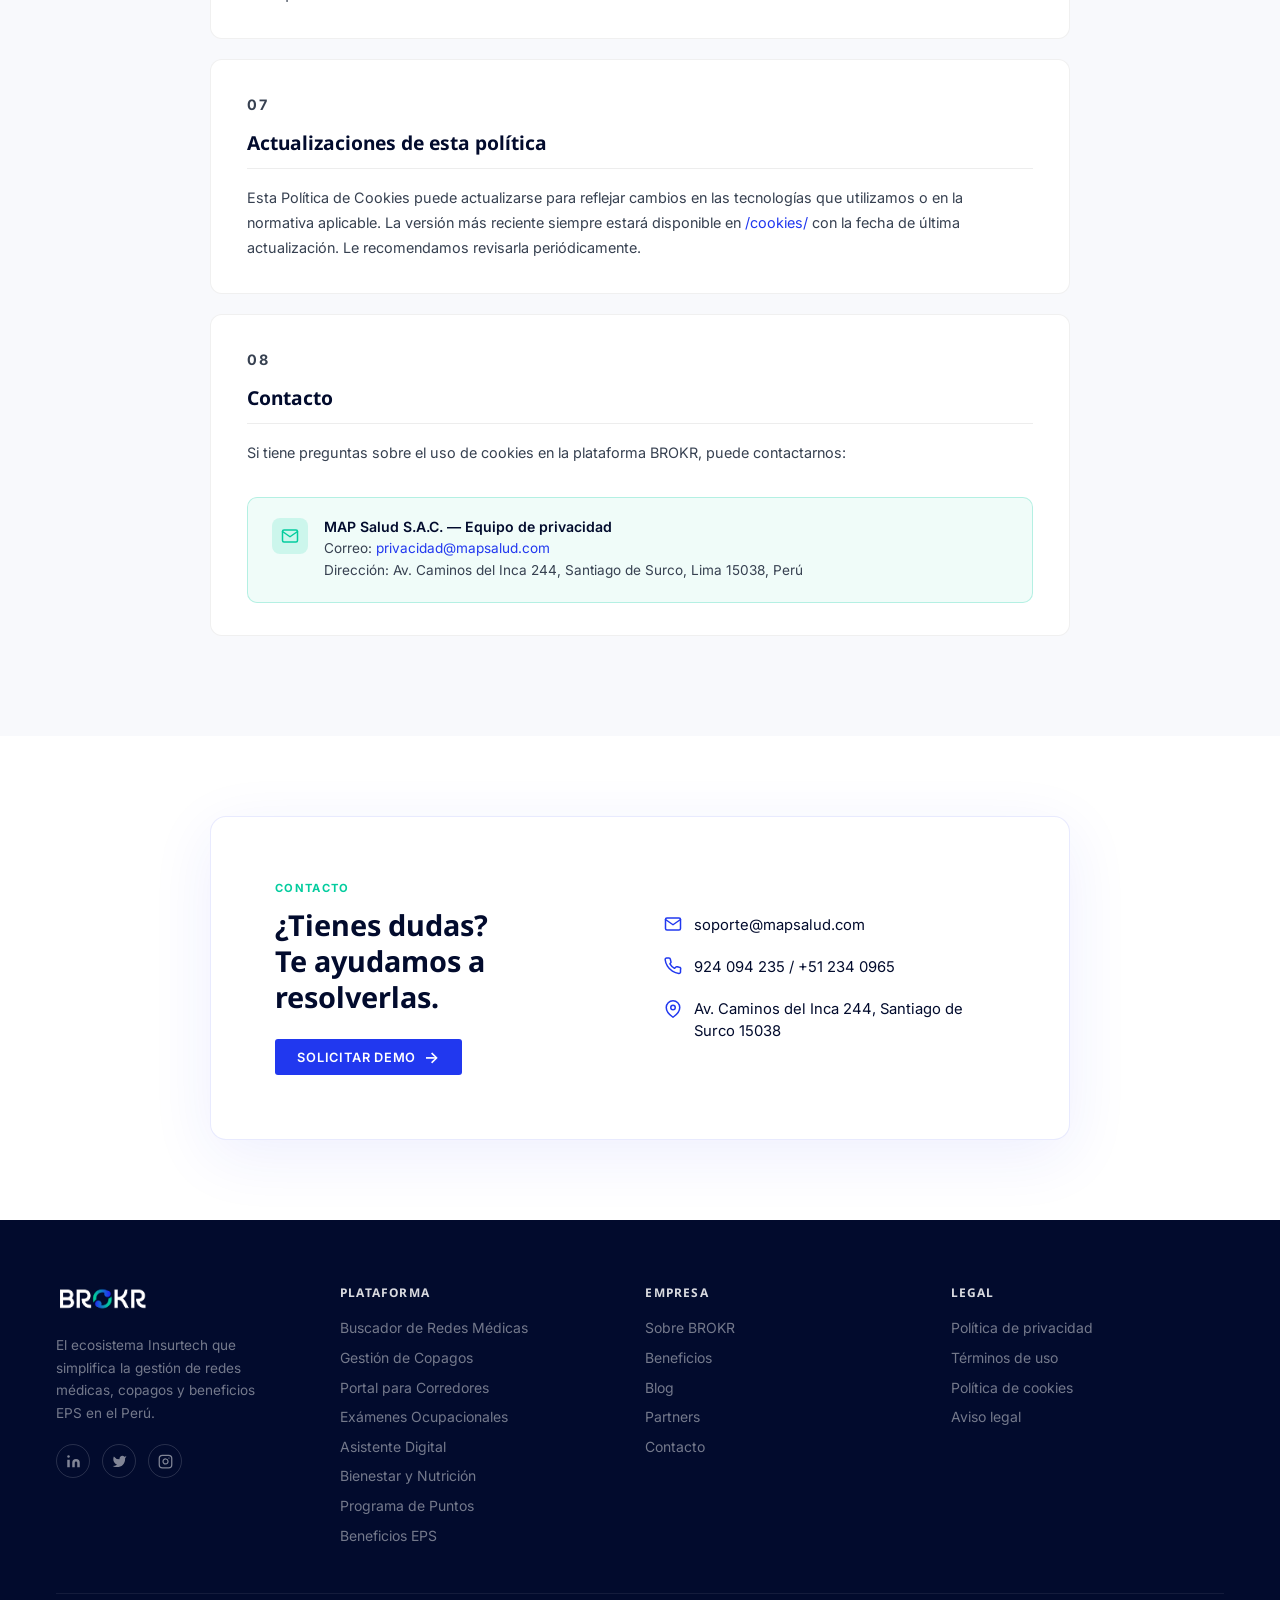
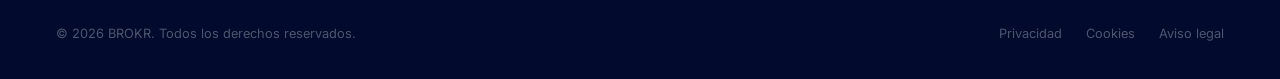
<file: cookies/index.html>
<!DOCTYPE html>
<html lang="es">
<head>
  <meta charset="UTF-8" />
  <meta name="viewport" content="width=device-width, initial-scale=1.0" />
  <title>BROKR — Política de Cookies</title>
  <link rel="stylesheet" href="/assets/css/main.css" />
  <link rel="stylesheet" href="/assets/css/home.css" />
  <link rel="stylesheet" href="/assets/css/legal.css" />
</head>
<body>

  <!-- ── Navbar ────────────────────────────────────────────────────────────── -->
  <nav class="home-navbar at-top" id="navbar">
    <a href="/" class="navbar-logo">
      <img src="/assets/img/logo-blanco-colores.png" alt="BROKR" class="navbar-logo-img" />
    </a>

    <ul class="navbar-links">
      <li><a href="/">Inicio</a></li>
      <li><a href="/nosotros/">Nosotros</a></li>
      <li><a href="/beneficios/">Beneficios</a></li>
      <li><a href="/contactanos/">Contáctanos</a></li>
      <li><a href="#">Comparador de planes</a></li>
    </ul>

    <div class="navbar-actions">
      <a href="#" class="navbar-area">Ingresar</a>
    </div>
  </nav>

  <!-- ── Hero ──────────────────────────────────────────────────────────────── -->
  <section class="legal-hero">
    <div class="hero-bg"></div>
    <div class="hero-ring hero-ring--1"></div>
    <div class="hero-ring hero-ring--2"></div>
    <div class="hero-ring hero-ring--3"></div>

    <div class="legal-hero__content">
      <nav class="legal-hero__breadcrumb" aria-label="Ruta de navegación">
        <a href="/">Inicio</a>
        <span class="legal-hero__breadcrumb-sep">›</span>
        <span>Legal</span>
        <span class="legal-hero__breadcrumb-sep">›</span>
        <span>Política de Cookies</span>
      </nav>
      <span class="legal-hero__label">Legal</span>
      <h1 class="legal-hero__title">Política de Cookies</h1>
      <p class="legal-hero__meta">Última actualización: 8 de mayo de 2026</p>
    </div>
  </section>

  <!-- ── Contenido ─────────────────────────────────────────────────────────── -->
  <div class="legal-body">
    <div class="legal-body__inner">

      <!-- Índice -->
      <div class="legal-toc">
        <p class="legal-toc__title">Contenido</p>
        <ol>
          <li><a href="#s1">¿Qué son las cookies?</a></li>
          <li><a href="#s2">¿Por qué usamos cookies?</a></li>
          <li><a href="#s3">Tipos de cookies que utilizamos</a></li>
          <li><a href="#s4">Cookies de terceros</a></li>
          <li><a href="#s5">Gestión de cookies</a></li>
          <li><a href="#s6">Configuración por navegador</a></li>
          <li><a href="#s7">Actualizaciones de esta política</a></li>
          <li><a href="#s8">Contacto</a></li>
        </ol>
      </div>

      <!-- 1 -->
      <div class="legal-section" id="s1">
        <p class="legal-section__number">01</p>
        <h2>¿Qué son las cookies?</h2>
        <p>
          Las cookies son pequeños archivos de texto que se almacenan en su dispositivo
          (ordenador, tableta o teléfono móvil) cuando visita un sitio web. Permiten que el
          sitio recuerde sus acciones y preferencias durante un período determinado, de modo
          que no tenga que volver a introducirlas cada vez que visite el sitio o navegue de
          una página a otra.
        </p>
        <p>
          Además de las cookies, podemos usar tecnologías similares como píxeles de
          seguimiento, almacenamiento local (localStorage) o identificadores de sesión,
          que cumplen funciones análogas. En esta política, todos ellos se denominan
          colectivamente "cookies".
        </p>
      </div>

      <!-- 2 -->
      <div class="legal-section" id="s2">
        <p class="legal-section__number">02</p>
        <h2>¿Por qué usamos cookies?</h2>
        <p>Utilizamos cookies para:</p>
        <ul>
          <li>Garantizar el correcto funcionamiento técnico de la plataforma.</li>
          <li>Mantener su sesión activa mientras navega.</li>
          <li>Recordar sus preferencias (idioma, configuración de visualización).</li>
          <li>Analizar cómo se usa la plataforma para mejorarla continuamente.</li>
          <li>Medir el rendimiento de nuestras comunicaciones digitales.</li>
        </ul>
        <p>
          No usamos cookies para mostrar publicidad de terceros ni para crear perfiles
          publicitarios de los usuarios.
        </p>
      </div>

      <!-- 3 -->
      <div class="legal-section" id="s3">
        <p class="legal-section__number">03</p>
        <h2>Tipos de cookies que utilizamos</h2>

        <div class="legal-table-wrap">
          <table class="legal-table">
            <thead>
              <tr>
                <th>Categoría</th>
                <th>Nombre / Prefijo</th>
                <th>Finalidad</th>
                <th>Duración</th>
              </tr>
            </thead>
            <tbody>
              <tr>
                <td><strong>Estrictamente necesarias</strong></td>
                <td><code>brokr_session</code>, <code>csrf_token</code></td>
                <td>Autenticación de sesión, protección CSRF y funcionamiento básico de la plataforma.</td>
                <td>Sesión</td>
              </tr>
              <tr>
                <td><strong>Preferencias</strong></td>
                <td><code>brokr_prefs</code></td>
                <td>Recuerda preferencias de usuario como idioma y configuración de notificaciones.</td>
                <td>1 año</td>
              </tr>
              <tr>
                <td><strong>Analíticas</strong></td>
                <td><code>_ga</code>, <code>_gid</code>, <code>_gat</code></td>
                <td>Google Analytics — mide el uso de la plataforma de forma agregada y anónima.</td>
                <td>2 años / Sesión</td>
              </tr>
              <tr>
                <td><strong>Rendimiento</strong></td>
                <td><code>brokr_perf</code></td>
                <td>Monitoreo de tiempos de carga y errores técnicos para mejorar la experiencia.</td>
                <td>30 días</td>
              </tr>
            </tbody>
          </table>
        </div>

        <h3>Cookies estrictamente necesarias</h3>
        <p>
          Son indispensables para que la plataforma funcione correctamente. Sin ellas, no es
          posible iniciar sesión, navegar de forma segura ni acceder a las funciones protegidas.
          <strong>No requieren su consentimiento</strong> conforme a la normativa aplicable.
        </p>

        <h3>Cookies de preferencias</h3>
        <p>
          Guardan sus elecciones para que no tenga que repetirlas en cada visita. Se activan
          con su consentimiento.
        </p>

        <h3>Cookies analíticas</h3>
        <p>
          Nos permiten entender cómo interactúan los usuarios con la plataforma mediante
          datos estadísticos agregados. La información recogida es anónima y no permite
          identificar a personas concretas. Se activan con su consentimiento.
        </p>
      </div>

      <!-- 4 -->
      <div class="legal-section" id="s4">
        <p class="legal-section__number">04</p>
        <h2>Cookies de terceros</h2>
        <p>
          Algunas cookies son gestionadas por proveedores externos que prestan servicios en
          nuestro nombre:
        </p>
        <ul>
          <li>
            <strong>Google Analytics (Google LLC):</strong> análisis estadístico del uso de
            la plataforma. Los datos son procesados en servidores de Google conforme a su
            política de privacidad disponible en
            <a href="https://policies.google.com/privacy" target="_blank" rel="noopener">policies.google.com/privacy</a>.
            Puede optar por no participar en Google Analytics instalando el
            <a href="https://tools.google.com/dlpage/gaoptout" target="_blank" rel="noopener">complemento de inhabilitación</a>.
          </li>
        </ul>
        <p>
          No integramos redes sociales de terceros con capacidad de rastreo en nuestra
          plataforma principal.
        </p>
      </div>

      <!-- 5 -->
      <div class="legal-section" id="s5">
        <p class="legal-section__number">05</p>
        <h2>Gestión de su consentimiento</h2>
        <p>
          Al acceder a la plataforma por primera vez, mostramos un banner de cookies que le
          permite aceptar o rechazar las cookies no esenciales. Sus preferencias quedan
          guardadas y puede modificarlas en cualquier momento desde el
          <strong>Centro de preferencias de cookies</strong> disponible en el pie de página.
        </p>
        <div class="legal-highlight">
          <p>
            Las cookies estrictamente necesarias no pueden desactivarse, ya que son
            imprescindibles para el funcionamiento de la plataforma. Rechazar las demás
            categorías no afecta su acceso al servicio.
          </p>
        </div>
      </div>

      <!-- 6 -->
      <div class="legal-section" id="s6">
        <p class="legal-section__number">06</p>
        <h2>Configuración de cookies en su navegador</h2>
        <p>
          También puede controlar las cookies directamente desde la configuración de su
          navegador. A continuación encontrará los enlaces de ayuda para los navegadores más
          comunes:
        </p>
        <ul>
          <li><strong>Google Chrome:</strong> Configuración → Privacidad y seguridad → Cookies y otros datos de sitios.</li>
          <li><strong>Mozilla Firefox:</strong> Opciones → Privacidad y seguridad → Cookies y datos del sitio.</li>
          <li><strong>Safari (macOS/iOS):</strong> Preferencias → Privacidad → Gestionar datos del sitio web.</li>
          <li><strong>Microsoft Edge:</strong> Configuración → Privacidad, búsqueda y servicios → Cookies.</li>
        </ul>
        <p>
          Tenga en cuenta que deshabilitar las cookies desde el navegador puede afectar el
          funcionamiento de otras páginas web que visite.
        </p>
      </div>

      <!-- 7 -->
      <div class="legal-section" id="s7">
        <p class="legal-section__number">07</p>
        <h2>Actualizaciones de esta política</h2>
        <p>
          Esta Política de Cookies puede actualizarse para reflejar cambios en las tecnologías
          que utilizamos o en la normativa aplicable. La versión más reciente siempre estará
          disponible en <a href="/cookies/">/cookies/</a> con la fecha de última actualización.
          Le recomendamos revisarla periódicamente.
        </p>
      </div>

      <!-- 8 -->
      <div class="legal-section" id="s8">
        <p class="legal-section__number">08</p>
        <h2>Contacto</h2>
        <p>
          Si tiene preguntas sobre el uso de cookies en la plataforma BROKR, puede contactarnos:
        </p>
        <div class="legal-contact-note">
          <div class="legal-contact-note__icon">
            <svg viewBox="0 0 24 24" fill="none" stroke-width="2" stroke-linecap="round" stroke-linejoin="round">
              <path d="M4 4h16c1.1 0 2 .9 2 2v12c0 1.1-.9 2-2 2H4c-1.1 0-2-.9-2-2V6c0-1.1.9-2 2-2z"/>
              <polyline points="22,6 12,13 2,6"/>
            </svg>
          </div>
          <div class="legal-contact-note__text">
            <strong>MAP Salud S.A.C. — Equipo de privacidad</strong>
            <p>
              Correo: <a href="mailto:privacidad@mapsalud.com">privacidad@mapsalud.com</a><br/>
              Dirección: Av. Caminos del Inca 244, Santiago de Surco, Lima 15038, Perú
            </p>
          </div>
        </div>
      </div>

    </div>
  </div>

  <!-- ── Contacto ───────────────────────────────────────────────────────────── -->
  <section class="contact-cta" id="contacto">
    <div class="contact-cta__box">
      <div class="contact-cta__left">
        <span class="contact-cta__label">Contacto</span>
        <h2 class="contact-cta__title">¿Tienes dudas?<br/>Te ayudamos a resolverlas.</h2>
        <a href="/contactanos/" class="btn btn--primary" style="margin-top:0.5rem">
          Solicitar demo <span class="btn-arrow">→</span>
        </a>
      </div>

      <div class="contact-cta__right">
        <div class="contact-info-item">
          <svg viewBox="0 0 24 24" fill="none" stroke="currentColor" stroke-width="2" stroke-linecap="round" stroke-linejoin="round">
            <path d="M4 4h16c1.1 0 2 .9 2 2v12c0 1.1-.9 2-2 2H4c-1.1 0-2-.9-2-2V6c0-1.1.9-2 2-2z"/>
            <polyline points="22,6 12,13 2,6"/>
          </svg>
          <a href="mailto:soporte@mapsalud.com">soporte@mapsalud.com</a>
        </div>
        <div class="contact-info-item">
          <svg viewBox="0 0 24 24" fill="none" stroke="currentColor" stroke-width="2" stroke-linecap="round" stroke-linejoin="round">
            <path d="M22 16.92v3a2 2 0 0 1-2.18 2 19.79 19.79 0 0 1-8.63-3.07A19.5 19.5 0 0 1 4.6 12.19 19.79 19.79 0 0 1 1.56 3.63 2 2 0 0 1 3.53 1.45h3a2 2 0 0 1 2 1.72c.127.96.361 1.903.7 2.81a2 2 0 0 1-.45 2.11L7.91 9.06a16 16 0 0 0 6.07 6.07l1.58-1.58a2 2 0 0 1 2.11-.45c.907.339 1.85.573 2.81.7A2 2 0 0 1 22 16.92z"/>
          </svg>
          <span>924 094 235 / +51 234 0965</span>
        </div>
        <div class="contact-info-item">
          <svg viewBox="0 0 24 24" fill="none" stroke="currentColor" stroke-width="2" stroke-linecap="round" stroke-linejoin="round">
            <path d="M21 10c0 7-9 13-9 13s-9-6-9-13a9 9 0 0 1 18 0z"/>
            <circle cx="12" cy="10" r="3"/>
          </svg>
          <span>Av. Caminos del Inca 244, Santiago de Surco 15038</span>
        </div>
      </div>
    </div>
  </section>

  <!-- ── Footer ─────────────────────────────────────────────────────────────── -->
  <footer class="home-footer">
    <div class="footer-top">
      <div class="footer-brand">
        <a href="/" class="footer-logo">
          <img src="/assets/img/logo-blanco-colores.png" alt="BROKR" />
        </a>
        <p class="footer-tagline">
          El ecosistema Insurtech que simplifica la gestión de redes médicas,
          copagos y beneficios EPS en el Perú.
        </p>
        <div class="footer-social">
          <a href="#" aria-label="LinkedIn">
            <svg viewBox="0 0 24 24" fill="currentColor">
              <path d="M16 8a6 6 0 0 1 6 6v7h-4v-7a2 2 0 0 0-2-2 2 2 0 0 0-2 2v7h-4v-7a6 6 0 0 1 6-6zM2 9h4v12H2z"/>
              <circle cx="4" cy="4" r="2"/>
            </svg>
          </a>
          <a href="#" aria-label="Twitter">
            <svg viewBox="0 0 24 24" fill="currentColor">
              <path d="M23 3a10.9 10.9 0 0 1-3.14 1.53 4.48 4.48 0 0 0-7.86 3v1A10.66 10.66 0 0 1 3 4s-4 9 5 13a11.64 11.64 0 0 1-7 2c9 5 20 0 20-11.5a4.5 4.5 0 0 0-.08-.83A7.72 7.72 0 0 0 23 3z"/>
            </svg>
          </a>
          <a href="#" aria-label="Instagram">
            <svg viewBox="0 0 24 24" fill="none" stroke="currentColor" stroke-width="2" stroke-linecap="round" stroke-linejoin="round">
              <rect x="2" y="2" width="20" height="20" rx="5" ry="5"/>
              <path d="M16 11.37A4 4 0 1 1 12.63 8 4 4 0 0 1 16 11.37z"/>
              <line x1="17.5" y1="6.5" x2="17.51" y2="6.5"/>
            </svg>
          </a>
        </div>
      </div>

      <div class="footer-nav">
        <div class="footer-nav-col">
          <h4>Plataforma</h4>
          <ul>
            <li><a href="/#funcionalidades">Buscador de Redes Médicas</a></li>
            <li><a href="/#funcionalidades">Gestión de Copagos</a></li>
            <li><a href="/#funcionalidades">Portal para Corredores</a></li>
            <li><a href="/#funcionalidades">Exámenes Ocupacionales</a></li>
            <li><a href="/#funcionalidades">Asistente Digital</a></li>
            <li><a href="/#funcionalidades">Bienestar y Nutrición</a></li>
            <li><a href="/#funcionalidades">Programa de Puntos</a></li>
            <li><a href="/#integraciones">Beneficios EPS</a></li>
          </ul>
        </div>
        <div class="footer-nav-col">
          <h4>Empresa</h4>
          <ul>
            <li><a href="/nosotros/">Sobre BROKR</a></li>
            <li><a href="/beneficios/">Beneficios</a></li>
            <li><a href="#">Blog</a></li>
            <li><a href="#">Partners</a></li>
            <li><a href="/contactanos/">Contacto</a></li>
          </ul>
        </div>
        <div class="footer-nav-col">
          <h4>Legal</h4>
          <ul>
            <li><a href="/privacidad/">Política de privacidad</a></li>
            <li><a href="/terminos/">Términos de uso</a></li>
            <li><a href="/cookies/" aria-current="page">Política de cookies</a></li>
            <li><a href="/aviso-legal/">Aviso legal</a></li>
          </ul>
        </div>
      </div>
    </div>

    <div class="footer-bottom">
      <span>© 2026 BROKR. Todos los derechos reservados.</span>
      <div class="footer-bottom-links">
        <a href="/privacidad/">Privacidad</a>
        <a href="/cookies/">Cookies</a>
        <a href="/aviso-legal/">Aviso legal</a>
      </div>
    </div>
  </footer>

  <script src="/assets/js/navbar.js"></script>

</body>
</html>
</file>
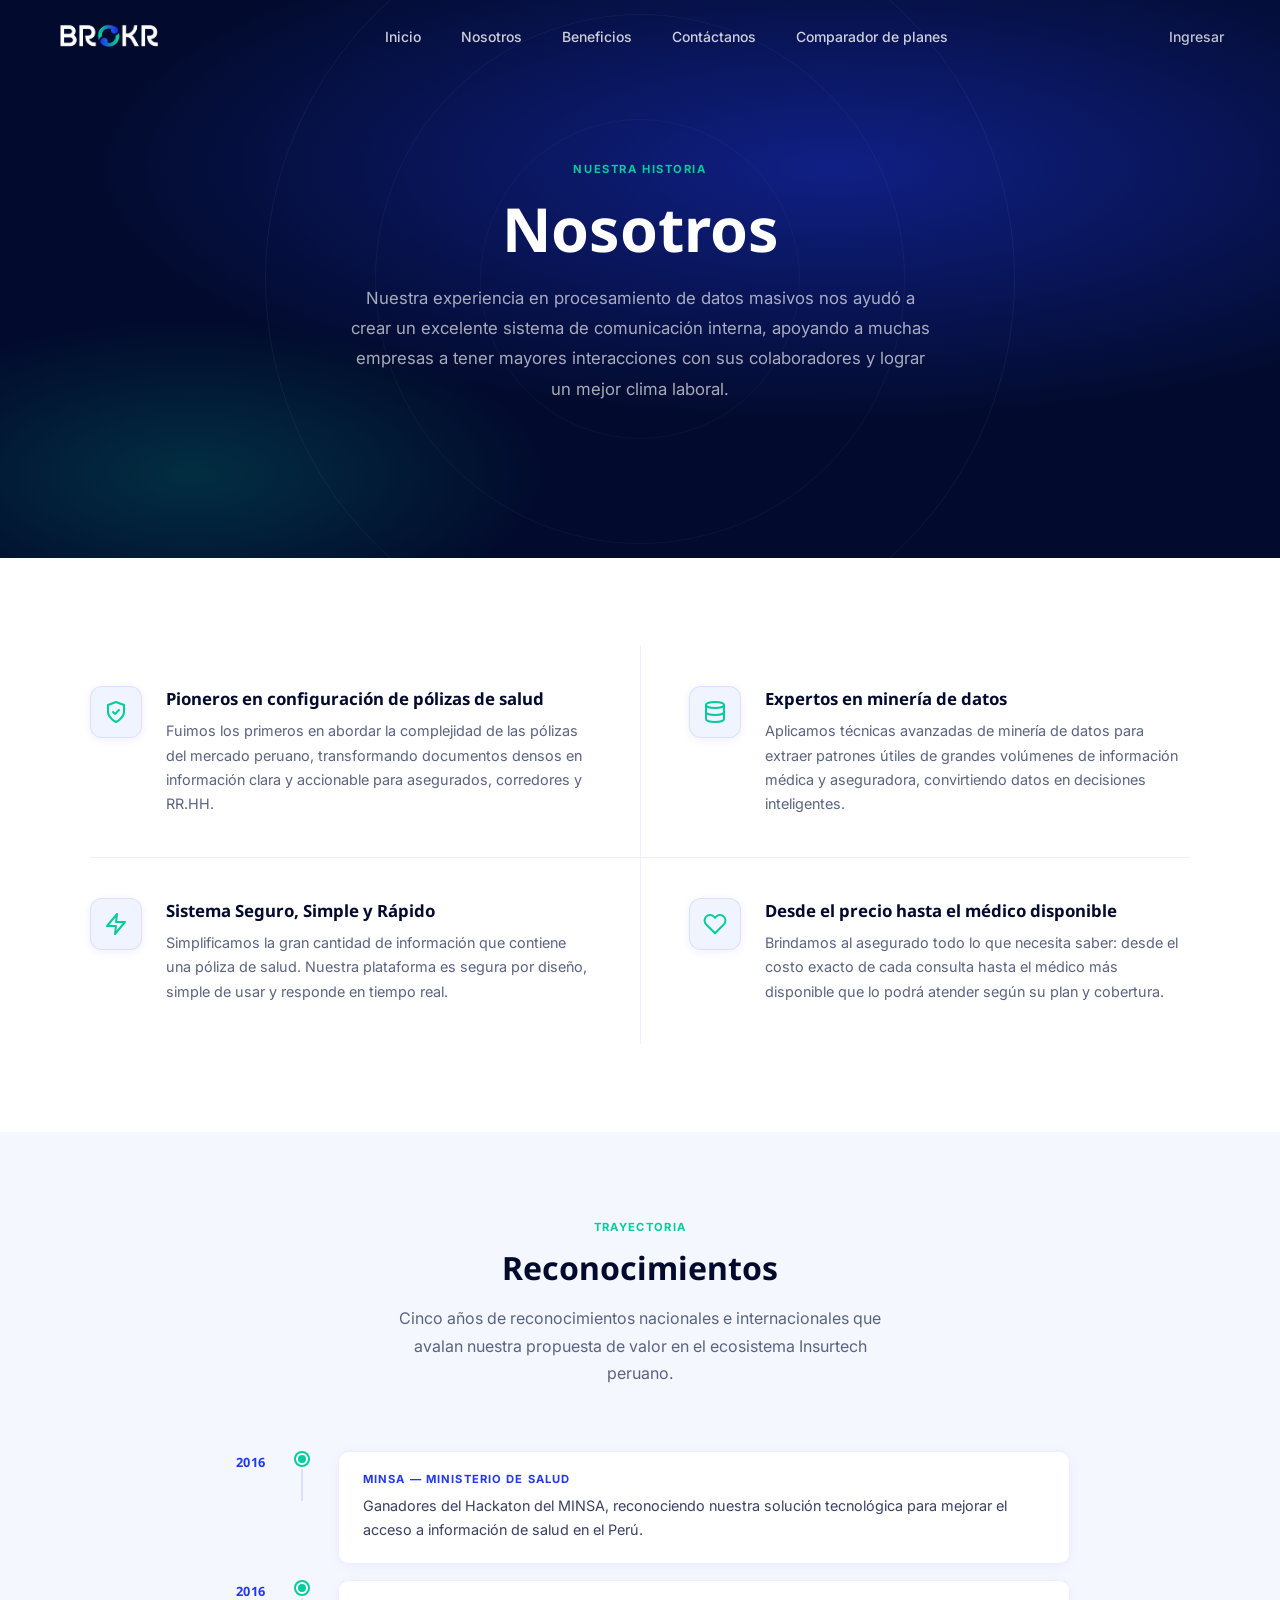
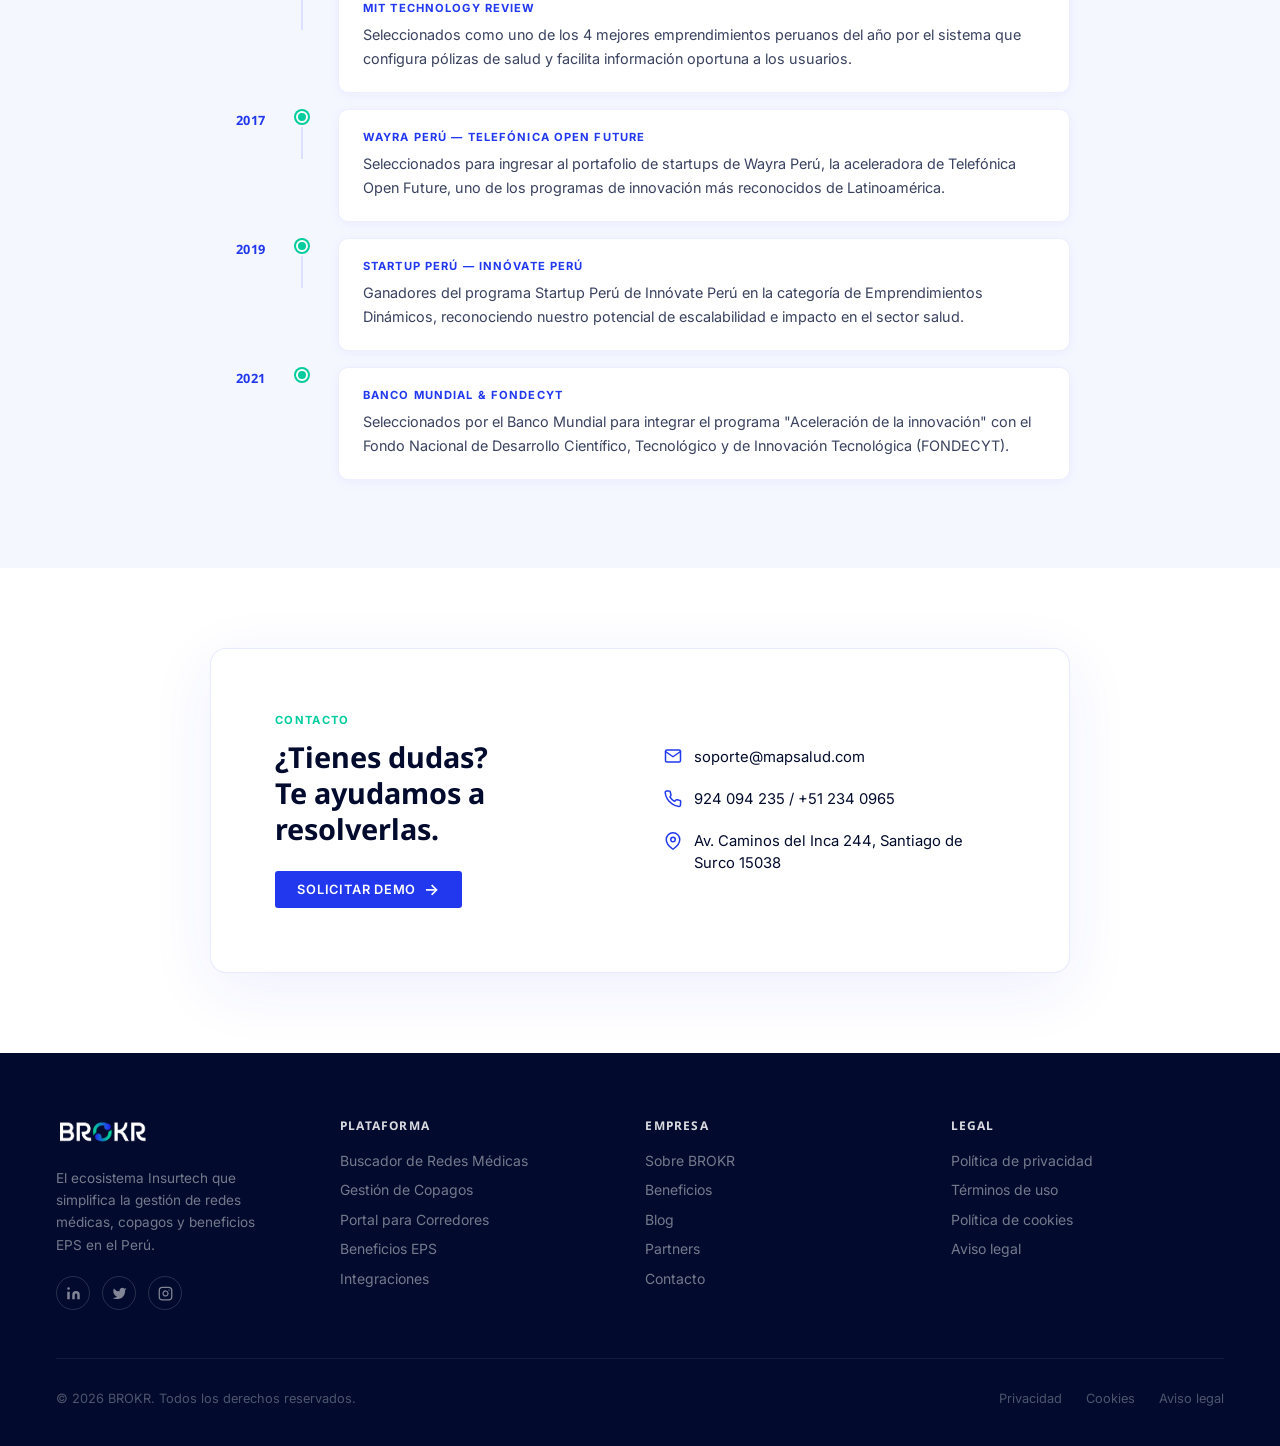
<file: nosotros/index.html>
<!DOCTYPE html>
<html lang="es">
<head>
  <meta charset="UTF-8" />
  <meta name="viewport" content="width=device-width, initial-scale=1.0" />
  <title>BROKR — Nosotros</title>
  <link rel="stylesheet" href="/assets/css/main.css" />
  <link rel="stylesheet" href="/assets/css/home.css" />
  <link rel="stylesheet" href="/assets/css/nosotros.css" />
</head>
<body>

  <!-- ── Navbar ────────────────────────────────────────────────────────────── -->
  <nav class="home-navbar at-top" id="navbar">
    <a href="/" class="navbar-logo">
      <img src="/assets/img/logo-blanco-colores.png" alt="BROKR" class="navbar-logo-img" />
    </a>

    <ul class="navbar-links">
      <li><a href="/">Inicio</a></li>
      <li><a href="/nosotros/" aria-current="page">Nosotros</a></li>
      <li><a href="/beneficios/">Beneficios</a></li>
      <li><a href="/contactanos/">Contáctanos</a></li>
      <li><a href="#">Comparador de planes</a></li>
    </ul>

    <div class="navbar-actions">
      <a href="#" class="navbar-area">Ingresar</a>
    </div>
  </nav>

  <!-- ── Hero ──────────────────────────────────────────────────────────────── -->
  <section class="ns-hero">
    <div class="hero-bg"></div>
    <div class="hero-ring hero-ring--1"></div>
    <div class="hero-ring hero-ring--2"></div>
    <div class="hero-ring hero-ring--3"></div>

    <div class="ns-hero__content">
      <span class="ns-hero__label">Nuestra historia</span>
      <h1 class="ns-hero__title">Nosotros</h1>
      <p class="ns-hero__lead">
        Nuestra experiencia en procesamiento de datos masivos nos ayudó a crear
        un excelente sistema de comunicación interna, apoyando a muchas empresas
        a tener mayores interacciones con sus colaboradores y lograr un mejor
        clima laboral.
      </p>
    </div>
  </section>

  <!-- ── Pilares ────────────────────────────────────────────────────────────── -->
  <section class="ns-pillars">
    <div class="ns-pillars__inner">

      <div class="ns-pillar">
        <div class="ns-pillar__icon">
          <svg viewBox="0 0 24 24" fill="none" stroke="var(--color-celeste)" stroke-width="2" stroke-linecap="round" stroke-linejoin="round">
            <path d="M12 22s8-4 8-10V5l-8-3-8 3v7c0 6 8 10 8 10z"/>
            <path d="M9 12l2 2 4-4"/>
          </svg>
        </div>
        <div class="ns-pillar__body">
          <h3 class="ns-pillar__title">Pioneros en configuración de pólizas de salud</h3>
          <p class="ns-pillar__desc">
            Fuimos los primeros en abordar la complejidad de las pólizas del
            mercado peruano, transformando documentos densos en información
            clara y accionable para asegurados, corredores y RR.HH.
          </p>
        </div>
      </div>

      <div class="ns-pillar">
        <div class="ns-pillar__icon">
          <svg viewBox="0 0 24 24" fill="none" stroke="var(--color-celeste)" stroke-width="2" stroke-linecap="round" stroke-linejoin="round">
            <ellipse cx="12" cy="5" rx="9" ry="3"/>
            <path d="M3 5v14c0 1.66 4.03 3 9 3s9-1.34 9-3V5"/>
            <path d="M3 12c0 1.66 4.03 3 9 3s9-1.34 9-3"/>
          </svg>
        </div>
        <div class="ns-pillar__body">
          <h3 class="ns-pillar__title">Expertos en minería de datos</h3>
          <p class="ns-pillar__desc">
            Aplicamos técnicas avanzadas de minería de datos para extraer
            patrones útiles de grandes volúmenes de información médica y
            aseguradora, convirtiendo datos en decisiones inteligentes.
          </p>
        </div>
      </div>

      <div class="ns-pillar">
        <div class="ns-pillar__icon">
          <svg viewBox="0 0 24 24" fill="none" stroke="var(--color-celeste)" stroke-width="2" stroke-linecap="round" stroke-linejoin="round">
            <path d="M13 2L3 14h9l-1 8 10-12h-9l1-8z"/>
          </svg>
        </div>
        <div class="ns-pillar__body">
          <h3 class="ns-pillar__title">Sistema Seguro, Simple y Rápido</h3>
          <p class="ns-pillar__desc">
            Simplificamos la gran cantidad de información que contiene una
            póliza de salud. Nuestra plataforma es segura por diseño, simple
            de usar y responde en tiempo real.
          </p>
        </div>
      </div>

      <div class="ns-pillar">
        <div class="ns-pillar__icon">
          <svg viewBox="0 0 24 24" fill="none" stroke="var(--color-celeste)" stroke-width="2" stroke-linecap="round" stroke-linejoin="round">
            <path d="M20.84 4.61a5.5 5.5 0 0 0-7.78 0L12 5.67l-1.06-1.06a5.5 5.5 0 0 0-7.78 7.78l1.06 1.06L12 21.23l7.78-7.78 1.06-1.06a5.5 5.5 0 0 0 0-7.78z"/>
          </svg>
        </div>
        <div class="ns-pillar__body">
          <h3 class="ns-pillar__title">Desde el precio hasta el médico disponible</h3>
          <p class="ns-pillar__desc">
            Brindamos al asegurado todo lo que necesita saber: desde el costo
            exacto de cada consulta hasta el médico más disponible que lo
            podrá atender según su plan y cobertura.
          </p>
        </div>
      </div>

    </div>
  </section>

  <!-- ── Reconocimientos ────────────────────────────────────────────────────── -->
  <section class="ns-awards">
    <div class="ns-awards__inner">

      <div class="ns-awards__header">
        <span class="ns-awards__label">Trayectoria</span>
        <h2 class="ns-awards__title">Reconocimientos</h2>
        <p class="ns-awards__subtitle">
          Cinco años de reconocimientos nacionales e internacionales que
          avalan nuestra propuesta de valor en el ecosistema Insurtech peruano.
        </p>
      </div>

      <div class="ns-awards__timeline">

        <div class="ns-award">
          <div class="ns-award__year">2016</div>
          <div class="ns-award__connector">
            <div class="ns-award__dot"></div>
            <div class="ns-award__line"></div>
          </div>
          <div class="ns-award__card">
            <div class="ns-award__org">MINSA — Ministerio de Salud</div>
            <p class="ns-award__desc">Ganadores del Hackaton del MINSA, reconociendo nuestra solución tecnológica para mejorar el acceso a información de salud en el Perú.</p>
          </div>
        </div>

        <div class="ns-award">
          <div class="ns-award__year">2016</div>
          <div class="ns-award__connector">
            <div class="ns-award__dot"></div>
            <div class="ns-award__line"></div>
          </div>
          <div class="ns-award__card">
            <div class="ns-award__org">MIT Technology Review</div>
            <p class="ns-award__desc">Seleccionados como uno de los 4 mejores emprendimientos peruanos del año por el sistema que configura pólizas de salud y facilita información oportuna a los usuarios.</p>
          </div>
        </div>

        <div class="ns-award">
          <div class="ns-award__year">2017</div>
          <div class="ns-award__connector">
            <div class="ns-award__dot"></div>
            <div class="ns-award__line"></div>
          </div>
          <div class="ns-award__card">
            <div class="ns-award__org">Wayra Perú — Telefónica Open Future</div>
            <p class="ns-award__desc">Seleccionados para ingresar al portafolio de startups de Wayra Perú, la aceleradora de Telefónica Open Future, uno de los programas de innovación más reconocidos de Latinoamérica.</p>
          </div>
        </div>

        <div class="ns-award">
          <div class="ns-award__year">2019</div>
          <div class="ns-award__connector">
            <div class="ns-award__dot"></div>
            <div class="ns-award__line"></div>
          </div>
          <div class="ns-award__card">
            <div class="ns-award__org">Startup Perú — Innóvate Perú</div>
            <p class="ns-award__desc">Ganadores del programa Startup Perú de Innóvate Perú en la categoría de Emprendimientos Dinámicos, reconociendo nuestro potencial de escalabilidad e impacto en el sector salud.</p>
          </div>
        </div>

        <div class="ns-award ns-award--last">
          <div class="ns-award__year">2021</div>
          <div class="ns-award__connector">
            <div class="ns-award__dot"></div>
          </div>
          <div class="ns-award__card">
            <div class="ns-award__org">Banco Mundial &amp; FONDECYT</div>
            <p class="ns-award__desc">Seleccionados por el Banco Mundial para integrar el programa "Aceleración de la innovación" con el Fondo Nacional de Desarrollo Científico, Tecnológico y de Innovación Tecnológica (FONDECYT).</p>
          </div>
        </div>

      </div>
    </div>
  </section>

  <!-- ── Contacto ───────────────────────────────────────────────────────────── -->
  <section class="contact-cta" id="contacto">
    <div class="contact-cta__box">
      <div class="contact-cta__left">
        <span class="contact-cta__label">Contacto</span>
        <h2 class="contact-cta__title">¿Tienes dudas?<br/>Te ayudamos a resolverlas.</h2>
        <a href="/contactanos/" class="btn btn--primary" style="margin-top:0.5rem">
          Solicitar demo <span class="btn-arrow">→</span>
        </a>
      </div>

      <div class="contact-cta__right">
        <div class="contact-info-item">
          <svg viewBox="0 0 24 24" fill="none" stroke="currentColor" stroke-width="2" stroke-linecap="round" stroke-linejoin="round">
            <path d="M4 4h16c1.1 0 2 .9 2 2v12c0 1.1-.9 2-2 2H4c-1.1 0-2-.9-2-2V6c0-1.1.9-2 2-2z"/>
            <polyline points="22,6 12,13 2,6"/>
          </svg>
          <a href="mailto:soporte@mapsalud.com">soporte@mapsalud.com</a>
        </div>
        <div class="contact-info-item">
          <svg viewBox="0 0 24 24" fill="none" stroke="currentColor" stroke-width="2" stroke-linecap="round" stroke-linejoin="round">
            <path d="M22 16.92v3a2 2 0 0 1-2.18 2 19.79 19.79 0 0 1-8.63-3.07A19.5 19.5 0 0 1 4.6 12.19 19.79 19.79 0 0 1 1.56 3.63 2 2 0 0 1 3.53 1.45h3a2 2 0 0 1 2 1.72c.127.96.361 1.903.7 2.81a2 2 0 0 1-.45 2.11L7.91 9.06a16 16 0 0 0 6.07 6.07l1.58-1.58a2 2 0 0 1 2.11-.45c.907.339 1.85.573 2.81.7A2 2 0 0 1 22 16.92z"/>
          </svg>
          <span>924 094 235 / +51 234 0965</span>
        </div>
        <div class="contact-info-item">
          <svg viewBox="0 0 24 24" fill="none" stroke="currentColor" stroke-width="2" stroke-linecap="round" stroke-linejoin="round">
            <path d="M21 10c0 7-9 13-9 13s-9-6-9-13a9 9 0 0 1 18 0z"/>
            <circle cx="12" cy="10" r="3"/>
          </svg>
          <span>Av. Caminos del Inca 244, Santiago de Surco 15038</span>
        </div>
      </div>
    </div>
  </section>

  <!-- ── Footer ─────────────────────────────────────────────────────────────── -->
  <footer class="home-footer">
    <div class="footer-top">
      <div class="footer-brand">
        <a href="/" class="footer-logo">
          <img src="/assets/img/logo-blanco-colores.png" alt="BROKR" />
        </a>
        <p class="footer-tagline">
          El ecosistema Insurtech que simplifica la gestión de redes médicas,
          copagos y beneficios EPS en el Perú.
        </p>
        <div class="footer-social">
          <a href="#" aria-label="LinkedIn">
            <svg viewBox="0 0 24 24" fill="currentColor">
              <path d="M16 8a6 6 0 0 1 6 6v7h-4v-7a2 2 0 0 0-2-2 2 2 0 0 0-2 2v7h-4v-7a6 6 0 0 1 6-6zM2 9h4v12H2z"/>
              <circle cx="4" cy="4" r="2"/>
            </svg>
          </a>
          <a href="#" aria-label="Twitter">
            <svg viewBox="0 0 24 24" fill="currentColor">
              <path d="M23 3a10.9 10.9 0 0 1-3.14 1.53 4.48 4.48 0 0 0-7.86 3v1A10.66 10.66 0 0 1 3 4s-4 9 5 13a11.64 11.64 0 0 1-7 2c9 5 20 0 20-11.5a4.5 4.5 0 0 0-.08-.83A7.72 7.72 0 0 0 23 3z"/>
            </svg>
          </a>
          <a href="#" aria-label="Instagram">
            <svg viewBox="0 0 24 24" fill="none" stroke="currentColor" stroke-width="2" stroke-linecap="round" stroke-linejoin="round">
              <rect x="2" y="2" width="20" height="20" rx="5" ry="5"/>
              <path d="M16 11.37A4 4 0 1 1 12.63 8 4 4 0 0 1 16 11.37z"/>
              <line x1="17.5" y1="6.5" x2="17.51" y2="6.5"/>
            </svg>
          </a>
        </div>
      </div>

      <div class="footer-nav">
        <div class="footer-nav-col">
          <h4>Plataforma</h4>
          <ul>
            <li><a href="/#funcionalidades">Buscador de Redes Médicas</a></li>
            <li><a href="/#funcionalidades">Gestión de Copagos</a></li>
            <li><a href="/#funcionalidades">Portal para Corredores</a></li>
            <li><a href="/#funcionalidades">Beneficios EPS</a></li>
            <li><a href="/#integraciones">Integraciones</a></li>
          </ul>
        </div>
        <div class="footer-nav-col">
          <h4>Empresa</h4>
          <ul>
            <li><a href="/nosotros/">Sobre BROKR</a></li>
            <li><a href="/beneficios/">Beneficios</a></li>
            <li><a href="#">Blog</a></li>
            <li><a href="#">Partners</a></li>
            <li><a href="/contactanos/">Contacto</a></li>
          </ul>
        </div>
        <div class="footer-nav-col">
          <h4>Legal</h4>
          <ul>
            <li><a href="/privacidad/">Política de privacidad</a></li>
            <li><a href="/terminos/">Términos de uso</a></li>
            <li><a href="/cookies/">Política de cookies</a></li>
            <li><a href="/aviso-legal/">Aviso legal</a></li>
          </ul>
        </div>
      </div>
    </div>

    <div class="footer-bottom">
      <span>© 2026 BROKR. Todos los derechos reservados.</span>
      <div class="footer-bottom-links">
        <a href="/privacidad/">Privacidad</a>
        <a href="/cookies/">Cookies</a>
        <a href="/aviso-legal/">Aviso legal</a>
      </div>
    </div>
  </footer>

  <script src="/assets/js/navbar.js"></script>

</body>
</html>
</file>
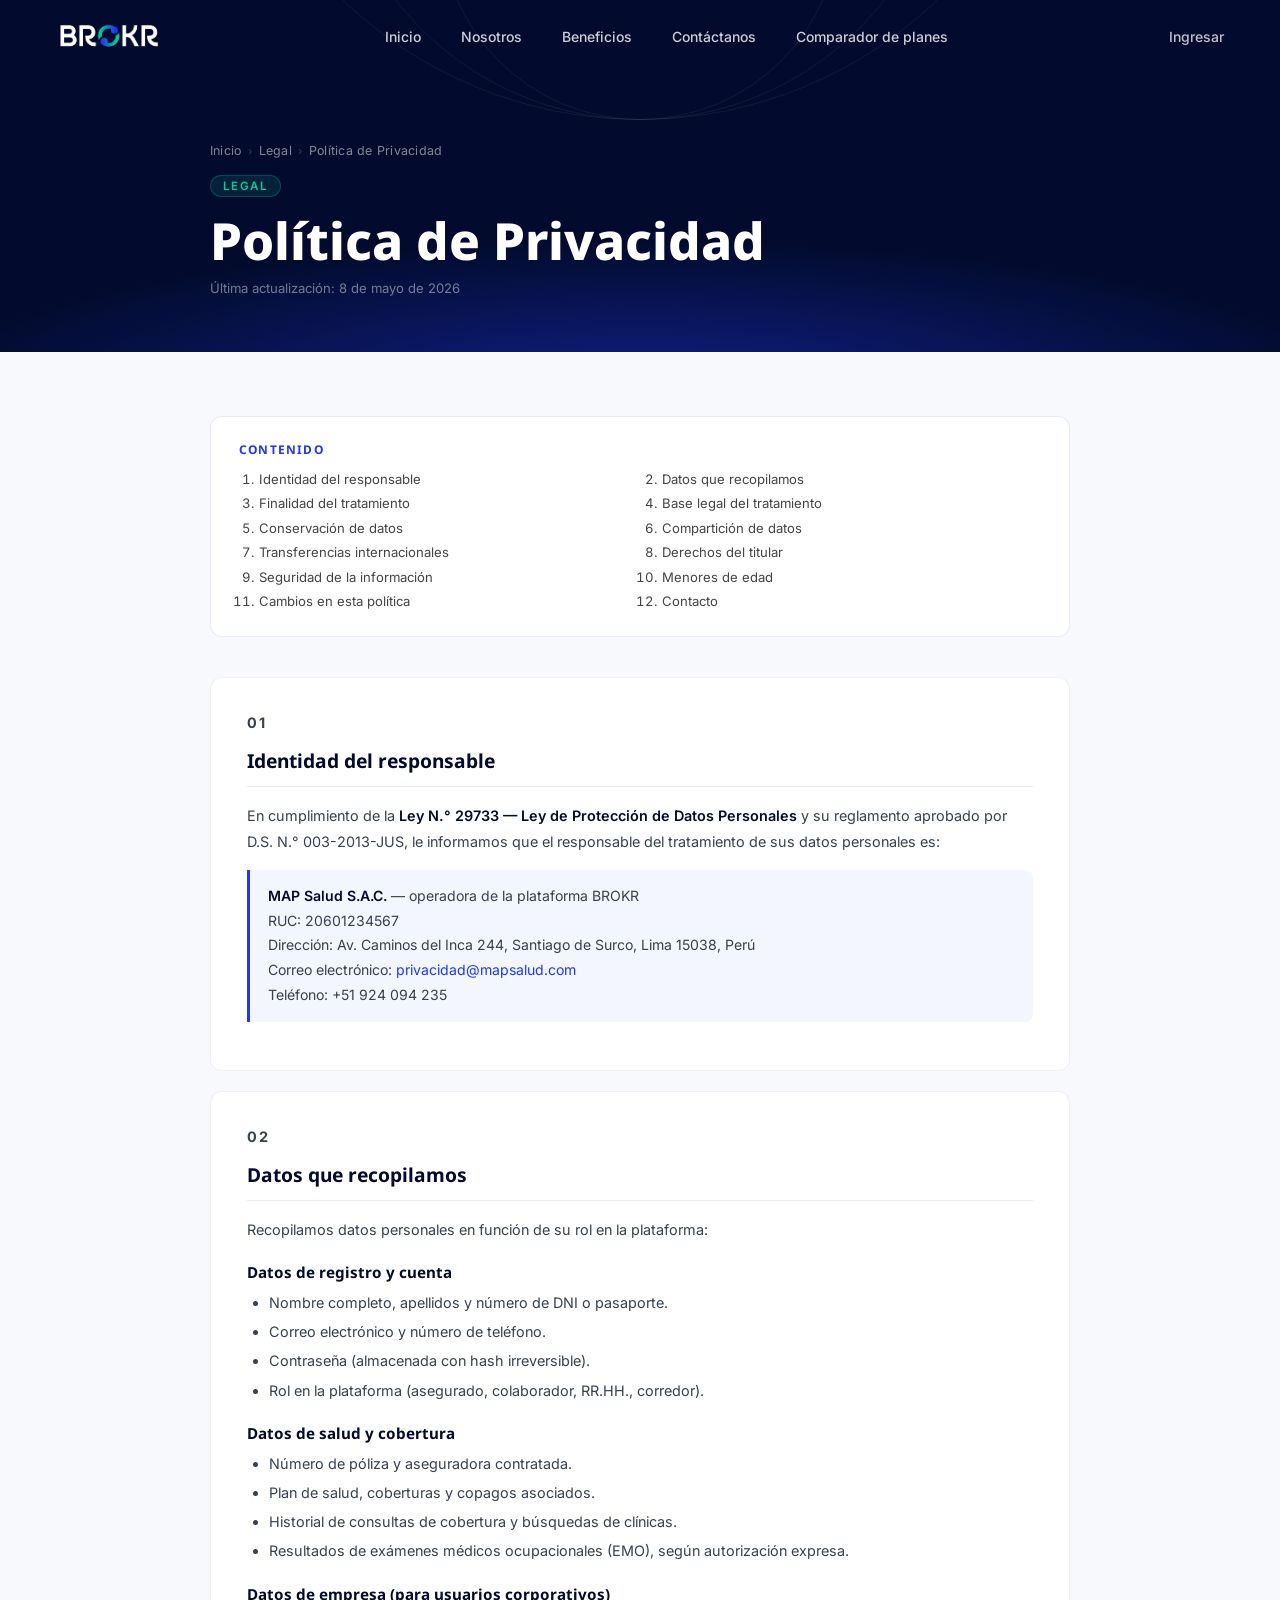
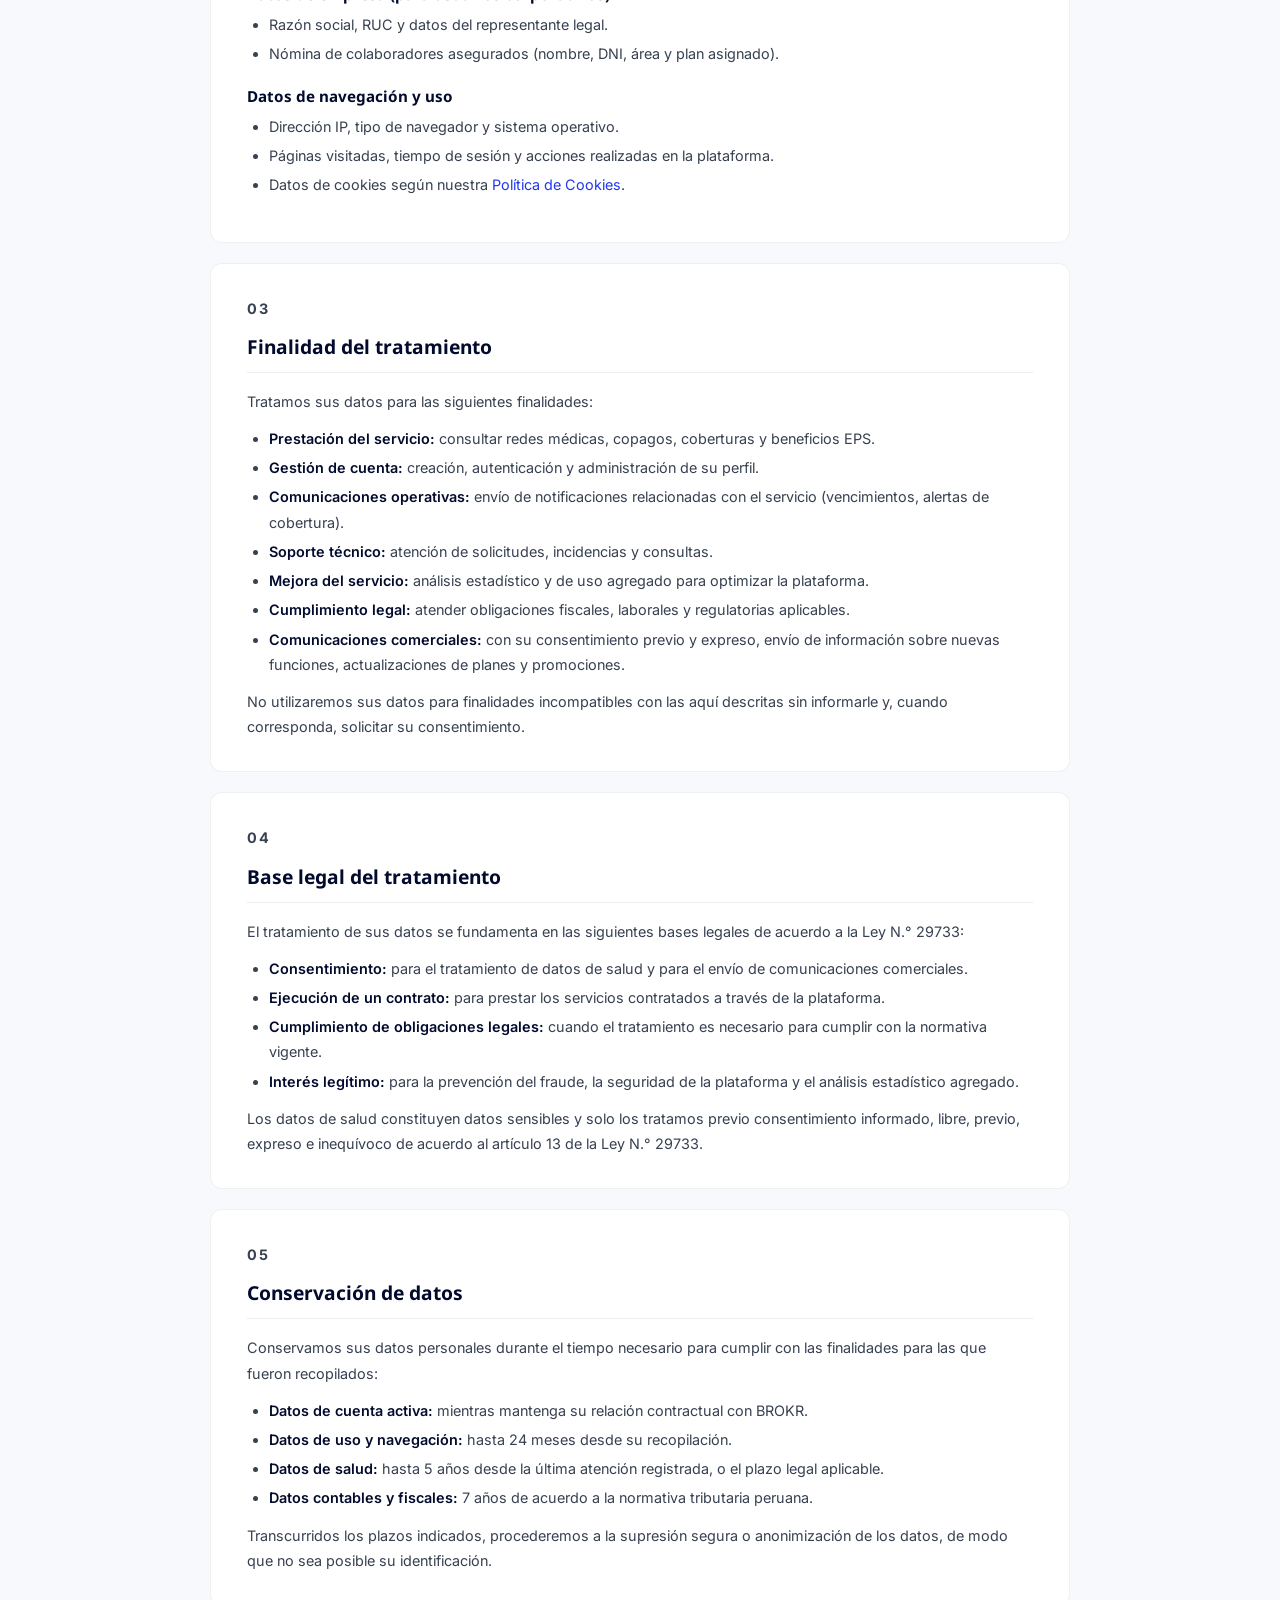
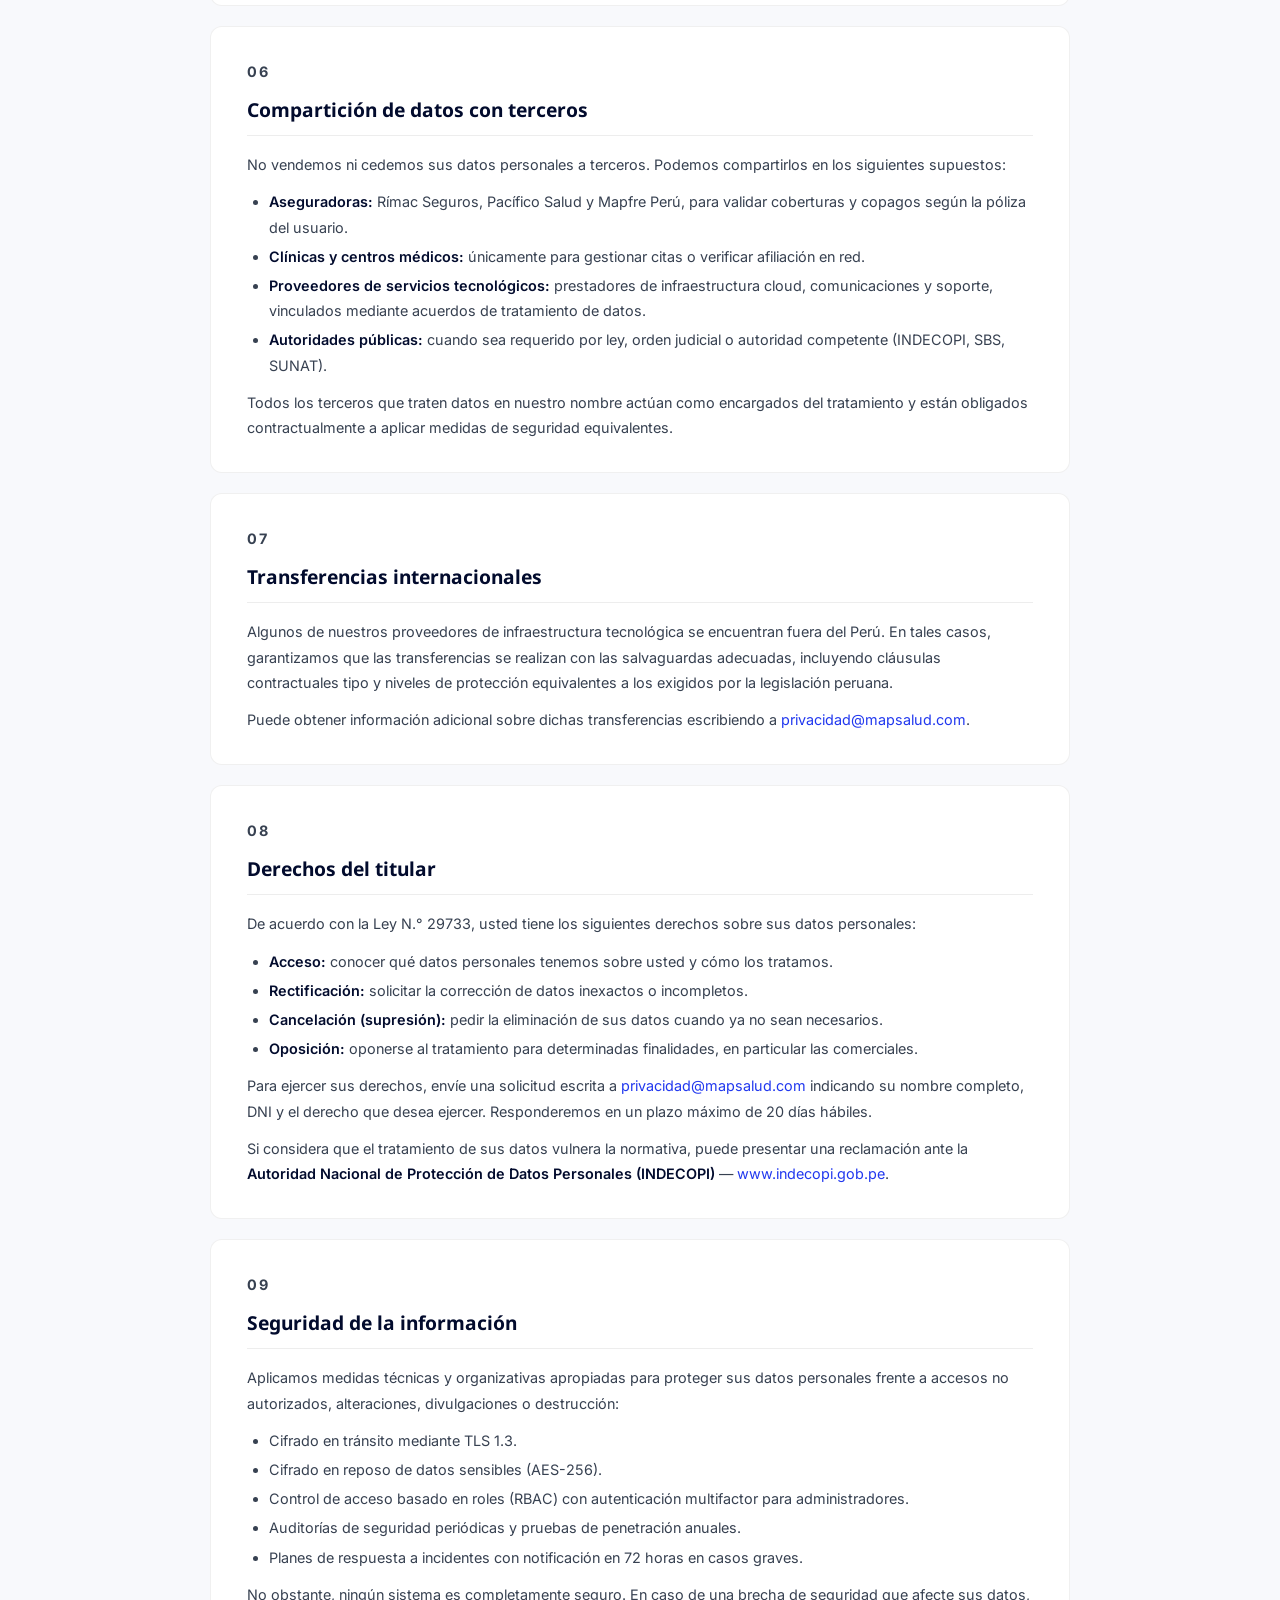
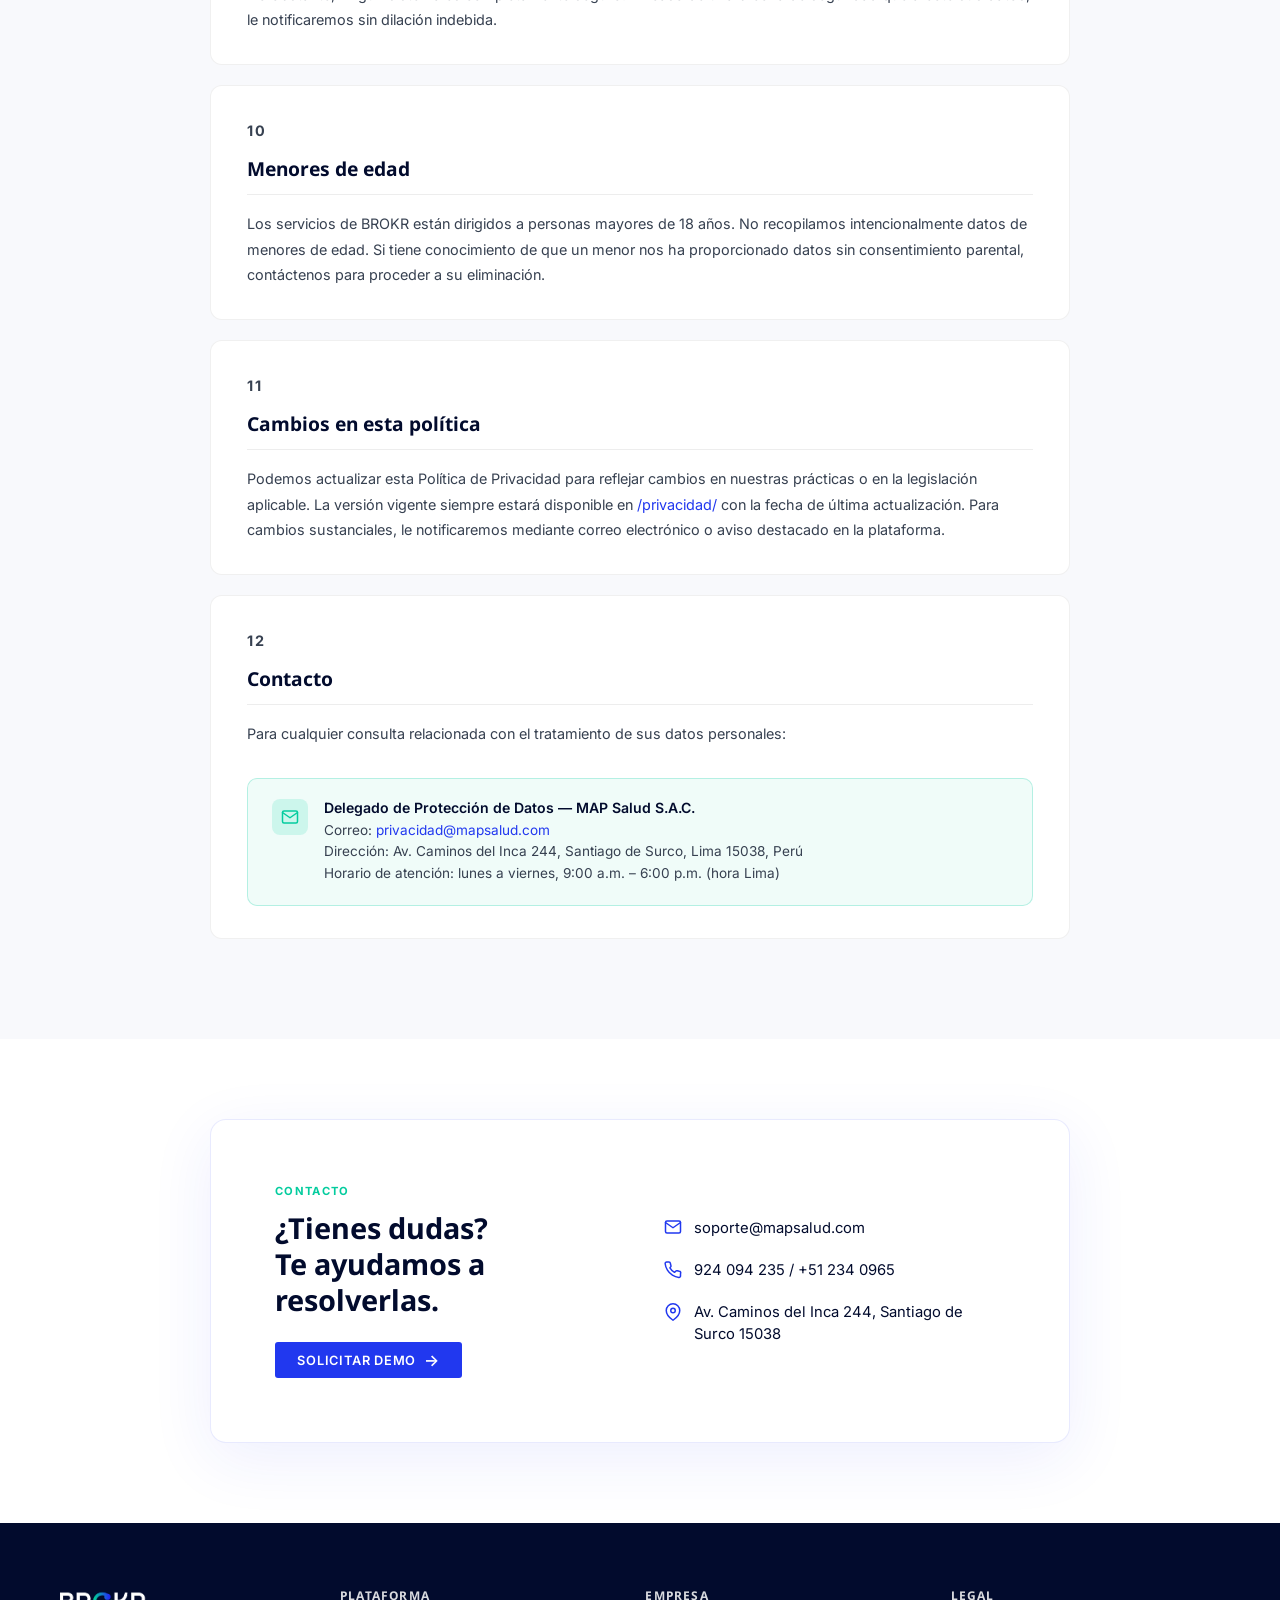
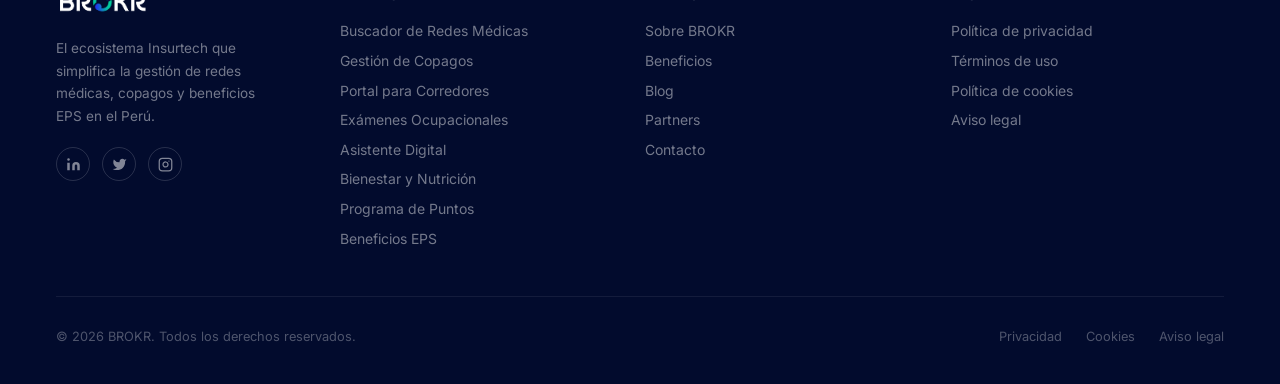
<file: privacidad/index.html>
<!DOCTYPE html>
<html lang="es">
<head>
  <meta charset="UTF-8" />
  <meta name="viewport" content="width=device-width, initial-scale=1.0" />
  <title>BROKR — Política de Privacidad</title>
  <link rel="stylesheet" href="/assets/css/main.css" />
  <link rel="stylesheet" href="/assets/css/home.css" />
  <link rel="stylesheet" href="/assets/css/legal.css" />
</head>
<body>

  <!-- ── Navbar ────────────────────────────────────────────────────────────── -->
  <nav class="home-navbar at-top" id="navbar">
    <a href="/" class="navbar-logo">
      <img src="/assets/img/logo-blanco-colores.png" alt="BROKR" class="navbar-logo-img" />
    </a>

    <ul class="navbar-links">
      <li><a href="/">Inicio</a></li>
      <li><a href="/nosotros/">Nosotros</a></li>
      <li><a href="/beneficios/">Beneficios</a></li>
      <li><a href="/contactanos/">Contáctanos</a></li>
      <li><a href="#">Comparador de planes</a></li>
    </ul>

    <div class="navbar-actions">
      <a href="#" class="navbar-area">Ingresar</a>
    </div>
  </nav>

  <!-- ── Hero ──────────────────────────────────────────────────────────────── -->
  <section class="legal-hero">
    <div class="hero-bg"></div>
    <div class="hero-ring hero-ring--1"></div>
    <div class="hero-ring hero-ring--2"></div>
    <div class="hero-ring hero-ring--3"></div>

    <div class="legal-hero__content">
      <nav class="legal-hero__breadcrumb" aria-label="Ruta de navegación">
        <a href="/">Inicio</a>
        <span class="legal-hero__breadcrumb-sep">›</span>
        <span>Legal</span>
        <span class="legal-hero__breadcrumb-sep">›</span>
        <span>Política de Privacidad</span>
      </nav>
      <span class="legal-hero__label">Legal</span>
      <h1 class="legal-hero__title">Política de Privacidad</h1>
      <p class="legal-hero__meta">Última actualización: 8 de mayo de 2026</p>
    </div>
  </section>

  <!-- ── Contenido ─────────────────────────────────────────────────────────── -->
  <div class="legal-body">
    <div class="legal-body__inner">

      <!-- Índice -->
      <div class="legal-toc">
        <p class="legal-toc__title">Contenido</p>
        <ol>
          <li><a href="#s1">Identidad del responsable</a></li>
          <li><a href="#s2">Datos que recopilamos</a></li>
          <li><a href="#s3">Finalidad del tratamiento</a></li>
          <li><a href="#s4">Base legal del tratamiento</a></li>
          <li><a href="#s5">Conservación de datos</a></li>
          <li><a href="#s6">Compartición de datos</a></li>
          <li><a href="#s7">Transferencias internacionales</a></li>
          <li><a href="#s8">Derechos del titular</a></li>
          <li><a href="#s9">Seguridad de la información</a></li>
          <li><a href="#s10">Menores de edad</a></li>
          <li><a href="#s11">Cambios en esta política</a></li>
          <li><a href="#s12">Contacto</a></li>
        </ol>
      </div>

      <!-- 1 -->
      <div class="legal-section" id="s1">
        <p class="legal-section__number">01</p>
        <h2>Identidad del responsable</h2>
        <p>
          En cumplimiento de la <strong>Ley N.° 29733 — Ley de Protección de Datos Personales</strong>
          y su reglamento aprobado por D.S. N.° 003-2013-JUS, le informamos que el responsable del
          tratamiento de sus datos personales es:
        </p>
        <div class="legal-highlight">
          <p>
            <strong>MAP Salud S.A.C.</strong> — operadora de la plataforma BROKR<br/>
            RUC: 20601234567<br/>
            Dirección: Av. Caminos del Inca 244, Santiago de Surco, Lima 15038, Perú<br/>
            Correo electrónico: <a href="mailto:privacidad@mapsalud.com">privacidad@mapsalud.com</a><br/>
            Teléfono: +51 924 094 235
          </p>
        </div>
      </div>

      <!-- 2 -->
      <div class="legal-section" id="s2">
        <p class="legal-section__number">02</p>
        <h2>Datos que recopilamos</h2>
        <p>Recopilamos datos personales en función de su rol en la plataforma:</p>

        <h3>Datos de registro y cuenta</h3>
        <ul>
          <li>Nombre completo, apellidos y número de DNI o pasaporte.</li>
          <li>Correo electrónico y número de teléfono.</li>
          <li>Contraseña (almacenada con hash irreversible).</li>
          <li>Rol en la plataforma (asegurado, colaborador, RR.HH., corredor).</li>
        </ul>

        <h3>Datos de salud y cobertura</h3>
        <ul>
          <li>Número de póliza y aseguradora contratada.</li>
          <li>Plan de salud, coberturas y copagos asociados.</li>
          <li>Historial de consultas de cobertura y búsquedas de clínicas.</li>
          <li>Resultados de exámenes médicos ocupacionales (EMO), según autorización expresa.</li>
        </ul>

        <h3>Datos de empresa (para usuarios corporativos)</h3>
        <ul>
          <li>Razón social, RUC y datos del representante legal.</li>
          <li>Nómina de colaboradores asegurados (nombre, DNI, área y plan asignado).</li>
        </ul>

        <h3>Datos de navegación y uso</h3>
        <ul>
          <li>Dirección IP, tipo de navegador y sistema operativo.</li>
          <li>Páginas visitadas, tiempo de sesión y acciones realizadas en la plataforma.</li>
          <li>Datos de cookies según nuestra <a href="/cookies/">Política de Cookies</a>.</li>
        </ul>
      </div>

      <!-- 3 -->
      <div class="legal-section" id="s3">
        <p class="legal-section__number">03</p>
        <h2>Finalidad del tratamiento</h2>
        <p>Tratamos sus datos para las siguientes finalidades:</p>
        <ul>
          <li><strong>Prestación del servicio:</strong> consultar redes médicas, copagos, coberturas y beneficios EPS.</li>
          <li><strong>Gestión de cuenta:</strong> creación, autenticación y administración de su perfil.</li>
          <li><strong>Comunicaciones operativas:</strong> envío de notificaciones relacionadas con el servicio (vencimientos, alertas de cobertura).</li>
          <li><strong>Soporte técnico:</strong> atención de solicitudes, incidencias y consultas.</li>
          <li><strong>Mejora del servicio:</strong> análisis estadístico y de uso agregado para optimizar la plataforma.</li>
          <li><strong>Cumplimiento legal:</strong> atender obligaciones fiscales, laborales y regulatorias aplicables.</li>
          <li><strong>Comunicaciones comerciales:</strong> con su consentimiento previo y expreso, envío de información sobre nuevas funciones, actualizaciones de planes y promociones.</li>
        </ul>
        <p>No utilizaremos sus datos para finalidades incompatibles con las aquí descritas sin informarle y, cuando corresponda, solicitar su consentimiento.</p>
      </div>

      <!-- 4 -->
      <div class="legal-section" id="s4">
        <p class="legal-section__number">04</p>
        <h2>Base legal del tratamiento</h2>
        <p>El tratamiento de sus datos se fundamenta en las siguientes bases legales de acuerdo a la Ley N.° 29733:</p>
        <ul>
          <li><strong>Consentimiento:</strong> para el tratamiento de datos de salud y para el envío de comunicaciones comerciales.</li>
          <li><strong>Ejecución de un contrato:</strong> para prestar los servicios contratados a través de la plataforma.</li>
          <li><strong>Cumplimiento de obligaciones legales:</strong> cuando el tratamiento es necesario para cumplir con la normativa vigente.</li>
          <li><strong>Interés legítimo:</strong> para la prevención del fraude, la seguridad de la plataforma y el análisis estadístico agregado.</li>
        </ul>
        <p>
          Los datos de salud constituyen datos sensibles y solo los tratamos previo consentimiento
          informado, libre, previo, expreso e inequívoco de acuerdo al artículo 13 de la Ley N.° 29733.
        </p>
      </div>

      <!-- 5 -->
      <div class="legal-section" id="s5">
        <p class="legal-section__number">05</p>
        <h2>Conservación de datos</h2>
        <p>
          Conservamos sus datos personales durante el tiempo necesario para cumplir con las
          finalidades para las que fueron recopilados:
        </p>
        <ul>
          <li><strong>Datos de cuenta activa:</strong> mientras mantenga su relación contractual con BROKR.</li>
          <li><strong>Datos de uso y navegación:</strong> hasta 24 meses desde su recopilación.</li>
          <li><strong>Datos de salud:</strong> hasta 5 años desde la última atención registrada, o el plazo legal aplicable.</li>
          <li><strong>Datos contables y fiscales:</strong> 7 años de acuerdo a la normativa tributaria peruana.</li>
        </ul>
        <p>
          Transcurridos los plazos indicados, procederemos a la supresión segura o anonimización
          de los datos, de modo que no sea posible su identificación.
        </p>
      </div>

      <!-- 6 -->
      <div class="legal-section" id="s6">
        <p class="legal-section__number">06</p>
        <h2>Compartición de datos con terceros</h2>
        <p>No vendemos ni cedemos sus datos personales a terceros. Podemos compartirlos en los siguientes supuestos:</p>
        <ul>
          <li><strong>Aseguradoras:</strong> Rímac Seguros, Pacífico Salud y Mapfre Perú, para validar coberturas y copagos según la póliza del usuario.</li>
          <li><strong>Clínicas y centros médicos:</strong> únicamente para gestionar citas o verificar afiliación en red.</li>
          <li><strong>Proveedores de servicios tecnológicos:</strong> prestadores de infraestructura cloud, comunicaciones y soporte, vinculados mediante acuerdos de tratamiento de datos.</li>
          <li><strong>Autoridades públicas:</strong> cuando sea requerido por ley, orden judicial o autoridad competente (INDECOPI, SBS, SUNAT).</li>
        </ul>
        <p>
          Todos los terceros que traten datos en nuestro nombre actúan como encargados del
          tratamiento y están obligados contractualmente a aplicar medidas de seguridad equivalentes.
        </p>
      </div>

      <!-- 7 -->
      <div class="legal-section" id="s7">
        <p class="legal-section__number">07</p>
        <h2>Transferencias internacionales</h2>
        <p>
          Algunos de nuestros proveedores de infraestructura tecnológica se encuentran fuera del
          Perú. En tales casos, garantizamos que las transferencias se realizan con las salvaguardas
          adecuadas, incluyendo cláusulas contractuales tipo y niveles de protección equivalentes
          a los exigidos por la legislación peruana.
        </p>
        <p>
          Puede obtener información adicional sobre dichas transferencias escribiendo a
          <a href="mailto:privacidad@mapsalud.com">privacidad@mapsalud.com</a>.
        </p>
      </div>

      <!-- 8 -->
      <div class="legal-section" id="s8">
        <p class="legal-section__number">08</p>
        <h2>Derechos del titular</h2>
        <p>
          De acuerdo con la Ley N.° 29733, usted tiene los siguientes derechos sobre sus datos
          personales:
        </p>
        <ul>
          <li><strong>Acceso:</strong> conocer qué datos personales tenemos sobre usted y cómo los tratamos.</li>
          <li><strong>Rectificación:</strong> solicitar la corrección de datos inexactos o incompletos.</li>
          <li><strong>Cancelación (supresión):</strong> pedir la eliminación de sus datos cuando ya no sean necesarios.</li>
          <li><strong>Oposición:</strong> oponerse al tratamiento para determinadas finalidades, en particular las comerciales.</li>
        </ul>
        <p>
          Para ejercer sus derechos, envíe una solicitud escrita a
          <a href="mailto:privacidad@mapsalud.com">privacidad@mapsalud.com</a> indicando su
          nombre completo, DNI y el derecho que desea ejercer. Responderemos en un plazo máximo
          de 20 días hábiles.
        </p>
        <p>
          Si considera que el tratamiento de sus datos vulnera la normativa, puede presentar
          una reclamación ante la <strong>Autoridad Nacional de Protección de Datos Personales
          (INDECOPI)</strong> — <a href="https://www.indecopi.gob.pe" target="_blank" rel="noopener">www.indecopi.gob.pe</a>.
        </p>
      </div>

      <!-- 9 -->
      <div class="legal-section" id="s9">
        <p class="legal-section__number">09</p>
        <h2>Seguridad de la información</h2>
        <p>
          Aplicamos medidas técnicas y organizativas apropiadas para proteger sus datos
          personales frente a accesos no autorizados, alteraciones, divulgaciones o destrucción:
        </p>
        <ul>
          <li>Cifrado en tránsito mediante TLS 1.3.</li>
          <li>Cifrado en reposo de datos sensibles (AES-256).</li>
          <li>Control de acceso basado en roles (RBAC) con autenticación multifactor para administradores.</li>
          <li>Auditorías de seguridad periódicas y pruebas de penetración anuales.</li>
          <li>Planes de respuesta a incidentes con notificación en 72 horas en casos graves.</li>
        </ul>
        <p>
          No obstante, ningún sistema es completamente seguro. En caso de una brecha de
          seguridad que afecte sus datos, le notificaremos sin dilación indebida.
        </p>
      </div>

      <!-- 10 -->
      <div class="legal-section" id="s10">
        <p class="legal-section__number">10</p>
        <h2>Menores de edad</h2>
        <p>
          Los servicios de BROKR están dirigidos a personas mayores de 18 años. No recopilamos
          intencionalmente datos de menores de edad. Si tiene conocimiento de que un menor nos ha
          proporcionado datos sin consentimiento parental, contáctenos para proceder a su eliminación.
        </p>
      </div>

      <!-- 11 -->
      <div class="legal-section" id="s11">
        <p class="legal-section__number">11</p>
        <h2>Cambios en esta política</h2>
        <p>
          Podemos actualizar esta Política de Privacidad para reflejar cambios en nuestras
          prácticas o en la legislación aplicable. La versión vigente siempre estará disponible
          en <a href="/privacidad/">/privacidad/</a> con la fecha de última actualización.
          Para cambios sustanciales, le notificaremos mediante correo electrónico o aviso
          destacado en la plataforma.
        </p>
      </div>

      <!-- 12 -->
      <div class="legal-section" id="s12">
        <p class="legal-section__number">12</p>
        <h2>Contacto</h2>
        <p>Para cualquier consulta relacionada con el tratamiento de sus datos personales:</p>

        <div class="legal-contact-note">
          <div class="legal-contact-note__icon">
            <svg viewBox="0 0 24 24" fill="none" stroke-width="2" stroke-linecap="round" stroke-linejoin="round">
              <path d="M4 4h16c1.1 0 2 .9 2 2v12c0 1.1-.9 2-2 2H4c-1.1 0-2-.9-2-2V6c0-1.1.9-2 2-2z"/>
              <polyline points="22,6 12,13 2,6"/>
            </svg>
          </div>
          <div class="legal-contact-note__text">
            <strong>Delegado de Protección de Datos — MAP Salud S.A.C.</strong>
            <p>
              Correo: <a href="mailto:privacidad@mapsalud.com">privacidad@mapsalud.com</a><br/>
              Dirección: Av. Caminos del Inca 244, Santiago de Surco, Lima 15038, Perú<br/>
              Horario de atención: lunes a viernes, 9:00 a.m. – 6:00 p.m. (hora Lima)
            </p>
          </div>
        </div>
      </div>

    </div>
  </div>

  <!-- ── Contacto ───────────────────────────────────────────────────────────── -->
  <section class="contact-cta" id="contacto">
    <div class="contact-cta__box">
      <div class="contact-cta__left">
        <span class="contact-cta__label">Contacto</span>
        <h2 class="contact-cta__title">¿Tienes dudas?<br/>Te ayudamos a resolverlas.</h2>
        <a href="/contactanos/" class="btn btn--primary" style="margin-top:0.5rem">
          Solicitar demo <span class="btn-arrow">→</span>
        </a>
      </div>

      <div class="contact-cta__right">
        <div class="contact-info-item">
          <svg viewBox="0 0 24 24" fill="none" stroke="currentColor" stroke-width="2" stroke-linecap="round" stroke-linejoin="round">
            <path d="M4 4h16c1.1 0 2 .9 2 2v12c0 1.1-.9 2-2 2H4c-1.1 0-2-.9-2-2V6c0-1.1.9-2 2-2z"/>
            <polyline points="22,6 12,13 2,6"/>
          </svg>
          <a href="mailto:soporte@mapsalud.com">soporte@mapsalud.com</a>
        </div>
        <div class="contact-info-item">
          <svg viewBox="0 0 24 24" fill="none" stroke="currentColor" stroke-width="2" stroke-linecap="round" stroke-linejoin="round">
            <path d="M22 16.92v3a2 2 0 0 1-2.18 2 19.79 19.79 0 0 1-8.63-3.07A19.5 19.5 0 0 1 4.6 12.19 19.79 19.79 0 0 1 1.56 3.63 2 2 0 0 1 3.53 1.45h3a2 2 0 0 1 2 1.72c.127.96.361 1.903.7 2.81a2 2 0 0 1-.45 2.11L7.91 9.06a16 16 0 0 0 6.07 6.07l1.58-1.58a2 2 0 0 1 2.11-.45c.907.339 1.85.573 2.81.7A2 2 0 0 1 22 16.92z"/>
          </svg>
          <span>924 094 235 / +51 234 0965</span>
        </div>
        <div class="contact-info-item">
          <svg viewBox="0 0 24 24" fill="none" stroke="currentColor" stroke-width="2" stroke-linecap="round" stroke-linejoin="round">
            <path d="M21 10c0 7-9 13-9 13s-9-6-9-13a9 9 0 0 1 18 0z"/>
            <circle cx="12" cy="10" r="3"/>
          </svg>
          <span>Av. Caminos del Inca 244, Santiago de Surco 15038</span>
        </div>
      </div>
    </div>
  </section>

  <!-- ── Footer ─────────────────────────────────────────────────────────────── -->
  <footer class="home-footer">
    <div class="footer-top">
      <div class="footer-brand">
        <a href="/" class="footer-logo">
          <img src="/assets/img/logo-blanco-colores.png" alt="BROKR" />
        </a>
        <p class="footer-tagline">
          El ecosistema Insurtech que simplifica la gestión de redes médicas,
          copagos y beneficios EPS en el Perú.
        </p>
        <div class="footer-social">
          <a href="#" aria-label="LinkedIn">
            <svg viewBox="0 0 24 24" fill="currentColor">
              <path d="M16 8a6 6 0 0 1 6 6v7h-4v-7a2 2 0 0 0-2-2 2 2 0 0 0-2 2v7h-4v-7a6 6 0 0 1 6-6zM2 9h4v12H2z"/>
              <circle cx="4" cy="4" r="2"/>
            </svg>
          </a>
          <a href="#" aria-label="Twitter">
            <svg viewBox="0 0 24 24" fill="currentColor">
              <path d="M23 3a10.9 10.9 0 0 1-3.14 1.53 4.48 4.48 0 0 0-7.86 3v1A10.66 10.66 0 0 1 3 4s-4 9 5 13a11.64 11.64 0 0 1-7 2c9 5 20 0 20-11.5a4.5 4.5 0 0 0-.08-.83A7.72 7.72 0 0 0 23 3z"/>
            </svg>
          </a>
          <a href="#" aria-label="Instagram">
            <svg viewBox="0 0 24 24" fill="none" stroke="currentColor" stroke-width="2" stroke-linecap="round" stroke-linejoin="round">
              <rect x="2" y="2" width="20" height="20" rx="5" ry="5"/>
              <path d="M16 11.37A4 4 0 1 1 12.63 8 4 4 0 0 1 16 11.37z"/>
              <line x1="17.5" y1="6.5" x2="17.51" y2="6.5"/>
            </svg>
          </a>
        </div>
      </div>

      <div class="footer-nav">
        <div class="footer-nav-col">
          <h4>Plataforma</h4>
          <ul>
            <li><a href="/#funcionalidades">Buscador de Redes Médicas</a></li>
            <li><a href="/#funcionalidades">Gestión de Copagos</a></li>
            <li><a href="/#funcionalidades">Portal para Corredores</a></li>
            <li><a href="/#funcionalidades">Exámenes Ocupacionales</a></li>
            <li><a href="/#funcionalidades">Asistente Digital</a></li>
            <li><a href="/#funcionalidades">Bienestar y Nutrición</a></li>
            <li><a href="/#funcionalidades">Programa de Puntos</a></li>
            <li><a href="/#integraciones">Beneficios EPS</a></li>
          </ul>
        </div>
        <div class="footer-nav-col">
          <h4>Empresa</h4>
          <ul>
            <li><a href="/nosotros/">Sobre BROKR</a></li>
            <li><a href="/beneficios/">Beneficios</a></li>
            <li><a href="#">Blog</a></li>
            <li><a href="#">Partners</a></li>
            <li><a href="/contactanos/">Contacto</a></li>
          </ul>
        </div>
        <div class="footer-nav-col">
          <h4>Legal</h4>
          <ul>
            <li><a href="/privacidad/" aria-current="page">Política de privacidad</a></li>
            <li><a href="/terminos/">Términos de uso</a></li>
            <li><a href="/cookies/">Política de cookies</a></li>
            <li><a href="/aviso-legal/">Aviso legal</a></li>
          </ul>
        </div>
      </div>
    </div>

    <div class="footer-bottom">
      <span>© 2026 BROKR. Todos los derechos reservados.</span>
      <div class="footer-bottom-links">
        <a href="/privacidad/">Privacidad</a>
        <a href="/cookies/">Cookies</a>
        <a href="/aviso-legal/">Aviso legal</a>
      </div>
    </div>
  </footer>

  <script src="/assets/js/navbar.js"></script>

</body>
</html>
</file>
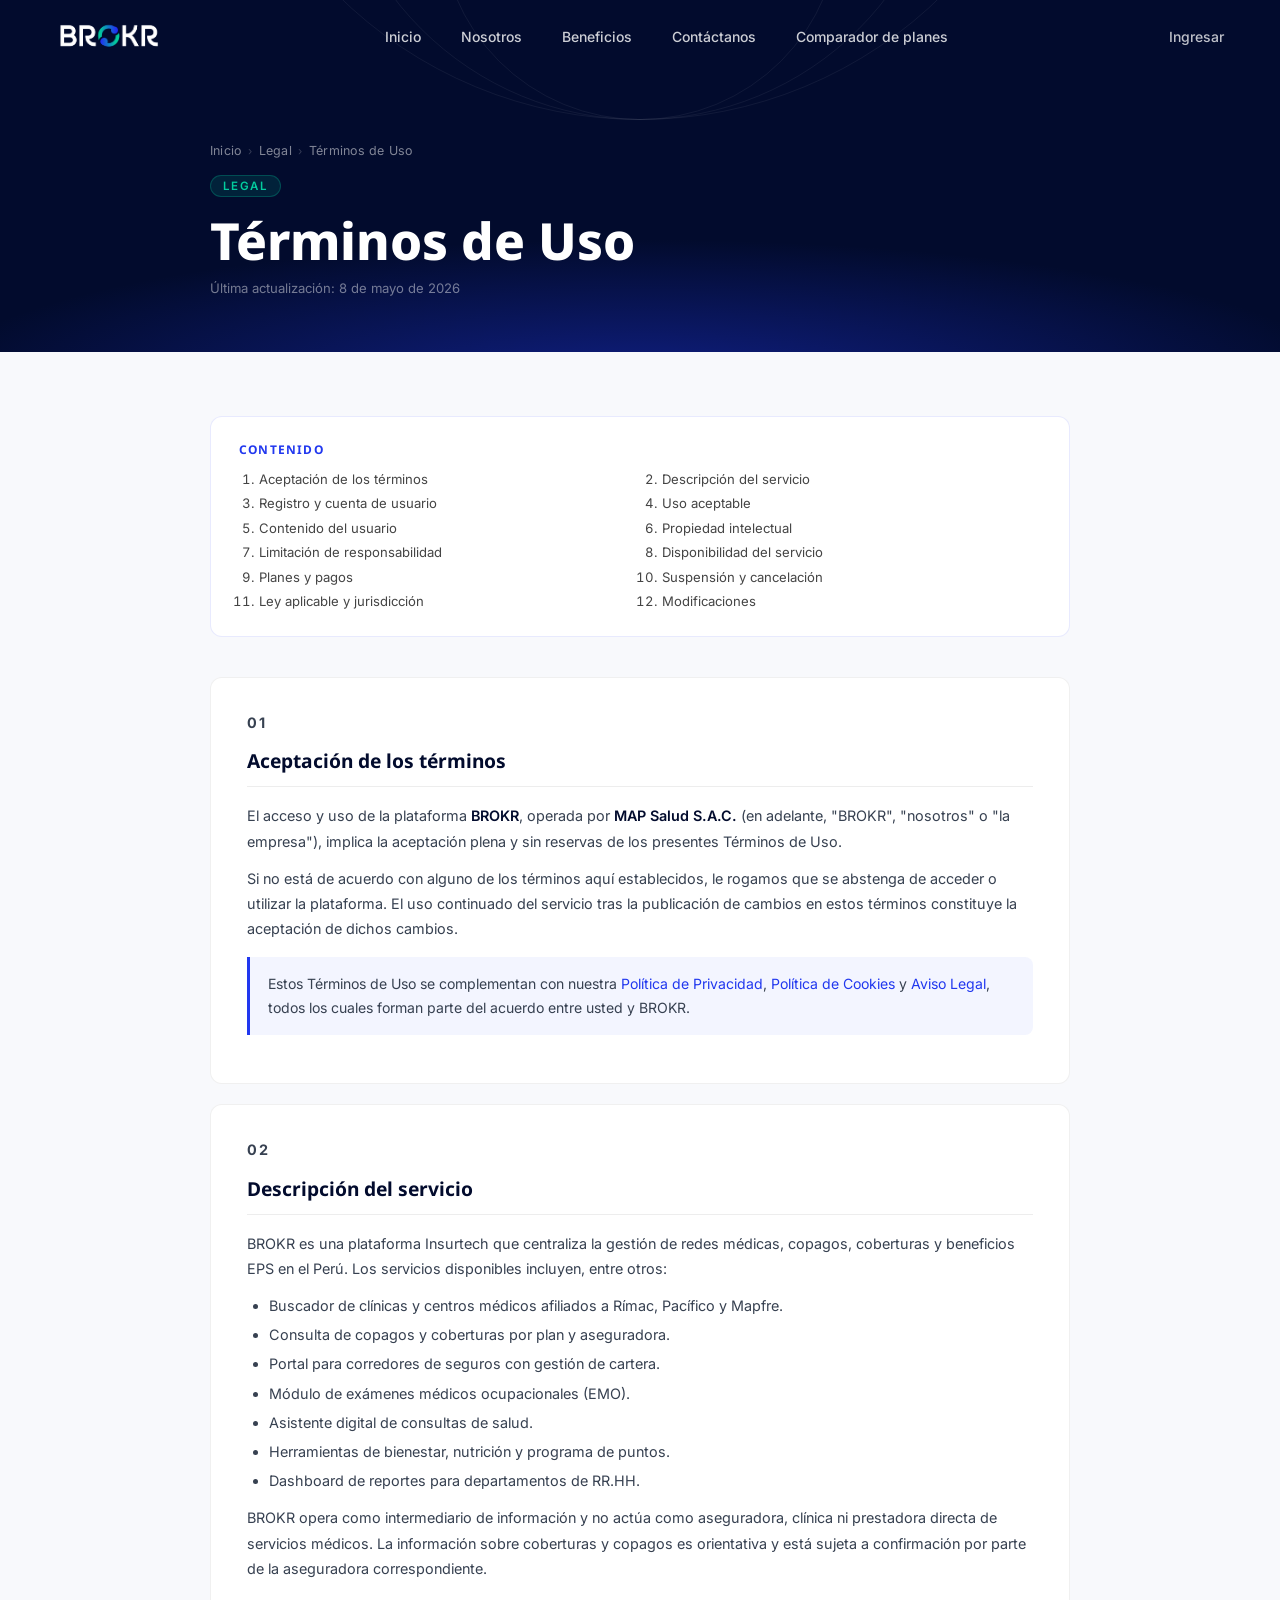
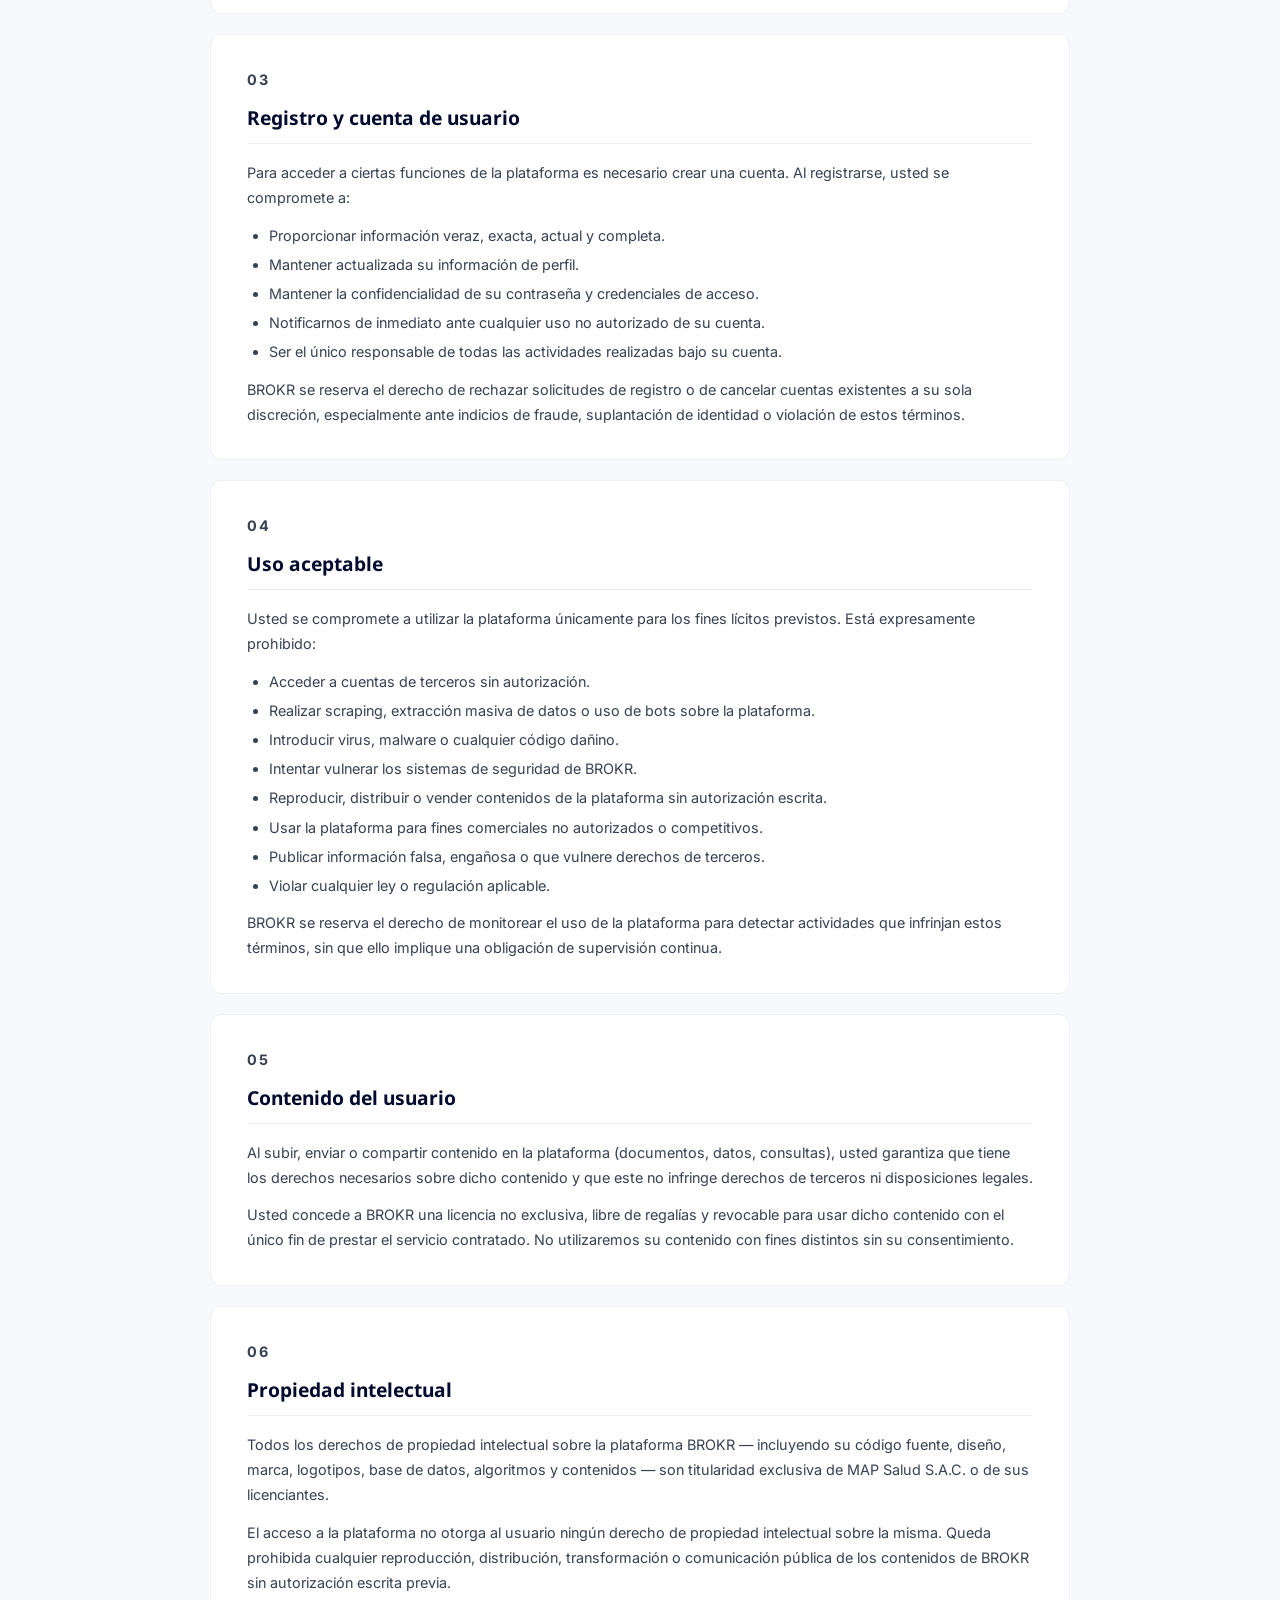
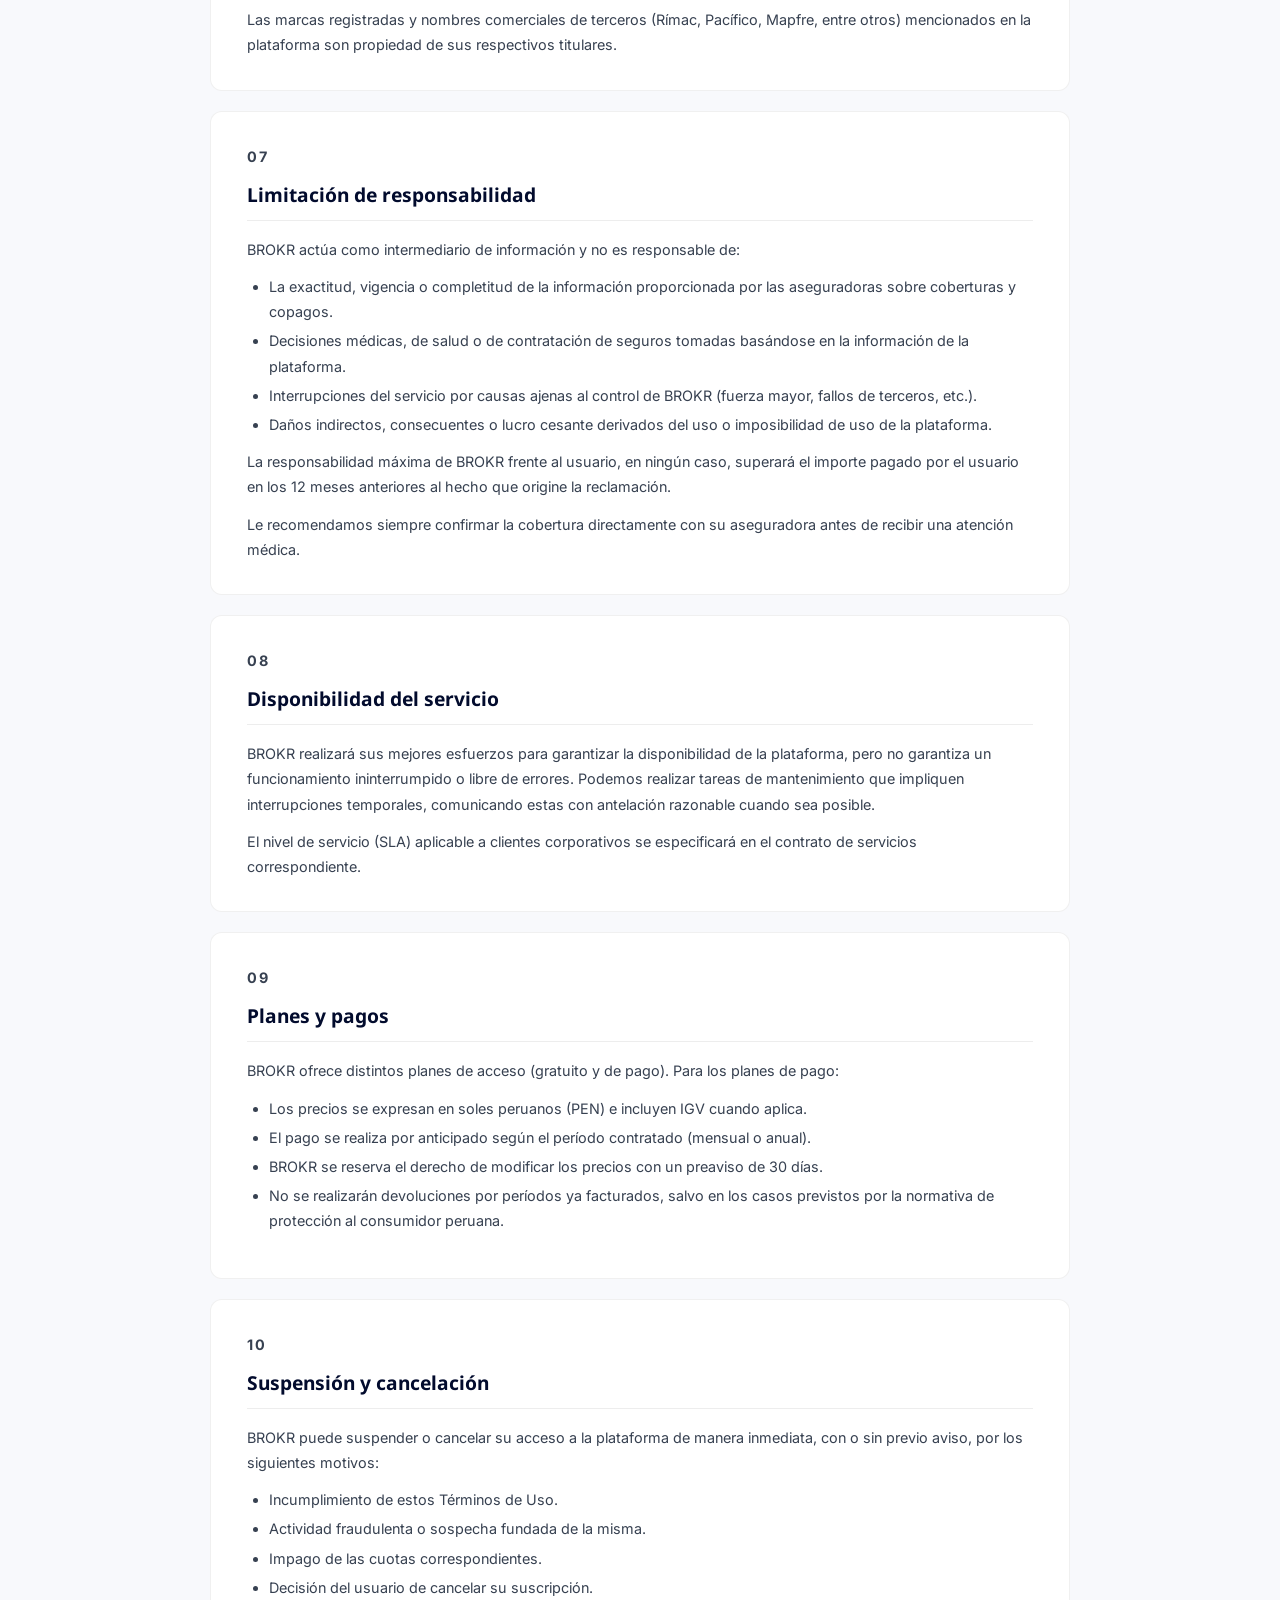
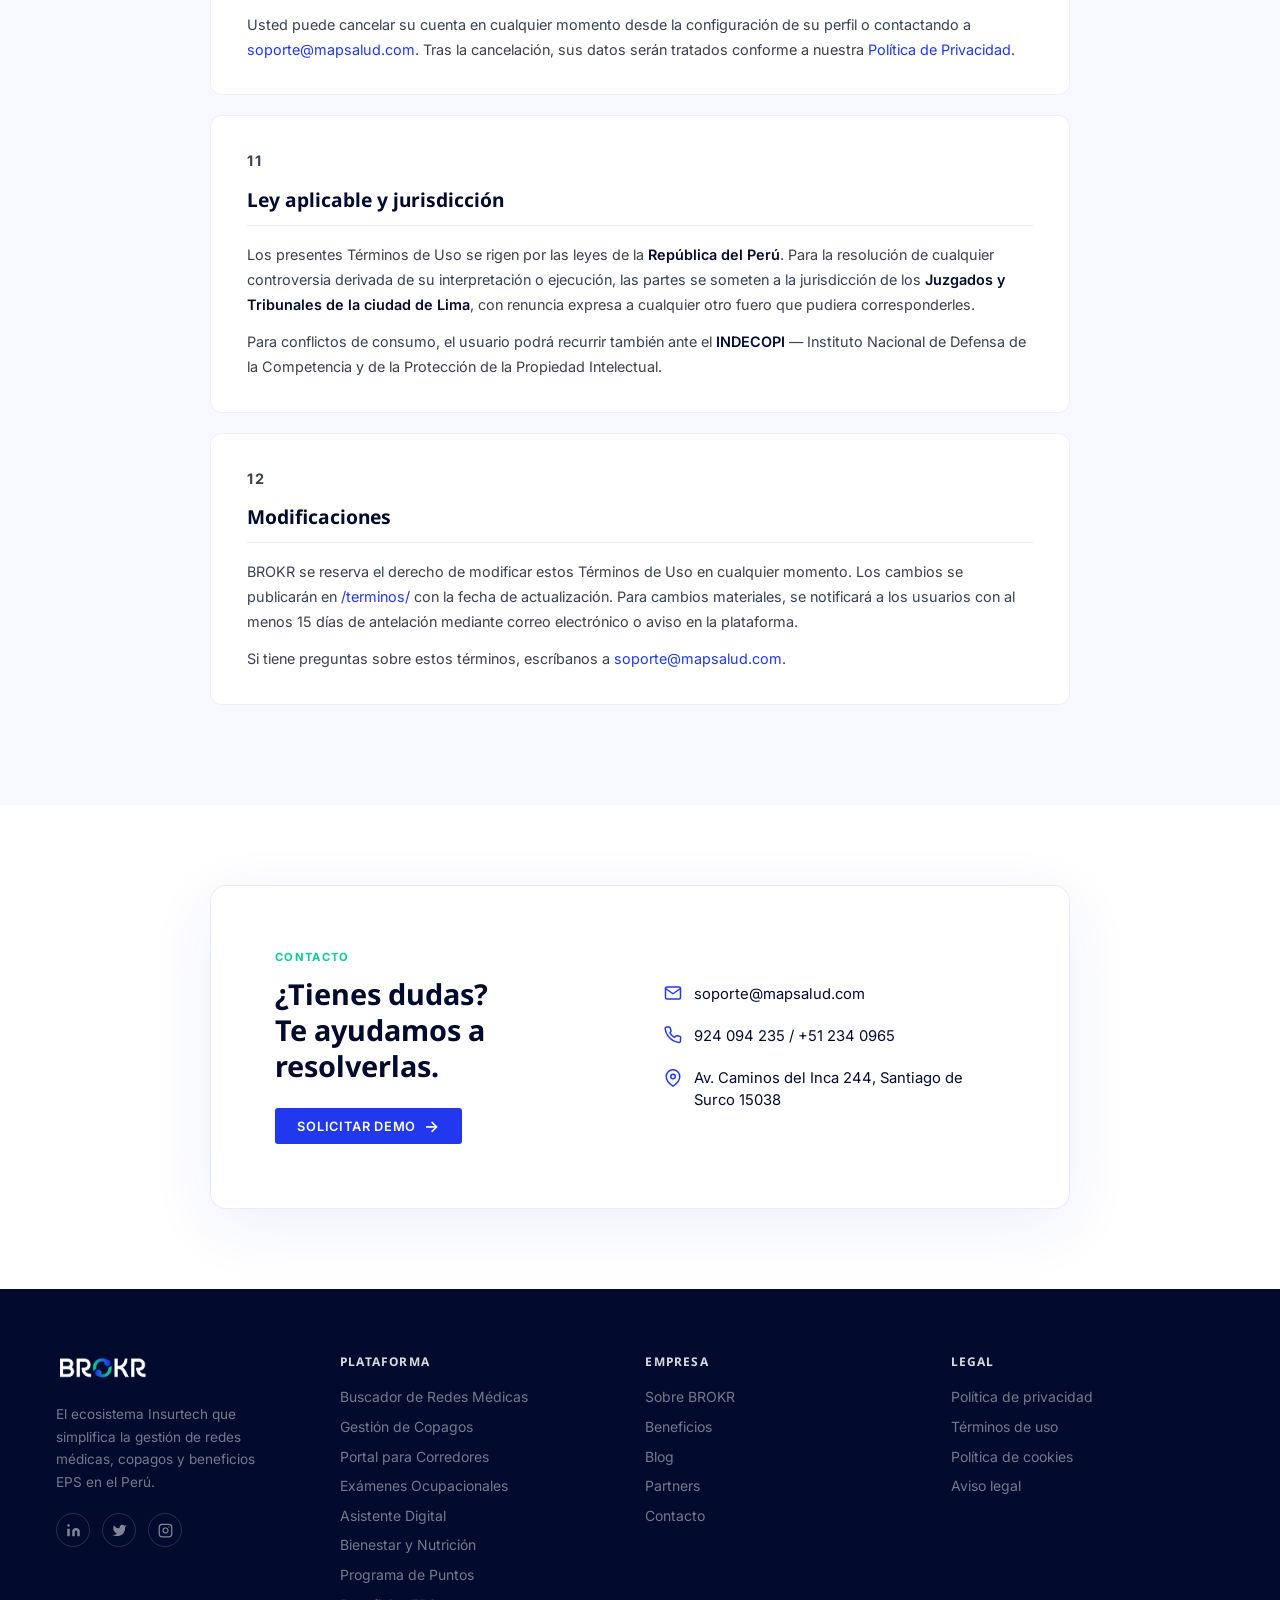
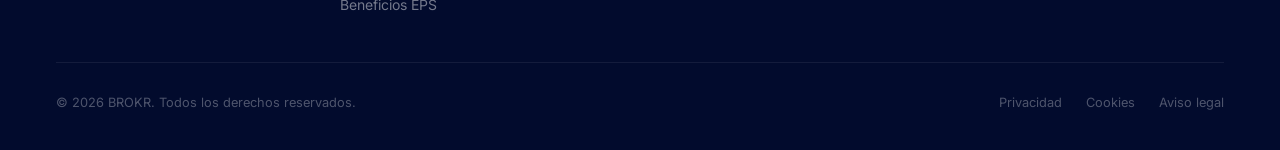
<file: terminos/index.html>
<!DOCTYPE html>
<html lang="es">
<head>
  <meta charset="UTF-8" />
  <meta name="viewport" content="width=device-width, initial-scale=1.0" />
  <title>BROKR — Términos de Uso</title>
  <link rel="stylesheet" href="/assets/css/main.css" />
  <link rel="stylesheet" href="/assets/css/home.css" />
  <link rel="stylesheet" href="/assets/css/legal.css" />
</head>
<body>

  <!-- ── Navbar ────────────────────────────────────────────────────────────── -->
  <nav class="home-navbar at-top" id="navbar">
    <a href="/" class="navbar-logo">
      <img src="/assets/img/logo-blanco-colores.png" alt="BROKR" class="navbar-logo-img" />
    </a>

    <ul class="navbar-links">
      <li><a href="/">Inicio</a></li>
      <li><a href="/nosotros/">Nosotros</a></li>
      <li><a href="/beneficios/">Beneficios</a></li>
      <li><a href="/contactanos/">Contáctanos</a></li>
      <li><a href="#">Comparador de planes</a></li>
    </ul>

    <div class="navbar-actions">
      <a href="#" class="navbar-area">Ingresar</a>
    </div>
  </nav>

  <!-- ── Hero ──────────────────────────────────────────────────────────────── -->
  <section class="legal-hero">
    <div class="hero-bg"></div>
    <div class="hero-ring hero-ring--1"></div>
    <div class="hero-ring hero-ring--2"></div>
    <div class="hero-ring hero-ring--3"></div>

    <div class="legal-hero__content">
      <nav class="legal-hero__breadcrumb" aria-label="Ruta de navegación">
        <a href="/">Inicio</a>
        <span class="legal-hero__breadcrumb-sep">›</span>
        <span>Legal</span>
        <span class="legal-hero__breadcrumb-sep">›</span>
        <span>Términos de Uso</span>
      </nav>
      <span class="legal-hero__label">Legal</span>
      <h1 class="legal-hero__title">Términos de Uso</h1>
      <p class="legal-hero__meta">Última actualización: 8 de mayo de 2026</p>
    </div>
  </section>

  <!-- ── Contenido ─────────────────────────────────────────────────────────── -->
  <div class="legal-body">
    <div class="legal-body__inner">

      <!-- Índice -->
      <div class="legal-toc">
        <p class="legal-toc__title">Contenido</p>
        <ol>
          <li><a href="#s1">Aceptación de los términos</a></li>
          <li><a href="#s2">Descripción del servicio</a></li>
          <li><a href="#s3">Registro y cuenta de usuario</a></li>
          <li><a href="#s4">Uso aceptable</a></li>
          <li><a href="#s5">Contenido del usuario</a></li>
          <li><a href="#s6">Propiedad intelectual</a></li>
          <li><a href="#s7">Limitación de responsabilidad</a></li>
          <li><a href="#s8">Disponibilidad del servicio</a></li>
          <li><a href="#s9">Planes y pagos</a></li>
          <li><a href="#s10">Suspensión y cancelación</a></li>
          <li><a href="#s11">Ley aplicable y jurisdicción</a></li>
          <li><a href="#s12">Modificaciones</a></li>
        </ol>
      </div>

      <!-- 1 -->
      <div class="legal-section" id="s1">
        <p class="legal-section__number">01</p>
        <h2>Aceptación de los términos</h2>
        <p>
          El acceso y uso de la plataforma <strong>BROKR</strong>, operada por
          <strong>MAP Salud S.A.C.</strong> (en adelante, "BROKR", "nosotros" o "la empresa"),
          implica la aceptación plena y sin reservas de los presentes Términos de Uso.
        </p>
        <p>
          Si no está de acuerdo con alguno de los términos aquí establecidos, le rogamos que se
          abstenga de acceder o utilizar la plataforma. El uso continuado del servicio tras la
          publicación de cambios en estos términos constituye la aceptación de dichos cambios.
        </p>
        <div class="legal-highlight">
          <p>
            Estos Términos de Uso se complementan con nuestra
            <a href="/privacidad/">Política de Privacidad</a>,
            <a href="/cookies/">Política de Cookies</a> y
            <a href="/aviso-legal/">Aviso Legal</a>, todos los cuales forman parte del
            acuerdo entre usted y BROKR.
          </p>
        </div>
      </div>

      <!-- 2 -->
      <div class="legal-section" id="s2">
        <p class="legal-section__number">02</p>
        <h2>Descripción del servicio</h2>
        <p>
          BROKR es una plataforma Insurtech que centraliza la gestión de redes médicas, copagos,
          coberturas y beneficios EPS en el Perú. Los servicios disponibles incluyen, entre otros:
        </p>
        <ul>
          <li>Buscador de clínicas y centros médicos afiliados a Rímac, Pacífico y Mapfre.</li>
          <li>Consulta de copagos y coberturas por plan y aseguradora.</li>
          <li>Portal para corredores de seguros con gestión de cartera.</li>
          <li>Módulo de exámenes médicos ocupacionales (EMO).</li>
          <li>Asistente digital de consultas de salud.</li>
          <li>Herramientas de bienestar, nutrición y programa de puntos.</li>
          <li>Dashboard de reportes para departamentos de RR.HH.</li>
        </ul>
        <p>
          BROKR opera como intermediario de información y no actúa como aseguradora, clínica
          ni prestadora directa de servicios médicos. La información sobre coberturas y copagos
          es orientativa y está sujeta a confirmación por parte de la aseguradora correspondiente.
        </p>
      </div>

      <!-- 3 -->
      <div class="legal-section" id="s3">
        <p class="legal-section__number">03</p>
        <h2>Registro y cuenta de usuario</h2>
        <p>
          Para acceder a ciertas funciones de la plataforma es necesario crear una cuenta. Al
          registrarse, usted se compromete a:
        </p>
        <ul>
          <li>Proporcionar información veraz, exacta, actual y completa.</li>
          <li>Mantener actualizada su información de perfil.</li>
          <li>Mantener la confidencialidad de su contraseña y credenciales de acceso.</li>
          <li>Notificarnos de inmediato ante cualquier uso no autorizado de su cuenta.</li>
          <li>Ser el único responsable de todas las actividades realizadas bajo su cuenta.</li>
        </ul>
        <p>
          BROKR se reserva el derecho de rechazar solicitudes de registro o de cancelar
          cuentas existentes a su sola discreción, especialmente ante indicios de fraude,
          suplantación de identidad o violación de estos términos.
        </p>
      </div>

      <!-- 4 -->
      <div class="legal-section" id="s4">
        <p class="legal-section__number">04</p>
        <h2>Uso aceptable</h2>
        <p>Usted se compromete a utilizar la plataforma únicamente para los fines lícitos previstos. Está expresamente prohibido:</p>
        <ul>
          <li>Acceder a cuentas de terceros sin autorización.</li>
          <li>Realizar scraping, extracción masiva de datos o uso de bots sobre la plataforma.</li>
          <li>Introducir virus, malware o cualquier código dañino.</li>
          <li>Intentar vulnerar los sistemas de seguridad de BROKR.</li>
          <li>Reproducir, distribuir o vender contenidos de la plataforma sin autorización escrita.</li>
          <li>Usar la plataforma para fines comerciales no autorizados o competitivos.</li>
          <li>Publicar información falsa, engañosa o que vulnere derechos de terceros.</li>
          <li>Violar cualquier ley o regulación aplicable.</li>
        </ul>
        <p>
          BROKR se reserva el derecho de monitorear el uso de la plataforma para detectar
          actividades que infrinjan estos términos, sin que ello implique una obligación de
          supervisión continua.
        </p>
      </div>

      <!-- 5 -->
      <div class="legal-section" id="s5">
        <p class="legal-section__number">05</p>
        <h2>Contenido del usuario</h2>
        <p>
          Al subir, enviar o compartir contenido en la plataforma (documentos, datos, consultas),
          usted garantiza que tiene los derechos necesarios sobre dicho contenido y que este
          no infringe derechos de terceros ni disposiciones legales.
        </p>
        <p>
          Usted concede a BROKR una licencia no exclusiva, libre de regalías y revocable para
          usar dicho contenido con el único fin de prestar el servicio contratado.
          No utilizaremos su contenido con fines distintos sin su consentimiento.
        </p>
      </div>

      <!-- 6 -->
      <div class="legal-section" id="s6">
        <p class="legal-section__number">06</p>
        <h2>Propiedad intelectual</h2>
        <p>
          Todos los derechos de propiedad intelectual sobre la plataforma BROKR — incluyendo
          su código fuente, diseño, marca, logotipos, base de datos, algoritmos y contenidos —
          son titularidad exclusiva de MAP Salud S.A.C. o de sus licenciantes.
        </p>
        <p>
          El acceso a la plataforma no otorga al usuario ningún derecho de propiedad intelectual
          sobre la misma. Queda prohibida cualquier reproducción, distribución, transformación
          o comunicación pública de los contenidos de BROKR sin autorización escrita previa.
        </p>
        <p>
          Las marcas registradas y nombres comerciales de terceros (Rímac, Pacífico, Mapfre,
          entre otros) mencionados en la plataforma son propiedad de sus respectivos titulares.
        </p>
      </div>

      <!-- 7 -->
      <div class="legal-section" id="s7">
        <p class="legal-section__number">07</p>
        <h2>Limitación de responsabilidad</h2>
        <p>
          BROKR actúa como intermediario de información y no es responsable de:
        </p>
        <ul>
          <li>La exactitud, vigencia o completitud de la información proporcionada por las aseguradoras sobre coberturas y copagos.</li>
          <li>Decisiones médicas, de salud o de contratación de seguros tomadas basándose en la información de la plataforma.</li>
          <li>Interrupciones del servicio por causas ajenas al control de BROKR (fuerza mayor, fallos de terceros, etc.).</li>
          <li>Daños indirectos, consecuentes o lucro cesante derivados del uso o imposibilidad de uso de la plataforma.</li>
        </ul>
        <p>
          La responsabilidad máxima de BROKR frente al usuario, en ningún caso, superará el
          importe pagado por el usuario en los 12 meses anteriores al hecho que origine la reclamación.
        </p>
        <p>
          Le recomendamos siempre confirmar la cobertura directamente con su aseguradora antes
          de recibir una atención médica.
        </p>
      </div>

      <!-- 8 -->
      <div class="legal-section" id="s8">
        <p class="legal-section__number">08</p>
        <h2>Disponibilidad del servicio</h2>
        <p>
          BROKR realizará sus mejores esfuerzos para garantizar la disponibilidad de la
          plataforma, pero no garantiza un funcionamiento ininterrumpido o libre de errores.
          Podemos realizar tareas de mantenimiento que impliquen interrupciones temporales,
          comunicando estas con antelación razonable cuando sea posible.
        </p>
        <p>
          El nivel de servicio (SLA) aplicable a clientes corporativos se especificará en el
          contrato de servicios correspondiente.
        </p>
      </div>

      <!-- 9 -->
      <div class="legal-section" id="s9">
        <p class="legal-section__number">09</p>
        <h2>Planes y pagos</h2>
        <p>
          BROKR ofrece distintos planes de acceso (gratuito y de pago). Para los planes de pago:
        </p>
        <ul>
          <li>Los precios se expresan en soles peruanos (PEN) e incluyen IGV cuando aplica.</li>
          <li>El pago se realiza por anticipado según el período contratado (mensual o anual).</li>
          <li>BROKR se reserva el derecho de modificar los precios con un preaviso de 30 días.</li>
          <li>No se realizarán devoluciones por períodos ya facturados, salvo en los casos previstos por la normativa de protección al consumidor peruana.</li>
        </ul>
      </div>

      <!-- 10 -->
      <div class="legal-section" id="s10">
        <p class="legal-section__number">10</p>
        <h2>Suspensión y cancelación</h2>
        <p>
          BROKR puede suspender o cancelar su acceso a la plataforma de manera inmediata,
          con o sin previo aviso, por los siguientes motivos:
        </p>
        <ul>
          <li>Incumplimiento de estos Términos de Uso.</li>
          <li>Actividad fraudulenta o sospecha fundada de la misma.</li>
          <li>Impago de las cuotas correspondientes.</li>
          <li>Decisión del usuario de cancelar su suscripción.</li>
        </ul>
        <p>
          Usted puede cancelar su cuenta en cualquier momento desde la configuración de su
          perfil o contactando a <a href="mailto:soporte@mapsalud.com">soporte@mapsalud.com</a>.
          Tras la cancelación, sus datos serán tratados conforme a nuestra
          <a href="/privacidad/">Política de Privacidad</a>.
        </p>
      </div>

      <!-- 11 -->
      <div class="legal-section" id="s11">
        <p class="legal-section__number">11</p>
        <h2>Ley aplicable y jurisdicción</h2>
        <p>
          Los presentes Términos de Uso se rigen por las leyes de la
          <strong>República del Perú</strong>. Para la resolución de cualquier controversia
          derivada de su interpretación o ejecución, las partes se someten a la jurisdicción
          de los <strong>Juzgados y Tribunales de la ciudad de Lima</strong>, con renuncia
          expresa a cualquier otro fuero que pudiera corresponderles.
        </p>
        <p>
          Para conflictos de consumo, el usuario podrá recurrir también ante el
          <strong>INDECOPI</strong> — Instituto Nacional de Defensa de la Competencia y
          de la Protección de la Propiedad Intelectual.
        </p>
      </div>

      <!-- 12 -->
      <div class="legal-section" id="s12">
        <p class="legal-section__number">12</p>
        <h2>Modificaciones</h2>
        <p>
          BROKR se reserva el derecho de modificar estos Términos de Uso en cualquier momento.
          Los cambios se publicarán en <a href="/terminos/">/terminos/</a> con la fecha de
          actualización. Para cambios materiales, se notificará a los usuarios con al menos
          15 días de antelación mediante correo electrónico o aviso en la plataforma.
        </p>
        <p>
          Si tiene preguntas sobre estos términos, escríbanos a
          <a href="mailto:soporte@mapsalud.com">soporte@mapsalud.com</a>.
        </p>
      </div>

    </div>
  </div>

  <!-- ── Contacto ───────────────────────────────────────────────────────────── -->
  <section class="contact-cta" id="contacto">
    <div class="contact-cta__box">
      <div class="contact-cta__left">
        <span class="contact-cta__label">Contacto</span>
        <h2 class="contact-cta__title">¿Tienes dudas?<br/>Te ayudamos a resolverlas.</h2>
        <a href="/contactanos/" class="btn btn--primary" style="margin-top:0.5rem">
          Solicitar demo <span class="btn-arrow">→</span>
        </a>
      </div>

      <div class="contact-cta__right">
        <div class="contact-info-item">
          <svg viewBox="0 0 24 24" fill="none" stroke="currentColor" stroke-width="2" stroke-linecap="round" stroke-linejoin="round">
            <path d="M4 4h16c1.1 0 2 .9 2 2v12c0 1.1-.9 2-2 2H4c-1.1 0-2-.9-2-2V6c0-1.1.9-2 2-2z"/>
            <polyline points="22,6 12,13 2,6"/>
          </svg>
          <a href="mailto:soporte@mapsalud.com">soporte@mapsalud.com</a>
        </div>
        <div class="contact-info-item">
          <svg viewBox="0 0 24 24" fill="none" stroke="currentColor" stroke-width="2" stroke-linecap="round" stroke-linejoin="round">
            <path d="M22 16.92v3a2 2 0 0 1-2.18 2 19.79 19.79 0 0 1-8.63-3.07A19.5 19.5 0 0 1 4.6 12.19 19.79 19.79 0 0 1 1.56 3.63 2 2 0 0 1 3.53 1.45h3a2 2 0 0 1 2 1.72c.127.96.361 1.903.7 2.81a2 2 0 0 1-.45 2.11L7.91 9.06a16 16 0 0 0 6.07 6.07l1.58-1.58a2 2 0 0 1 2.11-.45c.907.339 1.85.573 2.81.7A2 2 0 0 1 22 16.92z"/>
          </svg>
          <span>924 094 235 / +51 234 0965</span>
        </div>
        <div class="contact-info-item">
          <svg viewBox="0 0 24 24" fill="none" stroke="currentColor" stroke-width="2" stroke-linecap="round" stroke-linejoin="round">
            <path d="M21 10c0 7-9 13-9 13s-9-6-9-13a9 9 0 0 1 18 0z"/>
            <circle cx="12" cy="10" r="3"/>
          </svg>
          <span>Av. Caminos del Inca 244, Santiago de Surco 15038</span>
        </div>
      </div>
    </div>
  </section>

  <!-- ── Footer ─────────────────────────────────────────────────────────────── -->
  <footer class="home-footer">
    <div class="footer-top">
      <div class="footer-brand">
        <a href="/" class="footer-logo">
          <img src="/assets/img/logo-blanco-colores.png" alt="BROKR" />
        </a>
        <p class="footer-tagline">
          El ecosistema Insurtech que simplifica la gestión de redes médicas,
          copagos y beneficios EPS en el Perú.
        </p>
        <div class="footer-social">
          <a href="#" aria-label="LinkedIn">
            <svg viewBox="0 0 24 24" fill="currentColor">
              <path d="M16 8a6 6 0 0 1 6 6v7h-4v-7a2 2 0 0 0-2-2 2 2 0 0 0-2 2v7h-4v-7a6 6 0 0 1 6-6zM2 9h4v12H2z"/>
              <circle cx="4" cy="4" r="2"/>
            </svg>
          </a>
          <a href="#" aria-label="Twitter">
            <svg viewBox="0 0 24 24" fill="currentColor">
              <path d="M23 3a10.9 10.9 0 0 1-3.14 1.53 4.48 4.48 0 0 0-7.86 3v1A10.66 10.66 0 0 1 3 4s-4 9 5 13a11.64 11.64 0 0 1-7 2c9 5 20 0 20-11.5a4.5 4.5 0 0 0-.08-.83A7.72 7.72 0 0 0 23 3z"/>
            </svg>
          </a>
          <a href="#" aria-label="Instagram">
            <svg viewBox="0 0 24 24" fill="none" stroke="currentColor" stroke-width="2" stroke-linecap="round" stroke-linejoin="round">
              <rect x="2" y="2" width="20" height="20" rx="5" ry="5"/>
              <path d="M16 11.37A4 4 0 1 1 12.63 8 4 4 0 0 1 16 11.37z"/>
              <line x1="17.5" y1="6.5" x2="17.51" y2="6.5"/>
            </svg>
          </a>
        </div>
      </div>

      <div class="footer-nav">
        <div class="footer-nav-col">
          <h4>Plataforma</h4>
          <ul>
            <li><a href="/#funcionalidades">Buscador de Redes Médicas</a></li>
            <li><a href="/#funcionalidades">Gestión de Copagos</a></li>
            <li><a href="/#funcionalidades">Portal para Corredores</a></li>
            <li><a href="/#funcionalidades">Exámenes Ocupacionales</a></li>
            <li><a href="/#funcionalidades">Asistente Digital</a></li>
            <li><a href="/#funcionalidades">Bienestar y Nutrición</a></li>
            <li><a href="/#funcionalidades">Programa de Puntos</a></li>
            <li><a href="/#integraciones">Beneficios EPS</a></li>
          </ul>
        </div>
        <div class="footer-nav-col">
          <h4>Empresa</h4>
          <ul>
            <li><a href="/nosotros/">Sobre BROKR</a></li>
            <li><a href="/beneficios/">Beneficios</a></li>
            <li><a href="#">Blog</a></li>
            <li><a href="#">Partners</a></li>
            <li><a href="/contactanos/">Contacto</a></li>
          </ul>
        </div>
        <div class="footer-nav-col">
          <h4>Legal</h4>
          <ul>
            <li><a href="/privacidad/">Política de privacidad</a></li>
            <li><a href="/terminos/" aria-current="page">Términos de uso</a></li>
            <li><a href="/cookies/">Política de cookies</a></li>
            <li><a href="/aviso-legal/">Aviso legal</a></li>
          </ul>
        </div>
      </div>
    </div>

    <div class="footer-bottom">
      <span>© 2026 BROKR. Todos los derechos reservados.</span>
      <div class="footer-bottom-links">
        <a href="/privacidad/">Privacidad</a>
        <a href="/cookies/">Cookies</a>
        <a href="/aviso-legal/">Aviso legal</a>
      </div>
    </div>
  </footer>

  <script src="/assets/js/navbar.js"></script>

</body>
</html>
</file>
<file: assets/css/main.css>
/* BROKR — Main stylesheet */

/* ── Fuentes ─────────────────────────────────────────────────────────────── */

@font-face {
  font-family: 'Noto Sans';
  src: url('/assets/fonts/NotoSans-VariableFont_wdth,wght.ttf') format('truetype');
  font-weight: 100 900;
  font-style: normal;
  font-display: swap;
}

@font-face {
  font-family: 'Noto Sans';
  src: url('/assets/fonts/NotoSans-Italic-VariableFont_wdth,wght.ttf') format('truetype');
  font-weight: 100 900;
  font-style: italic;
  font-display: swap;
}

@font-face {
  font-family: 'Inter';
  src: url('/assets/fonts/Inter-VariableFont_opsz,wght.ttf') format('truetype');
  font-weight: 100 900;
  font-style: normal;
  font-display: swap;
}

@font-face {
  font-family: 'Inter';
  src: url('/assets/fonts/Inter-Italic-VariableFont_opsz,wght.ttf') format('truetype');
  font-weight: 100 900;
  font-style: italic;
  font-display: swap;
}

/* ── Tokens de marca ─────────────────────────────────────────────────────── */

:root {
  /* Colores */
  --color-azul:        #2138ef;
  --color-celeste:     #03cc9e;
  --color-blanco:      #ffffff;
  --color-azul-oscuro: #020b2d;

  /* Tipografías */
  --font-heading: 'Noto Sans', sans-serif;
  --font-body:    'Inter', sans-serif;

  /* Espaciado base */
  --space-xs:  0.25rem;
  --space-sm:  0.5rem;
  --space-md:  1rem;
  --space-lg:  1.5rem;
  --space-xl:  2rem;
  --space-2xl: 3rem;
  --space-3xl: 4rem;
}

/* ── Reset ───────────────────────────────────────────────────────────────── */

*, *::before, *::after {
  box-sizing: border-box;
  margin: 0;
  padding: 0;
}

html, body {
  height: 100%;
}

body {
  font-family: var(--font-body);
  background: var(--color-blanco);
  color: var(--color-azul-oscuro);
  -webkit-font-smoothing: antialiased;
}

#app {
  min-height: 100vh;
}

/* ── Utilidades ──────────────────────────────────────────────────────────── */

.not-found {
  display: flex;
  flex-direction: column;
  align-items: center;
  justify-content: center;
  min-height: 100vh;
  gap: var(--space-md);
  text-align: center;
}
</file>
<file: assets/css/home.css>
/* BROKR — Landing page styles */

/* ── Navbar ──────────────────────────────────────────────────────────────── */

.home-navbar {
  position: fixed;
  top: 0;
  left: 0;
  right: 0;
  z-index: 200;
  display: flex;
  align-items: center;
  justify-content: space-between;
  padding: 0 3.5rem;
  height: 72px;
  transition: background 0.3s ease, box-shadow 0.3s ease;
}

.home-navbar.at-top {
  background: transparent;
}

.home-navbar.scrolled {
  background: var(--color-blanco);
  box-shadow: 0 1px 0 rgba(2, 11, 45, 0.08);
}

.navbar-logo img {
  height: 34px;
  display: block;
}

.navbar-links {
  display: flex;
  align-items: center;
  gap: 2.5rem;
  list-style: none;
}

.navbar-links a {
  font-family: var(--font-body);
  font-size: 0.875rem;
  font-weight: 500;
  text-decoration: none;
  transition: color 0.2s;
}

.home-navbar.at-top .navbar-links a {
  color: rgba(255, 255, 255, 0.8);
}

.home-navbar.at-top .navbar-links a:hover {
  color: var(--color-celeste);
}

.home-navbar.scrolled .navbar-links a {
  color: var(--color-azul-oscuro);
}

.home-navbar.scrolled .navbar-links a:hover {
  color: var(--color-azul);
}

.navbar-actions {
  display: flex;
  align-items: center;
  gap: 1.25rem;
}

.navbar-area {
  font-family: var(--font-body);
  font-size: 0.875rem;
  font-weight: 500;
  text-decoration: none;
  transition: color 0.2s;
}

.home-navbar.at-top .navbar-area {
  color: rgba(255, 255, 255, 0.75);
}

.home-navbar.at-top .navbar-area:hover {
  color: var(--color-celeste);
}

.home-navbar.scrolled .navbar-area {
  color: var(--color-azul-oscuro);
}

.home-navbar.scrolled .navbar-area:hover {
  color: var(--color-azul);
}

/* ── Buttons ─────────────────────────────────────────────────────────────── */

.btn {
  display: inline-flex;
  align-items: center;
  gap: 0.5rem;
  font-family: var(--font-body);
  font-weight: 600;
  font-size: 0.8rem;
  letter-spacing: 0.06em;
  text-transform: uppercase;
  text-decoration: none;
  border: none;
  cursor: pointer;
  padding: 0.65rem 1.4rem;
  border-radius: 3px;
  transition: background 0.2s, color 0.2s, border-color 0.2s;
}

.btn--primary {
  background: var(--color-azul);
  color: var(--color-blanco);
}

.btn--primary:hover {
  background: #1a2dc7;
  color: var(--color-blanco);
}

.btn--outline-white {
  background: transparent;
  color: var(--color-blanco);
  border: 2px solid rgba(255, 255, 255, 0.6);
}

.btn--outline-white:hover {
  border-color: var(--color-blanco);
  background: rgba(255, 255, 255, 0.08);
}

.btn--celeste {
  background: var(--color-celeste);
  color: var(--color-azul-oscuro);
}

.btn--celeste:hover {
  background: #02b38a;
  color: var(--color-azul-oscuro);
}

.btn-arrow {
  font-size: 1rem;
  line-height: 1;
  transition: transform 0.2s;
}

.btn:hover .btn-arrow {
  transform: translateX(3px);
}

/* ── Hero ────────────────────────────────────────────────────────────────── */

.hero {
  min-height: 100vh;
  background: var(--color-azul-oscuro);
  position: relative;
  display: flex;
  align-items: center;
  justify-content: center;
  overflow: hidden;
  text-align: center;
  padding: 72px 2rem 0;
}

.hero-bg {
  position: absolute;
  inset: 0;
  background:
    radial-gradient(ellipse 90% 70% at 65% 30%, rgba(33, 56, 239, 0.45) 0%, transparent 65%),
    radial-gradient(ellipse 50% 50% at 15% 85%, rgba(3, 204, 158, 0.18) 0%, transparent 55%);
  pointer-events: none;
}

.hero-ring {
  position: absolute;
  border-radius: 50%;
  border: 1px solid rgba(255, 255, 255, 0.05);
  top: 50%;
  left: 50%;
  transform: translate(-50%, -50%);
  pointer-events: none;
}

.hero-ring--1 { width: 750px; height: 750px; }
.hero-ring--2 { width: 530px; height: 530px; border-color: rgba(255,255,255,0.04); }
.hero-ring--3 { width: 320px; height: 320px; border-color: rgba(255,255,255,0.03); }

.hero-content {
  position: relative;
  z-index: 1;
  display: flex;
  flex-direction: column;
  align-items: center;
  gap: 1.5rem;
  max-width: 760px;
}

.hero-logo {
  width: 210px;
  margin-bottom: 0.25rem;
}

.hero-title {
  font-family: var(--font-heading);
  font-size: clamp(1.9rem, 4.5vw, 2.9rem);
  font-weight: 700;
  color: var(--color-blanco);
  line-height: 1.18;
  margin: 0;
}

.hero-title em {
  font-style: normal;
  color: var(--color-celeste);
}

.hero-subtitle {
  font-family: var(--font-body);
  font-size: 1.05rem;
  color: rgba(255, 255, 255, 0.65);
  line-height: 1.75;
  max-width: 560px;
  margin: 0;
}

.hero-actions {
  display: flex;
  gap: 1rem;
  margin-top: 0.5rem;
  flex-wrap: wrap;
  justify-content: center;
}

.hero-scroll {
  position: absolute;
  bottom: 2.5rem;
  left: 50%;
  transform: translateX(-50%);
  display: flex;
  flex-direction: column;
  align-items: center;
  gap: 0.5rem;
  color: rgba(255, 255, 255, 0.35);
  font-size: 0.7rem;
  font-family: var(--font-body);
  letter-spacing: 0.1em;
  text-transform: uppercase;
  z-index: 1;
}

.hero-scroll-line {
  width: 1px;
  height: 40px;
  background: linear-gradient(to bottom, rgba(255,255,255,0.3), transparent);
}

/* ── Intro ───────────────────────────────────────────────────────────────── */

.intro {
  padding: 6rem 3.5rem;
  display: grid;
  grid-template-columns: 1fr 1fr;
  gap: 4rem;
  align-items: center;
  max-width: 1200px;
  margin: 0 auto;
}

.intro__heading {
  font-family: var(--font-heading);
  font-size: clamp(1.6rem, 3vw, 2.1rem);
  font-weight: 700;
  color: var(--color-azul);
  line-height: 1.25;
}

.intro__body {
  display: flex;
  flex-direction: column;
  gap: 1.25rem;
}

.intro__body p {
  font-family: var(--font-body);
  font-size: 0.975rem;
  color: var(--color-azul-oscuro);
  line-height: 1.75;
}

.intro__body p strong {
  color: var(--color-azul);
}

.intro__body ul {
  list-style: none;
  display: flex;
  flex-direction: column;
  gap: 0.6rem;
  padding: 0;
}

.intro__body ul li {
  font-family: var(--font-body);
  font-size: 0.925rem;
  color: var(--color-azul-oscuro);
  padding-left: 1.25rem;
  position: relative;
  line-height: 1.6;
}

.intro__body ul li::before {
  content: '';
  position: absolute;
  left: 0;
  top: 0.5em;
  width: 6px;
  height: 6px;
  border-radius: 50%;
  background: var(--color-celeste);
}

.intro__cta {
  margin-top: 0.75rem;
}

/* ── Section base ────────────────────────────────────────────────────────── */

.section-divider {
  text-align: center;
  padding: 1.5rem 0 0;
}

.section-divider-cta {
  display: flex;
  justify-content: center;
  padding: 3.5rem 0;
}

/* ── Feature split sections ──────────────────────────────────────────────── */

.feature-split {
  display: grid;
  grid-template-columns: 1fr 1fr;
  min-height: 580px;
}

.feature-split--reverse .feature-split__visual {
  order: 2;
}

.feature-split--reverse .feature-split__content {
  order: 1;
}

.feature-split__visual {
  position: relative;
  overflow: hidden;
  display: flex;
  align-items: center;
  justify-content: center;
  min-height: 480px;
}

.feature-split__visual--dark {
  background: linear-gradient(135deg, var(--color-azul-oscuro) 0%, #0d1f6e 100%);
}

.feature-split__visual--blue {
  background: linear-gradient(135deg, var(--color-azul) 0%, #1228bf 100%);
}

.feature-split__visual--teal {
  background: linear-gradient(135deg, #01a67f 0%, var(--color-celeste) 100%);
}

.feature-split__visual--light {
  background: #f0f4ff;
}

.feature-split__content {
  padding: 4.5rem 4rem;
  display: flex;
  flex-direction: column;
  justify-content: center;
  gap: 1.25rem;
}

.feature-label {
  font-family: var(--font-body);
  font-size: 0.7rem;
  font-weight: 700;
  letter-spacing: 0.12em;
  text-transform: uppercase;
  color: var(--color-celeste);
}

.feature-title {
  font-family: var(--font-heading);
  font-size: clamp(1.4rem, 2.5vw, 1.85rem);
  font-weight: 700;
  color: var(--color-azul);
  line-height: 1.25;
  margin: 0;
}

.feature-body {
  font-family: var(--font-body);
  font-size: 0.95rem;
  color: #3a4260;
  line-height: 1.75;
  margin: 0;
}

.feature-body strong {
  color: var(--color-azul-oscuro);
}

.feature-list {
  list-style: none;
  padding: 0;
  margin: 0;
  display: grid;
  grid-template-columns: 1fr 1fr;
  gap: 0.6rem 1.5rem;
}

.feature-list li {
  font-family: var(--font-body);
  font-size: 0.875rem;
  color: #3a4260;
  padding-left: 1.1rem;
  position: relative;
  line-height: 1.55;
}

.feature-list li::before {
  content: '';
  position: absolute;
  left: 0;
  top: 0.5em;
  width: 5px;
  height: 5px;
  border-radius: 50%;
  background: var(--color-celeste);
}

.feature-list--single {
  grid-template-columns: 1fr;
}

.feature-link {
  font-family: var(--font-body);
  font-size: 0.875rem;
  color: var(--color-azul);
  text-decoration: underline;
  text-underline-offset: 3px;
  transition: color 0.2s;
}

.feature-link:hover {
  color: var(--color-celeste);
}

/* ── Mockups CSS ─────────────────────────────────────────────────────────── */

/* Shared mockup frame */
.mockup {
  background: rgba(255, 255, 255, 0.06);
  border: 1px solid rgba(255, 255, 255, 0.1);
  border-radius: 12px;
  padding: 1.25rem;
  width: 80%;
  max-width: 360px;
  box-shadow: 0 24px 80px rgba(0, 0, 0, 0.35);
}

.mockup--light {
  background: var(--color-blanco);
  border: 1px solid rgba(0, 0, 0, 0.08);
  box-shadow: 0 24px 80px rgba(33, 56, 239, 0.15);
}

.mockup-titlebar {
  display: flex;
  align-items: center;
  gap: 0.4rem;
  margin-bottom: 1rem;
  padding-bottom: 0.75rem;
  border-bottom: 1px solid rgba(255, 255, 255, 0.08);
}

.mockup--light .mockup-titlebar {
  border-bottom-color: rgba(0, 0, 0, 0.06);
}

.mockup-dot {
  width: 7px;
  height: 7px;
  border-radius: 50%;
  background: rgba(255, 255, 255, 0.2);
}

.mockup--light .mockup-dot {
  background: #dde2f0;
}

.mockup-title {
  font-family: var(--font-body);
  font-size: 0.7rem;
  color: rgba(255, 255, 255, 0.4);
  margin-left: 0.25rem;
}

.mockup--light .mockup-title {
  color: #8a93b2;
}

/* Policy card mockup */
.mock-poliza {
  display: flex;
  flex-direction: column;
  gap: 0.75rem;
}

.mock-card {
  background: rgba(255, 255, 255, 0.07);
  border-radius: 8px;
  padding: 0.9rem;
  display: flex;
  align-items: center;
  gap: 0.75rem;
}

.mock-card-icon {
  width: 32px;
  height: 32px;
  border-radius: 6px;
  flex-shrink: 0;
}

.mock-card-icon--blue  { background: var(--color-azul); opacity: 0.8; }
.mock-card-icon--teal  { background: var(--color-celeste); opacity: 0.8; }
.mock-card-icon--light { background: rgba(255,255,255,0.25); }

.mock-card-lines {
  display: flex;
  flex-direction: column;
  gap: 0.35rem;
  flex: 1;
}

.mock-line {
  height: 7px;
  border-radius: 4px;
  background: rgba(255, 255, 255, 0.15);
}

.mock-line--w100 { width: 100%; }
.mock-line--w70  { width: 70%; }
.mock-line--w50  { width: 50%; }
.mock-line--w40  { width: 40%; }
.mock-line--w85  { width: 85%; }
.mock-line--teal { background: rgba(3, 204, 158, 0.5); }
.mock-line--blue { background: rgba(33, 56, 239, 0.5); }

.mock-badge {
  font-size: 0.6rem;
  font-family: var(--font-body);
  font-weight: 700;
  letter-spacing: 0.06em;
  padding: 0.2rem 0.5rem;
  border-radius: 99px;
  flex-shrink: 0;
}

.mock-badge--green  { background: rgba(3, 204, 158, 0.25); color: #03cc9e; }
.mock-badge--yellow { background: rgba(255, 200, 50, 0.2); color: #ffc832; }
.mock-badge--blue   { background: rgba(33, 56, 239, 0.3); color: #a8b6ff; }

/* Flow/automation mockup */
.mock-flow {
  display: flex;
  flex-direction: column;
  gap: 0.6rem;
}

.mock-flow-row {
  display: flex;
  align-items: center;
  gap: 0.5rem;
}

.mock-flow-node {
  display: flex;
  align-items: center;
  gap: 0.5rem;
  background: rgba(255, 255, 255, 0.08);
  border-radius: 6px;
  padding: 0.55rem 0.75rem;
  flex: 1;
}

.mock-flow-node-dot {
  width: 8px;
  height: 8px;
  border-radius: 50%;
  flex-shrink: 0;
}

.mock-flow-node-dot--teal  { background: var(--color-celeste); }
.mock-flow-node-dot--blue  { background: var(--color-azul); opacity: 0.9; }
.mock-flow-node-dot--white { background: rgba(255,255,255,0.4); }

.mock-flow-arrow {
  color: rgba(255,255,255,0.25);
  font-size: 0.75rem;
  flex-shrink: 0;
}

.mock-flow-check {
  width: 20px;
  height: 20px;
  border-radius: 50%;
  background: var(--color-celeste);
  display: flex;
  align-items: center;
  justify-content: center;
  flex-shrink: 0;
  font-size: 0.65rem;
  color: var(--color-azul-oscuro);
  font-weight: 700;
}

/* Dashboard/BI mockup */
.mock-dashboard {
  display: flex;
  flex-direction: column;
  gap: 0.8rem;
}

.mock-stats-row {
  display: grid;
  grid-template-columns: 1fr 1fr 1fr;
  gap: 0.5rem;
}

.mock-stat {
  background: rgba(255, 255, 255, 0.07);
  border-radius: 6px;
  padding: 0.6rem 0.5rem;
  display: flex;
  flex-direction: column;
  gap: 0.3rem;
}

.mock-stat-value {
  font-family: var(--font-heading);
  font-size: 0.95rem;
  font-weight: 700;
  color: rgba(255,255,255,0.9);
}

.mock-stat-label {
  height: 5px;
  border-radius: 3px;
  background: rgba(255,255,255,0.12);
  width: 80%;
}

.mock-chart {
  background: rgba(255, 255, 255, 0.05);
  border-radius: 8px;
  padding: 0.75rem;
  display: flex;
  align-items: flex-end;
  gap: 0.35rem;
  height: 80px;
}

.mock-bar {
  flex: 1;
  border-radius: 3px 3px 0 0;
  opacity: 0.85;
}

.mock-bar--blue  { background: var(--color-azul); }
.mock-bar--teal  { background: var(--color-celeste); }
.mock-bar--faded { background: rgba(255,255,255,0.15); }

/* CRM/client mockup */
.mock-client {
  display: flex;
  flex-direction: column;
  gap: 0.75rem;
}

.mock-client-header {
  display: flex;
  align-items: center;
  gap: 0.75rem;
  padding-bottom: 0.75rem;
  border-bottom: 1px solid rgba(0,0,0,0.06);
}

.mock-avatar {
  width: 40px;
  height: 40px;
  border-radius: 50%;
  background: linear-gradient(135deg, var(--color-azul), var(--color-celeste));
  flex-shrink: 0;
}

.mock-client-info {
  display: flex;
  flex-direction: column;
  gap: 0.35rem;
  flex: 1;
}

.mock-client-info .mock-line {
  background: rgba(0,0,0,0.1);
}

.mock-field-row {
  display: grid;
  grid-template-columns: 1fr 1fr;
  gap: 0.5rem;
}

.mock-field {
  background: #f4f6fd;
  border-radius: 5px;
  padding: 0.5rem;
  display: flex;
  flex-direction: column;
  gap: 0.3rem;
}

.mock-field-label {
  height: 5px;
  border-radius: 3px;
  background: rgba(33, 56, 239, 0.15);
  width: 60%;
}

.mock-field-value {
  height: 7px;
  border-radius: 3px;
  background: rgba(0,0,0,0.12);
  width: 85%;
}

/* API/integration mockup */
.mock-api {
  display: flex;
  flex-direction: column;
  gap: 0.75rem;
  align-items: center;
}

.mock-api-hub {
  width: 56px;
  height: 56px;
  border-radius: 50%;
  background: var(--color-azul);
  display: flex;
  align-items: center;
  justify-content: center;
  box-shadow: 0 0 0 8px rgba(33, 56, 239, 0.2), 0 0 0 16px rgba(33, 56, 239, 0.08);
}

.mock-api-hub-inner {
  width: 24px;
  height: 24px;
  border-radius: 50%;
  background: rgba(255,255,255,0.9);
}

.mock-api-row {
  display: flex;
  gap: 0.75rem;
  justify-content: center;
  width: 100%;
}

.mock-api-node {
  background: rgba(255, 255, 255, 0.08);
  border: 1px solid rgba(255,255,255,0.12);
  border-radius: 8px;
  padding: 0.5rem 0.7rem;
  display: flex;
  flex-direction: column;
  gap: 0.3rem;
  align-items: center;
  flex: 1;
}

.mock-api-dot {
  width: 10px;
  height: 10px;
  border-radius: 50%;
  background: var(--color-celeste);
}

.mock-api-connector {
  width: 1px;
  height: 24px;
  background: rgba(255,255,255,0.15);
}

/* EMO mockup */
.mock-emo {
  display: flex;
  flex-direction: column;
  gap: 0.6rem;
}

.mock-emo-card {
  background: rgba(255,255,255,0.08);
  border-radius: 8px;
  padding: 0.75rem;
  display: flex;
  align-items: center;
  gap: 0.75rem;
  border-left: 3px solid rgba(255,200,50,0.5);
}

.mock-emo-card--received {
  border-left-color: rgba(3,204,158,0.6);
}

.mock-emo-info { flex: 1; }

.mock-badge--pending {
  background: rgba(255,200,50,0.2);
  color: #ffc832;
}

.mock-emo-report {
  background: rgba(255,255,255,0.05);
  border-radius: 8px;
  padding: 0.75rem;
  border: 1px solid rgba(255,255,255,0.08);
}

.mock-emo-report-header {
  padding-bottom: 0.45rem;
  border-bottom: 1px solid rgba(255,255,255,0.06);
  margin-bottom: 0.45rem;
}

.mock-emo-rows {
  display: flex;
  flex-direction: column;
  gap: 0.35rem;
}

.mock-emo-row {
  height: 5px;
  width: 100%;
  border-radius: 3px;
  background: rgba(255,255,255,0.08);
}

/* Chat mockup */
.mock-chat {
  display: flex;
  flex-direction: column;
  gap: 0.5rem;
}

.mock-chat-name {
  text-align: center;
  font-size: 0.65rem;
  font-family: var(--font-body);
  font-weight: 600;
  color: rgba(255,255,255,0.45);
  padding-bottom: 0.45rem;
  border-bottom: 1px solid rgba(255,255,255,0.08);
  margin-bottom: 0.1rem;
}

.mock-bubble {
  display: flex;
  gap: 0.4rem;
  align-items: flex-start;
  max-width: 84%;
}

.mock-bubble--bot {
  align-self: flex-start;
}

.mock-bubble--user {
  align-self: flex-end;
  flex-direction: column;
  background: rgba(255,255,255,0.1);
  border-radius: 12px 12px 3px 12px;
  padding: 0.5rem 0.7rem;
  max-width: 78%;
}

.mock-bubble-avatar {
  width: 20px;
  height: 20px;
  border-radius: 50%;
  background: rgba(255,255,255,0.2);
  flex-shrink: 0;
  margin-top: 0.1rem;
}

.mock-bubble-text {
  background: rgba(33,56,239,0.65);
  border-radius: 12px 12px 12px 3px;
  padding: 0.55rem 0.7rem;
  flex: 1;
}

.mock-chat-input {
  display: flex;
  align-items: center;
  gap: 0.5rem;
  background: rgba(255,255,255,0.07);
  border-radius: 20px;
  padding: 0.4rem 0.6rem 0.4rem 0.75rem;
  margin-top: 0.2rem;
}

.mock-chat-send {
  width: 18px;
  height: 18px;
  border-radius: 50%;
  background: var(--color-celeste);
  flex-shrink: 0;
}

/* Wellness/Nutrition mockup */
.mock-wellness {
  display: flex;
  flex-direction: column;
  gap: 0.75rem;
}

.mock-imc {
  background: #eef1fb;
  border-radius: 8px;
  padding: 0.75rem;
  display: flex;
  flex-direction: column;
  gap: 0.5rem;
}

.mock-imc-label {
  font-family: var(--font-body);
  font-size: 0.7rem;
  color: #5a6480;
}

.mock-imc-label strong {
  font-family: var(--font-heading);
  font-size: 1rem;
  font-weight: 700;
  color: var(--color-azul-oscuro);
  margin: 0 0.15rem;
}

.mock-imc-status {
  font-size: 0.65rem;
  font-weight: 700;
  color: var(--color-celeste);
}

.mock-imc-bar {
  height: 8px;
  border-radius: 4px;
  background: linear-gradient(to right, #03cc9e 0%, #ffc832 55%, #ff6b6b 100%);
  position: relative;
}

.mock-imc-dot {
  position: absolute;
  left: 18%;
  top: 50%;
  transform: translate(-50%, -50%);
  width: 12px;
  height: 12px;
  border-radius: 50%;
  background: var(--color-azul);
  border: 2px solid white;
  box-shadow: 0 1px 4px rgba(0,0,0,0.2);
}

.mock-wellness-menu {
  display: flex;
  flex-direction: column;
  gap: 0.45rem;
}

.mock-wellness-item {
  display: flex;
  align-items: center;
  gap: 0.6rem;
  background: #f4f7fe;
  border-radius: 6px;
  padding: 0.5rem 0.65rem;
}

.mock-wellness-icon {
  width: 22px;
  height: 22px;
  border-radius: 5px;
  flex-shrink: 0;
}

.mock-wellness-icon--green  { background: rgba(3,204,158,0.25); }
.mock-wellness-icon--orange { background: rgba(255,140,50,0.25); }
.mock-wellness-icon--blue   { background: rgba(33,56,239,0.2); }
.mock-wellness-icon--teal   { background: rgba(3,204,158,0.18); }

/* Activity/Points mockup */
.mock-activity {
  display: flex;
  flex-direction: column;
  align-items: center;
  gap: 0.7rem;
  width: 100%;
}

.mock-activity-ring {
  position: relative;
  display: flex;
  align-items: center;
  justify-content: center;
}

.mock-activity-steps {
  position: absolute;
  display: flex;
  flex-direction: column;
  align-items: center;
  line-height: 1;
}

.mock-activity-num {
  font-family: var(--font-heading);
  font-size: 1rem;
  font-weight: 700;
  color: rgba(255,255,255,0.9);
}

.mock-activity-sub {
  font-family: var(--font-body);
  font-size: 0.55rem;
  color: rgba(255,255,255,0.38);
  margin-top: 0.15rem;
}

.mock-activity-stats {
  display: grid;
  grid-template-columns: 1fr 1fr 1fr;
  gap: 0.4rem;
  width: 100%;
}

.mock-activity-stat {
  background: rgba(255,255,255,0.07);
  border-radius: 6px;
  padding: 0.5rem;
  text-align: center;
  display: flex;
  flex-direction: column;
  gap: 0.3rem;
  align-items: center;
}

.mock-activity-stat-val {
  font-family: var(--font-heading);
  font-size: 0.85rem;
  font-weight: 700;
  color: rgba(255,255,255,0.85);
}

.mock-activity-stat-lbl {
  height: 4px;
  width: 70%;
  border-radius: 2px;
  background: rgba(255,255,255,0.1);
}

.mock-promo-card {
  background: rgba(255,255,255,0.08);
  border-radius: 8px;
  padding: 0.6rem 0.75rem;
  display: flex;
  align-items: center;
  gap: 0.6rem;
  width: 100%;
}

.mock-promo-img {
  width: 32px;
  height: 32px;
  border-radius: 5px;
  background: rgba(255,200,50,0.2);
  flex-shrink: 0;
}

.mock-promo-info { flex: 1; }

.mock-pts-badge {
  font-size: 0.6rem;
  font-family: var(--font-body);
  font-weight: 700;
  background: rgba(255,200,50,0.22);
  color: #ffc832;
  padding: 0.2rem 0.45rem;
  border-radius: 99px;
  white-space: nowrap;
  flex-shrink: 0;
}

/* ── Benefits grid ───────────────────────────────────────────────────────── */

.benefits {
  background: #f5f7ff;
  padding: 5.5rem 3.5rem;
}

.benefits__header {
  text-align: center;
  margin-bottom: 3.5rem;
}

.benefits__label {
  font-family: var(--font-body);
  font-size: 0.7rem;
  font-weight: 700;
  letter-spacing: 0.12em;
  text-transform: uppercase;
  color: var(--color-celeste);
  display: block;
  margin-bottom: 0.75rem;
}

.benefits__title {
  font-family: var(--font-heading);
  font-size: clamp(1.5rem, 3vw, 2rem);
  font-weight: 700;
  color: var(--color-azul-oscuro);
  margin: 0 0 1rem;
}

.benefits__subtitle {
  font-family: var(--font-body);
  font-size: 1rem;
  color: #5a6480;
  line-height: 1.7;
  max-width: 560px;
  margin: 0 auto;
}

.benefits__grid {
  display: grid;
  grid-template-columns: repeat(2, 1fr);
  gap: 0 4rem;
  max-width: 960px;
  margin: 0 auto;
}

.benefit-card {
  background: transparent;
  border-radius: 0;
  padding: 1.75rem 0;
  display: flex;
  flex-direction: row;
  gap: 1.25rem;
  align-items: flex-start;
  border: none;
  border-bottom: 1px solid rgba(33, 56, 239, 0.08);
  transition: none;
}

.benefit-card:hover {
  box-shadow: none;
  transform: none;
}

.benefit-icon {
  width: 52px;
  height: 52px;
  border-radius: 12px;
  background: var(--color-blanco);
  border: 1px solid rgba(33, 56, 239, 0.1);
  display: flex;
  align-items: center;
  justify-content: center;
  flex-shrink: 0;
  box-shadow: 0 2px 8px rgba(33, 56, 239, 0.07);
}

.benefit-icon svg {
  width: 26px;
  height: 26px;
}

.benefit-card:nth-last-child(-n+2) {
  border-bottom: none;
}

.benefit-text {
  display: flex;
  flex-direction: column;
  gap: 0.4rem;
  flex: 1;
  padding-top: 0.1rem;
}

.benefit-title {
  font-family: var(--font-heading);
  font-size: 0.975rem;
  font-weight: 700;
  color: var(--color-azul-oscuro);
  margin: 0;
}

.benefit-desc {
  font-family: var(--font-body);
  font-size: 0.875rem;
  color: #5a6480;
  line-height: 1.65;
  margin: 0;
}

/* ── Contact CTA ─────────────────────────────────────────────────────────── */

.contact-cta {
  padding: 5rem 3.5rem;
  display: flex;
  justify-content: center;
}

.contact-cta__box {
  background: var(--color-blanco);
  border: 1px solid rgba(33, 56, 239, 0.1);
  border-radius: 16px;
  padding: 4rem;
  max-width: 860px;
  width: 100%;
  display: grid;
  grid-template-columns: 1fr 1fr;
  gap: 3rem;
  align-items: center;
  box-shadow: 0 16px 64px rgba(33, 56, 239, 0.08);
}

.contact-cta__label {
  font-family: var(--font-body);
  font-size: 0.7rem;
  font-weight: 700;
  letter-spacing: 0.12em;
  text-transform: uppercase;
  color: var(--color-celeste);
  display: block;
  margin-bottom: 0.75rem;
}

.contact-cta__title {
  font-family: var(--font-heading);
  font-size: clamp(1.4rem, 2.5vw, 1.8rem);
  font-weight: 700;
  color: var(--color-azul-oscuro);
  line-height: 1.25;
  margin: 0 0 1rem;
}

.contact-cta__right {
  display: flex;
  flex-direction: column;
  gap: 1.25rem;
}

.contact-info-item {
  display: flex;
  align-items: flex-start;
  gap: 0.75rem;
}

.contact-info-item svg {
  width: 18px;
  height: 18px;
  flex-shrink: 0;
  color: var(--color-azul);
  margin-top: 0.1rem;
}

.contact-info-item a,
.contact-info-item span {
  font-family: var(--font-body);
  font-size: 0.925rem;
  color: var(--color-azul-oscuro);
  text-decoration: none;
  line-height: 1.5;
}

.contact-info-item a:hover {
  color: var(--color-azul);
}

/* ── Footer ──────────────────────────────────────────────────────────────── */

.home-footer {
  background: var(--color-azul-oscuro);
  padding: 4rem 3.5rem 2.5rem;
  color: rgba(255, 255, 255, 0.6);
}

.footer-top {
  display: grid;
  grid-template-columns: 220px 1fr;
  gap: 4rem;
  padding-bottom: 3rem;
  border-bottom: 1px solid rgba(255, 255, 255, 0.07);
  margin-bottom: 2rem;
}

.footer-brand {
  display: flex;
  flex-direction: column;
  gap: 1.25rem;
}

.footer-logo img {
  height: 30px;
  display: block;
}

.footer-tagline {
  font-family: var(--font-body);
  font-size: 0.85rem;
  line-height: 1.65;
  color: rgba(255, 255, 255, 0.45);
}

.footer-social {
  display: flex;
  gap: 0.75rem;
}

.footer-social a {
  width: 34px;
  height: 34px;
  border-radius: 50%;
  border: 1px solid rgba(255, 255, 255, 0.15);
  display: flex;
  align-items: center;
  justify-content: center;
  color: rgba(255, 255, 255, 0.5);
  text-decoration: none;
  transition: border-color 0.2s, color 0.2s;
}

.footer-social a:hover {
  border-color: var(--color-celeste);
  color: var(--color-celeste);
}

.footer-social svg {
  width: 15px;
  height: 15px;
}

.footer-nav {
  display: grid;
  grid-template-columns: repeat(3, 1fr);
  gap: 2rem;
}

.footer-nav-col h4 {
  font-family: var(--font-heading);
  font-size: 0.75rem;
  font-weight: 700;
  letter-spacing: 0.1em;
  text-transform: uppercase;
  color: rgba(255, 255, 255, 0.85);
  margin: 0 0 1rem;
}

.footer-nav-col ul {
  list-style: none;
  padding: 0;
  margin: 0;
  display: flex;
  flex-direction: column;
  gap: 0.6rem;
}

.footer-nav-col ul li a {
  font-family: var(--font-body);
  font-size: 0.875rem;
  color: rgba(255, 255, 255, 0.45);
  text-decoration: none;
  transition: color 0.2s;
}

.footer-nav-col ul li a:hover {
  color: var(--color-celeste);
}

.footer-bottom {
  display: flex;
  align-items: center;
  justify-content: space-between;
  font-family: var(--font-body);
  font-size: 0.8rem;
  color: rgba(255, 255, 255, 0.3);
}

.footer-bottom a {
  color: rgba(255, 255, 255, 0.3);
  text-decoration: none;
  transition: color 0.2s;
}

.footer-bottom a:hover {
  color: rgba(255, 255, 255, 0.6);
}

.footer-bottom-links {
  display: flex;
  gap: 1.5rem;
}

/* ── Responsive ──────────────────────────────────────────────────────────── */

@media (max-width: 1024px) {
  .benefits__grid {
    gap: 0 2.5rem;
  }

  .home-navbar {
    padding: 0 2rem;
  }

  .intro {
    padding: 4rem 2rem;
    gap: 2.5rem;
  }
}

@media (max-width: 768px) {
  .home-navbar {
    padding: 0 1.25rem;
  }

  .navbar-links {
    display: none;
  }

  .hero-logo {
    width: 160px;
  }

  .intro {
    grid-template-columns: 1fr;
    padding: 3rem 1.5rem;
    gap: 2rem;
  }

  .feature-split {
    grid-template-columns: 1fr;
  }

  .feature-split--reverse .feature-split__visual {
    order: 0;
  }

  .feature-split--reverse .feature-split__content {
    order: 0;
  }

  .feature-split__visual {
    min-height: 280px;
  }

  .feature-split__content {
    padding: 2.5rem 1.5rem;
  }

  .feature-list {
    grid-template-columns: 1fr;
  }

  .benefits {
    padding: 3.5rem 1.5rem;
  }

  .benefits__grid {
    grid-template-columns: 1fr;
    gap: 0;
  }

  .contact-cta {
    padding: 3rem 1.5rem;
  }

  .contact-cta__box {
    grid-template-columns: 1fr;
    padding: 2.5rem;
    gap: 2rem;
  }

  .footer-top {
    grid-template-columns: 1fr;
    gap: 2.5rem;
  }

  .footer-nav {
    grid-template-columns: 1fr 1fr;
  }

  .home-footer {
    padding: 3rem 1.5rem 2rem;
  }

  .footer-bottom {
    flex-direction: column;
    gap: 1rem;
    text-align: center;
  }
}
</file>
<file: assets/css/legal.css>
/* BROKR — Legal pages (shared) */

/* ── Hero ────────────────────────────────────────────────────────────────── */

.legal-hero {
  position: relative;
  min-height: 22rem;
  display: flex;
  align-items: flex-end;
  padding: 6rem 2rem 3.5rem;
  overflow: hidden;
  background: var(--color-azul-oscuro);
}

.legal-hero .hero-bg {
  position: absolute;
  inset: 0;
  background: radial-gradient(ellipse 80% 60% at 50% 110%,
    rgba(33,56,239,0.45) 0%,
    rgba(2,11,45,0) 70%);
  pointer-events: none;
}

.legal-hero .hero-ring {
  position: absolute;
  border-radius: 50%;
  border: 1px solid rgba(255,255,255,0.06);
  pointer-events: none;
}
.legal-hero .hero-ring--1 { width: 400px; height: 400px; top: -80px; right: -80px; }
.legal-hero .hero-ring--2 { width: 620px; height: 620px; top: -190px; right: -190px; }
.legal-hero .hero-ring--3 { width: 860px; height: 860px; top: -310px; right: -310px; }

.legal-hero__content {
  position: relative;
  max-width: 860px;
  margin: 0 auto;
  width: 100%;
  color: var(--color-blanco);
}

.legal-hero__breadcrumb {
  display: flex;
  align-items: center;
  gap: 0.4rem;
  font-family: var(--font-body);
  font-size: 0.78rem;
  color: rgba(255,255,255,0.5);
  margin-bottom: 1rem;
  letter-spacing: 0.02em;
}

.legal-hero__breadcrumb a {
  color: rgba(255,255,255,0.5);
  text-decoration: none;
  transition: color 0.2s;
}

.legal-hero__breadcrumb a:hover {
  color: var(--color-celeste);
}

.legal-hero__breadcrumb-sep {
  font-size: 0.7rem;
  opacity: 0.4;
}

.legal-hero__label {
  display: inline-block;
  font-family: var(--font-body);
  font-size: 0.72rem;
  font-weight: 600;
  letter-spacing: 0.12em;
  text-transform: uppercase;
  color: var(--color-celeste);
  background: rgba(3,204,158,0.12);
  border: 1px solid rgba(3,204,158,0.25);
  border-radius: 100px;
  padding: 0.2rem 0.75rem;
  margin-bottom: 0.9rem;
}

.legal-hero__title {
  font-family: var(--font-heading);
  font-size: clamp(2rem, 5vw, 3.2rem);
  font-weight: 800;
  line-height: 1.1;
  color: var(--color-blanco);
  margin-bottom: 0.75rem;
}

.legal-hero__meta {
  font-family: var(--font-body);
  font-size: 0.82rem;
  color: rgba(255,255,255,0.45);
}

/* ── Content ─────────────────────────────────────────────────────────────── */

.legal-body {
  background: #f8f9fc;
  padding: 4rem 2rem 5rem;
}

.legal-body__inner {
  max-width: 860px;
  margin: 0 auto;
}

/* Índice */
.legal-toc {
  background: var(--color-blanco);
  border: 1px solid rgba(33,56,239,0.1);
  border-radius: 12px;
  padding: 1.5rem 1.75rem;
  margin-bottom: 2.5rem;
}

.legal-toc__title {
  font-family: var(--font-heading);
  font-size: 0.75rem;
  font-weight: 700;
  letter-spacing: 0.1em;
  text-transform: uppercase;
  color: var(--color-azul);
  margin-bottom: 0.75rem;
}

.legal-toc ol {
  padding-left: 1.25rem;
  margin: 0;
  display: grid;
  grid-template-columns: repeat(auto-fill, minmax(280px, 1fr));
  gap: 0.3rem 1.5rem;
}

.legal-toc li {
  font-family: var(--font-body);
  font-size: 0.82rem;
  color: #444;
  line-height: 1.5;
}

.legal-toc a {
  color: #444;
  text-decoration: none;
  transition: color 0.2s;
}

.legal-toc a:hover {
  color: var(--color-azul);
  text-decoration: underline;
}

/* Sección legal */
.legal-section {
  background: var(--color-blanco);
  border-radius: 12px;
  padding: 2rem 2.25rem;
  margin-bottom: 1.25rem;
  border: 1px solid rgba(0,0,0,0.06);
}

.legal-section__number {
  font-family: var(--font-body);
  font-size: 0.7rem;
  font-weight: 700;
  letter-spacing: 0.12em;
  text-transform: uppercase;
  color: var(--color-celeste);
  margin-bottom: 0.35rem;
}

.legal-section h2 {
  font-family: var(--font-heading);
  font-size: 1.2rem;
  font-weight: 700;
  color: var(--color-azul-oscuro);
  margin-bottom: 1rem;
  padding-bottom: 0.75rem;
  border-bottom: 1px solid rgba(0,0,0,0.07);
}

.legal-section h3 {
  font-family: var(--font-heading);
  font-size: 0.95rem;
  font-weight: 700;
  color: var(--color-azul-oscuro);
  margin: 1.25rem 0 0.5rem;
}

.legal-section p {
  font-family: var(--font-body);
  font-size: 0.9rem;
  line-height: 1.75;
  color: #374151;
  margin-bottom: 0.75rem;
}

.legal-section p:last-child {
  margin-bottom: 0;
}

.legal-section ul,
.legal-section ol {
  padding-left: 1.4rem;
  margin-bottom: 0.75rem;
}

.legal-section li {
  font-family: var(--font-body);
  font-size: 0.9rem;
  line-height: 1.75;
  color: #374151;
  margin-bottom: 0.25rem;
}

.legal-section strong {
  color: var(--color-azul-oscuro);
  font-weight: 600;
}

.legal-section a {
  color: var(--color-azul);
  text-decoration: none;
}

.legal-section a:hover {
  text-decoration: underline;
}

/* Highlight box */
.legal-highlight {
  background: rgba(33,56,239,0.05);
  border-left: 3px solid var(--color-azul);
  border-radius: 0 8px 8px 0;
  padding: 0.9rem 1.1rem;
  margin: 1rem 0;
}

.legal-highlight p {
  margin-bottom: 0 !important;
  font-size: 0.88rem !important;
}

/* Table */
.legal-table-wrap {
  overflow-x: auto;
  margin: 1rem 0;
}

.legal-table {
  width: 100%;
  border-collapse: collapse;
  font-family: var(--font-body);
  font-size: 0.85rem;
}

.legal-table th {
  background: rgba(33,56,239,0.07);
  color: var(--color-azul-oscuro);
  font-weight: 700;
  text-align: left;
  padding: 0.6rem 0.85rem;
  border: 1px solid rgba(0,0,0,0.08);
  white-space: nowrap;
}

.legal-table td {
  padding: 0.55rem 0.85rem;
  border: 1px solid rgba(0,0,0,0.07);
  color: #374151;
  vertical-align: top;
  line-height: 1.55;
}

.legal-table tr:nth-child(even) td {
  background: rgba(0,0,0,0.018);
}

/* Contact note */
.legal-contact-note {
  background: rgba(3,204,158,0.06);
  border: 1px solid rgba(3,204,158,0.25);
  border-radius: 10px;
  padding: 1.25rem 1.5rem;
  margin-top: 2rem;
  display: flex;
  gap: 1rem;
  align-items: flex-start;
}

.legal-contact-note__icon {
  flex-shrink: 0;
  width: 36px;
  height: 36px;
  background: rgba(3,204,158,0.15);
  border-radius: 8px;
  display: flex;
  align-items: center;
  justify-content: center;
}

.legal-contact-note__icon svg {
  width: 18px;
  height: 18px;
  stroke: var(--color-celeste);
}

.legal-contact-note__text p {
  font-size: 0.85rem !important;
  line-height: 1.6 !important;
  margin-bottom: 0 !important;
}

.legal-contact-note__text strong {
  display: block;
  margin-bottom: 0.2rem;
  font-size: 0.88rem;
}

/* ── Responsive ──────────────────────────────────────────────────────────── */

@media (max-width: 640px) {
  .legal-hero {
    padding: 5rem 1.25rem 2.5rem;
  }

  .legal-body {
    padding: 2.5rem 1.25rem 4rem;
  }

  .legal-section {
    padding: 1.5rem 1.25rem;
  }

  .legal-toc ol {
    grid-template-columns: 1fr;
  }
}
</file>
<file: assets/css/nosotros.css>
/* BROKR — Nosotros page styles */

/* ── Hero ────────────────────────────────────────────────────────────────── */

.ns-hero {
  min-height: 62vh;
  background: var(--color-azul-oscuro);
  position: relative;
  display: flex;
  align-items: center;
  justify-content: center;
  overflow: hidden;
  padding: 72px 2rem 4rem;
}

.ns-hero__content {
  position: relative;
  z-index: 1;
  max-width: 700px;
  text-align: center;
  display: flex;
  flex-direction: column;
  align-items: center;
  gap: 1.25rem;
}

.ns-hero__label {
  font-family: var(--font-body);
  font-size: 0.7rem;
  font-weight: 700;
  letter-spacing: 0.14em;
  text-transform: uppercase;
  color: var(--color-celeste);
}

.ns-hero__title {
  font-family: var(--font-heading);
  font-size: clamp(2.4rem, 6vw, 3.8rem);
  font-weight: 700;
  color: var(--color-blanco);
  line-height: 1.1;
  margin: 0;
}

.ns-hero__lead {
  font-family: var(--font-body);
  font-size: 1.05rem;
  color: rgba(255, 255, 255, 0.65);
  line-height: 1.8;
  max-width: 580px;
}

/* ── Pillars ─────────────────────────────────────────────────────────────── */

.ns-pillars {
  padding: 5.5rem 3.5rem;
  background: var(--color-blanco);
}

.ns-pillars__inner {
  max-width: 1100px;
  margin: 0 auto;
  display: grid;
  grid-template-columns: 1fr 1fr;
  gap: 0;
}

.ns-pillar {
  display: flex;
  gap: 1.5rem;
  align-items: flex-start;
  padding: 2.5rem 3rem 2.5rem 0;
  border-bottom: 1px solid rgba(33, 56, 239, 0.08);
}

.ns-pillar:nth-child(even) {
  padding-left: 3rem;
  padding-right: 0;
  border-left: 1px solid rgba(33, 56, 239, 0.08);
}

.ns-pillar:nth-last-child(-n+2) {
  border-bottom: none;
}

.ns-pillar__icon {
  width: 52px;
  height: 52px;
  border-radius: 12px;
  background: #f0f4ff;
  border: 1px solid rgba(33, 56, 239, 0.1);
  display: flex;
  align-items: center;
  justify-content: center;
  flex-shrink: 0;
  box-shadow: 0 2px 8px rgba(33, 56, 239, 0.07);
}

.ns-pillar__icon svg {
  width: 24px;
  height: 24px;
}

.ns-pillar__body {
  display: flex;
  flex-direction: column;
  gap: 0.6rem;
  flex: 1;
  padding-top: 0.1rem;
}

.ns-pillar__title {
  font-family: var(--font-heading);
  font-size: 1.05rem;
  font-weight: 700;
  color: var(--color-azul-oscuro);
  line-height: 1.3;
  margin: 0;
}

.ns-pillar__desc {
  font-family: var(--font-body);
  font-size: 0.9rem;
  color: #5a6480;
  line-height: 1.7;
  margin: 0;
}

/* ── Awards ──────────────────────────────────────────────────────────────── */

.ns-awards {
  background: #f5f7ff;
  padding: 5.5rem 3.5rem;
}

.ns-awards__inner {
  max-width: 860px;
  margin: 0 auto;
}

.ns-awards__header {
  text-align: center;
  margin-bottom: 4rem;
}

.ns-awards__label {
  font-family: var(--font-body);
  font-size: 0.7rem;
  font-weight: 700;
  letter-spacing: 0.12em;
  text-transform: uppercase;
  color: var(--color-celeste);
  display: block;
  margin-bottom: 0.75rem;
}

.ns-awards__title {
  font-family: var(--font-heading);
  font-size: clamp(1.5rem, 3vw, 2rem);
  font-weight: 700;
  color: var(--color-azul-oscuro);
  margin: 0 0 1rem;
}

.ns-awards__subtitle {
  font-family: var(--font-body);
  font-size: 1rem;
  color: #5a6480;
  line-height: 1.7;
  max-width: 520px;
  margin: 0 auto;
}

.ns-awards__timeline {
  display: flex;
  flex-direction: column;
}

.ns-award {
  display: grid;
  grid-template-columns: 56px 32px 1fr;
  gap: 0 1.25rem;
  align-items: flex-start;
}

.ns-award__year {
  font-family: var(--font-heading);
  font-size: 0.8rem;
  font-weight: 700;
  color: var(--color-azul);
  letter-spacing: 0.04em;
  padding-top: 0.15rem;
  text-align: right;
}

.ns-award__connector {
  display: flex;
  flex-direction: column;
  align-items: center;
}

.ns-award__dot {
  width: 12px;
  height: 12px;
  border-radius: 50%;
  background: var(--color-celeste);
  border: 2px solid var(--color-blanco);
  box-shadow: 0 0 0 2px var(--color-celeste);
  flex-shrink: 0;
  margin-top: 0.15rem;
}

.ns-award__line {
  width: 2px;
  flex: 1;
  min-height: 2rem;
  background: rgba(33, 56, 239, 0.12);
  margin-top: 4px;
}

.ns-award__card {
  background: var(--color-blanco);
  border: 1px solid rgba(33, 56, 239, 0.08);
  border-radius: 10px;
  padding: 1.25rem 1.5rem;
  margin-bottom: 1rem;
  box-shadow: 0 2px 12px rgba(33, 56, 239, 0.05);
  display: flex;
  flex-direction: column;
  gap: 0.5rem;
}

.ns-award--last .ns-award__card {
  margin-bottom: 0;
}

.ns-award__org {
  font-family: var(--font-body);
  font-size: 0.7rem;
  font-weight: 700;
  letter-spacing: 0.1em;
  text-transform: uppercase;
  color: var(--color-azul);
}

.ns-award__desc {
  font-family: var(--font-body);
  font-size: 0.9rem;
  color: #3a4260;
  line-height: 1.7;
  margin: 0;
}

/* ── Responsive ──────────────────────────────────────────────────────────── */

@media (max-width: 768px) {
  .ns-hero {
    min-height: 52vh;
    padding: 72px 1.5rem 3rem;
  }

  .ns-hero__lead {
    font-size: 0.975rem;
  }

  .ns-pillars {
    padding: 3.5rem 1.5rem;
  }

  .ns-pillars__inner {
    grid-template-columns: 1fr;
  }

  .ns-pillar {
    padding: 2rem 0;
    border-bottom: 1px solid rgba(33, 56, 239, 0.08);
  }

  .ns-pillar:nth-child(even) {
    padding-left: 0;
    border-left: none;
  }

  .ns-pillar:nth-last-child(-n+2) {
    border-bottom: 1px solid rgba(33, 56, 239, 0.08);
  }

  .ns-pillar:last-child {
    border-bottom: none;
  }

  .ns-awards {
    padding: 3.5rem 1.5rem;
  }

  .ns-award {
    grid-template-columns: 44px 24px 1fr;
    gap: 0 1rem;
  }

  .ns-award__year {
    font-size: 0.75rem;
  }

  .ns-award__card {
    padding: 1rem 1.25rem;
  }
}
</file>
<file: assets/css/beneficios.css>
/* BROKR — Beneficios page styles */

/* ── Stats strip ──────────────────────────────────────────────────────────── */

.bn-stats {
  background: var(--color-azul-oscuro);
  border-top: 1px solid rgba(255, 255, 255, 0.06);
  padding: 3.5rem 3.5rem;
}

.bn-stats__inner {
  max-width: 900px;
  margin: 0 auto;
  display: grid;
  grid-template-columns: repeat(4, 1fr);
  gap: 0;
}

.bn-stat {
  display: flex;
  flex-direction: column;
  align-items: center;
  gap: 0.5rem;
  padding: 0 2rem;
  border-right: 1px solid rgba(255, 255, 255, 0.07);
  text-align: center;
}

.bn-stat:first-child {
  padding-left: 0;
}

.bn-stat:last-child {
  border-right: none;
  padding-right: 0;
}

.bn-stat__value {
  font-family: var(--font-heading);
  font-size: clamp(1.8rem, 3.5vw, 2.6rem);
  font-weight: 700;
  color: var(--color-celeste);
  line-height: 1;
}

.bn-stat__label {
  font-family: var(--font-body);
  font-size: 0.8rem;
  color: rgba(255, 255, 255, 0.45);
  line-height: 1.45;
  max-width: 120px;
}

/* ── Profiles section ─────────────────────────────────────────────────────── */

.bn-profiles {
  background: var(--color-blanco);
  padding: 5.5rem 3.5rem;
}

.bn-profiles__inner {
  max-width: 1100px;
  margin: 0 auto;
}

.bn-profiles__header {
  text-align: center;
  margin-bottom: 3.5rem;
}

.bn-profiles__grid {
  display: grid;
  grid-template-columns: repeat(3, 1fr);
  gap: 1.5rem;
  align-items: stretch;
}

/* ── Profile cards ────────────────────────────────────────────────────────── */

.bn-profile-card {
  position: relative;
  background: #f9faff;
  border: 1px solid rgba(33, 56, 239, 0.1);
  border-radius: 14px;
  padding: 2rem;
  display: flex;
  flex-direction: column;
  gap: 1.5rem;
  transition: box-shadow 0.25s, transform 0.25s;
}

.bn-profile-card:hover {
  box-shadow: 0 12px 40px rgba(33, 56, 239, 0.1);
  transform: translateY(-3px);
}

.bn-profile-card--featured {
  background: var(--color-azul-oscuro);
  border-color: transparent;
  box-shadow: 0 20px 60px rgba(2, 11, 45, 0.3);
}

.bn-profile-card--featured:hover {
  box-shadow: 0 24px 72px rgba(2, 11, 45, 0.4);
  transform: translateY(-5px);
}

.bn-profile-card__badge {
  position: absolute;
  top: -13px;
  left: 50%;
  transform: translateX(-50%);
  background: var(--color-celeste);
  color: var(--color-azul-oscuro);
  font-family: var(--font-body);
  font-size: 0.65rem;
  font-weight: 700;
  letter-spacing: 0.1em;
  text-transform: uppercase;
  padding: 0.3rem 0.9rem;
  border-radius: 99px;
  white-space: nowrap;
}

.bn-profile-card__header {
  display: flex;
  align-items: center;
  gap: 1rem;
}

.bn-profile-card__icon {
  width: 48px;
  height: 48px;
  border-radius: 10px;
  background: rgba(33, 56, 239, 0.08);
  border: 1px solid rgba(33, 56, 239, 0.12);
  display: flex;
  align-items: center;
  justify-content: center;
  flex-shrink: 0;
}

.bn-profile-card--featured .bn-profile-card__icon {
  background: rgba(255, 255, 255, 0.08);
  border-color: rgba(255, 255, 255, 0.12);
}

.bn-profile-card__icon svg {
  width: 22px;
  height: 22px;
}

.bn-profile-card__title {
  font-family: var(--font-heading);
  font-size: 1.05rem;
  font-weight: 700;
  color: var(--color-azul-oscuro);
  margin: 0;
  line-height: 1.2;
}

.bn-profile-card--featured .bn-profile-card__title {
  color: var(--color-blanco);
}

.bn-profile-card__sub {
  font-family: var(--font-body);
  font-size: 0.78rem;
  color: #8a93b2;
  margin: 0.15rem 0 0;
}

.bn-profile-card--featured .bn-profile-card__sub {
  color: rgba(255, 255, 255, 0.45);
}

.bn-profile-card__list {
  list-style: none;
  padding: 0;
  margin: 0;
  display: flex;
  flex-direction: column;
  gap: 0.65rem;
  flex: 1;
}

.bn-profile-card__list li {
  font-family: var(--font-body);
  font-size: 0.875rem;
  color: #3a4260;
  line-height: 1.55;
  padding-left: 1.25rem;
  position: relative;
}

.bn-profile-card__list li::before {
  content: '';
  position: absolute;
  left: 0;
  top: 0.52em;
  width: 6px;
  height: 6px;
  border-radius: 50%;
  background: rgba(33, 56, 239, 0.25);
}

.bn-profile-card--featured .bn-profile-card__list li {
  color: rgba(255, 255, 255, 0.7);
}

.bn-profile-card--featured .bn-profile-card__list li::before {
  background: var(--color-celeste);
}

/* ── Responsive ──────────────────────────────────────────────────────────── */

@media (max-width: 1024px) {
  .bn-stats {
    padding: 3rem 2rem;
  }

  .bn-stat {
    padding: 0 1.25rem;
  }

  .bn-profiles {
    padding: 4rem 2rem;
  }
}

@media (max-width: 768px) {
  .bn-stats {
    padding: 2.5rem 1.5rem;
  }

  .bn-stats__inner {
    grid-template-columns: 1fr 1fr;
    gap: 2rem;
  }

  .bn-stat {
    padding: 0;
    border-right: none;
  }

  .bn-stat:nth-child(odd) {
    border-right: 1px solid rgba(255, 255, 255, 0.07);
    padding-right: 1.5rem;
  }

  .bn-profiles {
    padding: 3.5rem 1.5rem;
  }

  .bn-profiles__grid {
    grid-template-columns: 1fr;
    gap: 2rem;
  }

  .bn-profile-card--featured {
    order: -1;
  }
}
</file>
<file: assets/css/contactanos.css>
/* BROKR — Contáctanos page styles */

/* ── Contact section ──────────────────────────────────────────────────────── */

.ct-contact {
  background: var(--color-blanco);
  padding: 5.5rem 3.5rem;
}

.ct-contact__inner {
  max-width: 1100px;
  margin: 0 auto;
  display: grid;
  grid-template-columns: 1fr 400px;
  gap: 5rem;
  align-items: flex-start;
}

/* ── Section labels & titles ──────────────────────────────────────────────── */

.ct-section-label {
  font-family: var(--font-body);
  font-size: 0.7rem;
  font-weight: 700;
  letter-spacing: 0.14em;
  text-transform: uppercase;
  color: var(--color-celeste);
  display: block;
  margin-bottom: 0.6rem;
}

.ct-section-title {
  font-family: var(--font-heading);
  font-size: clamp(1.4rem, 2.5vw, 1.85rem);
  font-weight: 700;
  color: var(--color-azul-oscuro);
  line-height: 1.2;
  margin: 0 0 0.75rem;
}

.ct-section-desc {
  font-family: var(--font-body);
  font-size: 0.95rem;
  color: #5a6480;
  line-height: 1.7;
  margin: 0 0 2rem;
}

/* ── Form ─────────────────────────────────────────────────────────────────── */

.ct-form {
  display: flex;
  flex-direction: column;
  gap: 1.25rem;
  transition: opacity 0.3s ease;
}

.ct-form-row {
  display: grid;
  grid-template-columns: 1fr 1fr;
  gap: 1.25rem;
}

.ct-form-group {
  display: flex;
  flex-direction: column;
  gap: 0.4rem;
}

.ct-form-label {
  font-family: var(--font-body);
  font-size: 0.8rem;
  font-weight: 600;
  color: var(--color-azul-oscuro);
  letter-spacing: 0.01em;
}

.ct-form-input,
.ct-form-select,
.ct-form-textarea {
  font-family: var(--font-body);
  font-size: 0.9rem;
  color: var(--color-azul-oscuro);
  background: #f9faff;
  border: 1.5px solid rgba(33, 56, 239, 0.14);
  border-radius: 8px;
  padding: 0.7rem 1rem;
  outline: none;
  transition: border-color 0.2s, box-shadow 0.2s;
  width: 100%;
  appearance: none;
  -webkit-appearance: none;
}

.ct-form-input::placeholder,
.ct-form-textarea::placeholder {
  color: #b0b8d0;
}

.ct-form-input:focus,
.ct-form-select:focus,
.ct-form-textarea:focus {
  border-color: var(--color-azul);
  box-shadow: 0 0 0 3px rgba(33, 56, 239, 0.1);
  background: var(--color-blanco);
}

.ct-form-select {
  background-image: url("data:image/svg+xml,%3Csvg xmlns='http://www.w3.org/2000/svg' width='16' height='16' viewBox='0 0 24 24' fill='none' stroke='%238a93b2' stroke-width='2.5' stroke-linecap='round' stroke-linejoin='round'%3E%3Cpolyline points='6 9 12 15 18 9'/%3E%3C/svg%3E");
  background-repeat: no-repeat;
  background-position: right 0.9rem center;
  padding-right: 2.5rem;
  cursor: pointer;
}

.ct-form-textarea {
  resize: vertical;
  min-height: 120px;
  line-height: 1.65;
}

.ct-form-footer {
  display: flex;
  align-items: center;
  justify-content: space-between;
  gap: 1rem;
  flex-wrap: wrap;
  margin-top: 0.5rem;
}

.ct-form-privacy {
  font-family: var(--font-body);
  font-size: 0.78rem;
  color: #8a93b2;
  line-height: 1.5;
  margin: 0;
}

.ct-form-privacy a {
  color: var(--color-azul);
  text-decoration: underline;
  text-underline-offset: 2px;
}

/* ── Success state ────────────────────────────────────────────────────────── */

.ct-form-success {
  display: none;
  flex-direction: column;
  align-items: center;
  text-align: center;
  gap: 1.25rem;
  padding: 3rem 2rem;
  background: #f9faff;
  border: 1px solid rgba(33, 56, 239, 0.1);
  border-radius: 14px;
  opacity: 0;
  transition: opacity 0.4s ease;
}

.ct-success-icon {
  width: 60px;
  height: 60px;
  border-radius: 50%;
  background: rgba(3, 204, 158, 0.1);
  display: flex;
  align-items: center;
  justify-content: center;
}

.ct-success-icon svg {
  width: 30px;
  height: 30px;
}

.ct-success-title {
  font-family: var(--font-heading);
  font-size: 1.3rem;
  font-weight: 700;
  color: var(--color-azul-oscuro);
  margin: 0;
}

.ct-success-desc {
  font-family: var(--font-body);
  font-size: 0.95rem;
  color: #5a6480;
  line-height: 1.7;
  max-width: 420px;
  margin: 0;
}

/* ── Info column ──────────────────────────────────────────────────────────── */

.ct-contact__info-col {
  display: flex;
  flex-direction: column;
  gap: 2.5rem;
  position: sticky;
  top: 88px;
}

.ct-info-block {
  background: #f9faff;
  border: 1px solid rgba(33, 56, 239, 0.08);
  border-radius: 14px;
  padding: 2rem;
}

.ct-info-list {
  display: flex;
  flex-direction: column;
  gap: 1.4rem;
  margin-top: 1.5rem;
}

.ct-info-item {
  display: flex;
  align-items: flex-start;
  gap: 1rem;
}

.ct-info-item__icon {
  width: 40px;
  height: 40px;
  border-radius: 10px;
  background: rgba(3, 204, 158, 0.1);
  display: flex;
  align-items: center;
  justify-content: center;
  flex-shrink: 0;
}

.ct-info-item__icon svg {
  width: 18px;
  height: 18px;
}

.ct-info-item__body {
  display: flex;
  flex-direction: column;
  gap: 0.2rem;
  padding-top: 0.15rem;
}

.ct-info-item__label {
  font-family: var(--font-body);
  font-size: 0.72rem;
  font-weight: 600;
  letter-spacing: 0.08em;
  text-transform: uppercase;
  color: #8a93b2;
}

.ct-info-item__value {
  font-family: var(--font-body);
  font-size: 0.925rem;
  color: var(--color-azul-oscuro);
  text-decoration: none;
  line-height: 1.45;
  transition: color 0.2s;
}

a.ct-info-item__value:hover {
  color: var(--color-azul);
}

.ct-info-social {
  display: flex;
  flex-direction: column;
  gap: 0.75rem;
}

.ct-info-social__label {
  font-family: var(--font-body);
  font-size: 0.72rem;
  font-weight: 600;
  letter-spacing: 0.08em;
  text-transform: uppercase;
  color: #8a93b2;
  margin: 0;
}

.ct-info-social__links {
  display: flex;
  gap: 0.75rem;
}

.ct-social-link {
  display: inline-flex;
  align-items: center;
  gap: 0.5rem;
  font-family: var(--font-body);
  font-size: 0.85rem;
  font-weight: 500;
  color: var(--color-azul-oscuro);
  text-decoration: none;
  padding: 0.5rem 1rem;
  border: 1.5px solid rgba(33, 56, 239, 0.14);
  border-radius: 8px;
  background: #f9faff;
  transition: border-color 0.2s, color 0.2s, background 0.2s;
}

.ct-social-link:hover {
  border-color: var(--color-azul);
  color: var(--color-azul);
  background: rgba(33, 56, 239, 0.04);
}

.ct-social-link svg {
  width: 16px;
  height: 16px;
}

/* ── FAQ section ──────────────────────────────────────────────────────────── */

.ct-faq {
  background: #f5f7ff;
  padding: 5.5rem 3.5rem;
}

.ct-faq__inner {
  max-width: 780px;
  margin: 0 auto;
}

.ct-faq__header {
  text-align: center;
  margin-bottom: 3rem;
}

.ct-faq__list {
  display: flex;
  flex-direction: column;
  border-top: 1px solid rgba(33, 56, 239, 0.1);
}

.ct-faq-item {
  border-bottom: 1px solid rgba(33, 56, 239, 0.1);
}

.ct-faq-item__q {
  width: 100%;
  display: flex;
  align-items: center;
  justify-content: space-between;
  gap: 1rem;
  padding: 1.25rem 0;
  background: none;
  border: none;
  cursor: pointer;
  font-family: var(--font-heading);
  font-size: 0.975rem;
  font-weight: 600;
  color: var(--color-azul-oscuro);
  text-align: left;
  line-height: 1.4;
  transition: color 0.2s;
}

.ct-faq-item__q:hover {
  color: var(--color-azul);
}

.ct-faq-item__q[aria-expanded="true"] {
  color: var(--color-azul);
}

.ct-faq-item__icon {
  width: 24px;
  height: 24px;
  flex-shrink: 0;
  display: flex;
  align-items: center;
  justify-content: center;
  color: #8a93b2;
  transition: transform 0.3s ease;
}

.ct-faq-item__q[aria-expanded="true"] .ct-faq-item__icon {
  transform: rotate(180deg);
  color: var(--color-azul);
}

.ct-faq-item__icon svg {
  width: 18px;
  height: 18px;
}

.ct-faq-item__a {
  max-height: 0;
  overflow: hidden;
  transition: max-height 0.35s ease;
}

.ct-faq-item__a p {
  font-family: var(--font-body);
  font-size: 0.925rem;
  color: #5a6480;
  line-height: 1.75;
  margin: 0;
  padding: 0 0 1.5rem;
}

/* ── Responsive ──────────────────────────────────────────────────────────── */

@media (max-width: 1024px) {
  .ct-contact {
    padding: 4rem 2rem;
  }

  .ct-contact__inner {
    grid-template-columns: 1fr 340px;
    gap: 3.5rem;
  }
}

@media (max-width: 768px) {
  .ct-contact {
    padding: 3.5rem 1.5rem;
  }

  .ct-contact__inner {
    grid-template-columns: 1fr;
    gap: 2.5rem;
  }

  .ct-form-row {
    grid-template-columns: 1fr;
    gap: 1rem;
  }

  .ct-form-footer {
    flex-direction: column-reverse;
    align-items: flex-start;
  }

  .ct-contact__info-col {
    position: static;
  }

  .ct-faq {
    padding: 3.5rem 1.5rem;
  }
}
</file>
